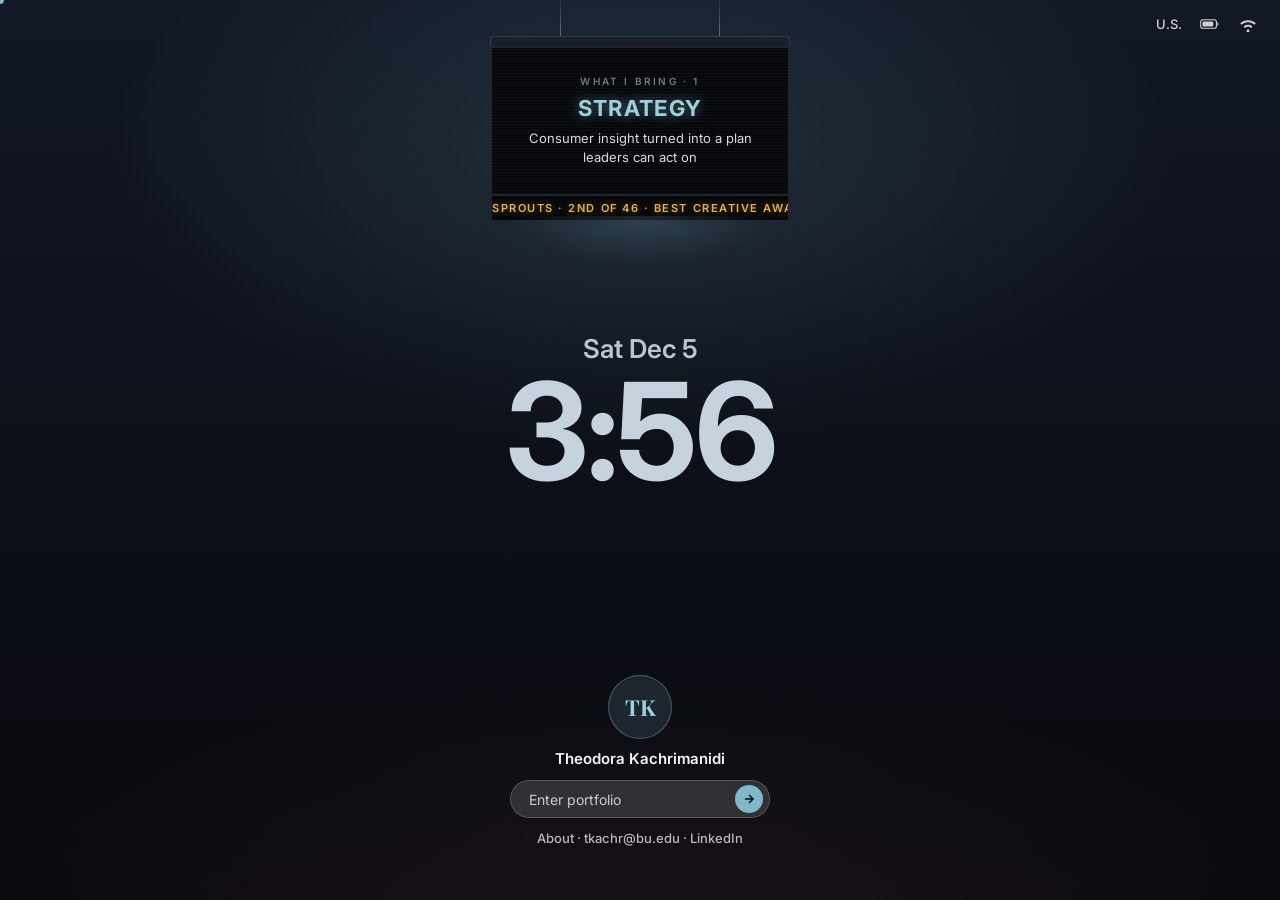
<file: index.html>
<!DOCTYPE html>
<html lang="en">
<head>
  <meta charset="UTF-8" />
  <meta name="viewport" content="width=device-width, initial-scale=1.0" />
  <title>Theodora Kachrimanidi</title>
  <meta name="description" content="Theodora Kachrimanidi: strategy, brand, and behavioral science." />
  <link rel="preconnect" href="https://fonts.googleapis.com" />
  <link rel="preconnect" href="https://fonts.gstatic.com" crossorigin />
  <link href="https://fonts.googleapis.com/css2?family=Inter:ital,wght@0,300;0,400;0,500;0,600;0,700;1,400&family=Playfair+Display:wght@700&display=swap" rel="stylesheet" />
  <style>
    * { box-sizing: border-box; margin: 0; padding: 0; }
    body { font-family: 'Inter', sans-serif; background: #0A0A0F; color: #F5F5F5; height: 100vh; overflow: hidden; cursor: none; }
    a { cursor: none; }

    #cursor { position: fixed; width: 8px; height: 8px; background: #7EB8C9; border-radius: 50%; pointer-events: none; z-index: 9999; transform: translate(-50%, -50%); transition: width 0.15s, height 0.15s; }
    #cursor.hover { width: 20px; height: 20px; background: transparent; border: 1px solid #7EB8C9; }

    /* ================= DESKTOP: lock screen ================= */
    .desk { position: fixed; inset: 0; }
    .desk-bg { position: absolute; inset: 0;
      background:
        radial-gradient(ellipse 60% 45% at 50% 18%, rgba(126,184,201,0.16) 0%, transparent 70%),
        radial-gradient(ellipse 80% 50% at 50% 110%, rgba(184,85,112,0.10) 0%, transparent 70%),
        linear-gradient(180deg, #121826 0%, #0C0F17 55%, #0A0A0F 100%); }

    .status { position: absolute; top: 14px; right: 22px; display: flex; gap: 18px; align-items: center; font-size: 13px; font-weight: 500; color: rgba(255,255,255,0.8); z-index: 3; }
    .status svg { width: 20px; height: 20px; }

    /* center-hung scoreboard */
    .board-wrap { --w: 300px; --h: 150px; position: fixed; top: 0; left: 50%; transform: translateX(-50%); display: flex; flex-direction: column; align-items: center; z-index: 2; animation: drop 1s ease 0.1s both; }
    .cables { width: 220px; height: clamp(18px, 4vh, 40px); position: relative; }
    .cables::before, .cables::after { content: ''; position: absolute; top: 0; bottom: 0; width: 1px; background: linear-gradient(rgba(255,255,255,0.05), rgba(255,255,255,0.35)); }
    .cables::before { left: 30px; } .cables::after { right: 30px; }
    .board-cap { width: var(--w); height: 10px; background: #1A1F2A; border: 1px solid rgba(255,255,255,0.12); border-bottom: none; border-radius: 4px 4px 0 0; }
    .scene { width: var(--w); height: var(--h); perspective: 900px; }
    .cube { width: 100%; height: 100%; position: relative; transform-style: preserve-3d; transform: translateZ(calc(var(--w) / -2)); animation: spin 20s cubic-bezier(.7,0,.3,1) infinite; }
    .face { position: absolute; inset: 0; background: #05070B; border: 2px solid #1E2430; display: flex; flex-direction: column; justify-content: center; align-items: center; text-align: center; padding: 14px 22px; backface-visibility: hidden; overflow: hidden; }
    .face::after { content: ''; position: absolute; inset: 0; pointer-events: none; background: repeating-linear-gradient(0deg, rgba(255,255,255,0.035) 0 1px, transparent 1px 3px); }
    .face:nth-child(1) { transform: rotateY(0deg) translateZ(calc(var(--w) / 2)); }
    .face:nth-child(2) { transform: rotateY(90deg) translateZ(calc(var(--w) / 2)); }
    .face:nth-child(3) { transform: rotateY(180deg) translateZ(calc(var(--w) / 2)); }
    .face:nth-child(4) { transform: rotateY(270deg) translateZ(calc(var(--w) / 2)); }
    .face .kicker { font-size: 10px; font-weight: 600; letter-spacing: 0.22em; color: rgba(255,255,255,0.45); margin-bottom: 8px; }
    .face h2 { font-family: 'Inter', sans-serif; font-weight: 700; font-size: 22px; letter-spacing: 0.06em; text-transform: uppercase; color: #9ECFDD; text-shadow: 0 0 12px rgba(126,184,201,0.6); margin-bottom: 8px; }
    .face p { font-size: 13px; line-height: 1.45; color: rgba(255,255,255,0.85); }
    @keyframes spin {
      0%, 20% { transform: translateZ(calc(var(--w) / -2)) rotateY(0deg); }
      25%, 45% { transform: translateZ(calc(var(--w) / -2)) rotateY(-90deg); }
      50%, 70% { transform: translateZ(calc(var(--w) / -2)) rotateY(-180deg); }
      75%, 95% { transform: translateZ(calc(var(--w) / -2)) rotateY(-270deg); }
      100% { transform: translateZ(calc(var(--w) / -2)) rotateY(-360deg); }
    }
    .ribbon { width: var(--w); height: 26px; background: #05070B; border: 2px solid #1E2430; border-top: none; overflow: hidden; display: flex; align-items: center; border-radius: 0 0 4px 4px; }
    .ribbon-track { display: flex; white-space: nowrap; animation: scroll 32s linear infinite; }
    .ribbon-track span { font-size: 11px; font-weight: 600; letter-spacing: 0.14em; text-transform: uppercase; color: #E8B04A; text-shadow: 0 0 8px rgba(232,176,74,0.5); padding-right: 40px; }
    @keyframes scroll { from { transform: translateX(0); } to { transform: translateX(-50%); } }
    .glow { width: 260px; height: 50px; margin-top: -6px; background: radial-gradient(ellipse at top, rgba(126,184,201,0.18), transparent 70%); pointer-events: none; }

    /* clock */
    .clock { position: absolute; left: 0; right: 0; top: clamp(250px, 37vh, 340px); text-align: center; z-index: 1; animation: fade 0.8s ease 0.3s both; }
    .clock .d { font-size: 26px; font-weight: 600; color: rgba(214,228,240,0.85); }
    .clock .t { font-size: clamp(110px, 15vh, 150px); font-weight: 700; line-height: 1; letter-spacing: -0.02em; color: rgba(214,228,240,0.92); }

    /* login */
    .login { position: absolute; left: 50%; bottom: clamp(36px, 6vh, 70px); transform: translateX(-50%); display: flex; flex-direction: column; align-items: center; text-align: center; z-index: 2; animation: fade 0.8s ease 0.6s both; }
    .login .avatar { width: 64px; height: 64px; border-radius: 50%; background: rgba(126,184,201,0.14); border: 1px solid rgba(126,184,201,0.4); display: flex; align-items: center; justify-content: center; font-family: 'Playfair Display', serif; font-size: 22px; font-weight: 700; color: #9ECFDD; margin-bottom: 10px; }
    .login .who { font-size: 15px; font-weight: 600; margin-bottom: 12px; }
    .field { width: 260px; height: 38px; border-radius: 19px; background: rgba(255,255,255,0.14); backdrop-filter: blur(18px); border: 1px solid rgba(255,255,255,0.18); display: flex; align-items: center; justify-content: space-between; padding: 0 6px 0 18px; text-decoration: none; color: rgba(255,255,255,0.75); font-size: 14px; transition: background 0.2s, border-color 0.2s; }
    .field:hover { background: rgba(255,255,255,0.2); border-color: rgba(126,184,201,0.6); }
    .field .go { width: 28px; height: 28px; border-radius: 50%; background: #7EB8C9; color: #0A0A0F; display: flex; align-items: center; justify-content: center; }
    .field .go svg { width: 14px; height: 14px; }
    .hint { margin-top: 12px; font-size: 13px; font-weight: 500; color: rgba(255,255,255,0.7); }
    .hint a { color: rgba(255,255,255,0.7); text-decoration: none; }
    .hint a:hover { color: #9ECFDD; }

    @keyframes drop { from { opacity: 0; transform: translate(-50%, -30px); } to { opacity: 1; transform: translate(-50%, 0); } }
    @keyframes fade { from { opacity: 0; } to { opacity: 1; } }
    @media (prefers-reduced-motion: reduce) { .cube, .ribbon-track { animation: none; } }

    /* ================= PHONE ================= */
    .mob { display: none; }
    .m-bg { position: fixed; inset: 0; background: radial-gradient(ellipse 90% 30% at 50% 8%, rgba(126,184,201,0.14) 0%, transparent 70%), linear-gradient(180deg, #121826 0%, #0C0F17 55%, #0A0A0F 100%); z-index: 0; }
    .login-card { position: fixed; top: 52%; left: 50%; transform: translate(-50%, -50%); display: flex; flex-direction: column; align-items: center; text-align: center; z-index: 2; width: 90%; }
    .login-card .avatar { width: 88px; height: 88px; border-radius: 50%; background: rgba(126,184,201,0.08); border: 1px solid rgba(126,184,201,0.2); display: flex; align-items: center; justify-content: center; font-family: 'Playfair Display', serif; font-size: 26px; font-weight: 700; color: #7EB8C9; margin-bottom: 16px; }
    .login-card .name { font-family: 'Playfair Display', serif; font-size: 20px; font-weight: 700; margin-bottom: 8px; }
    .login-card .role { font-size: 11px; color: rgba(255,255,255,0.55); letter-spacing: 0.08em; text-transform: uppercase; margin-bottom: 6px; }
    .login-card .disciplines { font-size: 10px; color: rgba(255,255,255,0.35); letter-spacing: 0.08em; text-transform: uppercase; margin-bottom: 20px; }
    .login-card .pill { display: inline-block; padding: 3px 10px; border: 1px solid rgba(126,184,201,0.3); border-radius: 20px; color: rgba(126,184,201,0.8); font-size: 9px; font-weight: 500; letter-spacing: 0.08em; text-transform: uppercase; margin-bottom: 20px; }
    .login-card .typewriter { font-size: 12px; font-style: italic; color: rgba(255,255,255,0.4); margin-bottom: 24px; min-height: 18px; transition: opacity 0.4s; max-width: 300px; line-height: 1.5; }
    .enter-btn { display: flex; align-items: center; gap: 8px; padding: 9px 24px; background: #7EB8C9; border-radius: 20px; color: #0A0A0F; font-size: 13px; font-weight: 500; text-decoration: none; margin-bottom: 28px; }
    .enter-btn svg { width: 14px; height: 14px; }
    .contact-links { display: flex; gap: 16px; align-items: center; }
    .contact-links a { font-size: 11px; color: rgba(255,255,255,0.45); text-decoration: none; }
    .contact-links span { color: rgba(255,255,255,0.15); font-size: 10px; }
    .bottom-bar { position: fixed; bottom: 28px; left: 50%; transform: translateX(-50%); display: flex; gap: 28px; z-index: 2; }
    .bottom-bar a { display: flex; flex-direction: column; align-items: center; gap: 5px; text-decoration: none; color: rgba(255,255,255,0.4); font-size: 10px; letter-spacing: 0.04em; }
    .bottom-bar svg { width: 18px; height: 18px; opacity: 0.55; }

    @media (max-width: 900px) {
      body { cursor: auto; }
      a { cursor: pointer; }
      #cursor, .desk { display: none; }
      .mob { display: block; }
      .board-wrap { --w: 264px; --h: 124px; }
      .cables { height: 14px; }
      .face { padding: 10px 16px; }
      .face .kicker { font-size: 9px; margin-bottom: 6px; }
      .face h2 { font-size: 18px; margin-bottom: 6px; }
      .face p { font-size: 12px; }
      .ribbon { height: 22px; }
      .ribbon-track span { font-size: 10px; }
      .glow { display: none; }
      .login-card { top: calc(50% + 70px); }
      .login-card .avatar { width: 72px; height: 72px; font-size: 22px; margin-bottom: 12px; }
      .login-card .disciplines { margin-bottom: 14px; }
      .login-card .pill { margin-bottom: 14px; }
      .login-card .typewriter { margin-bottom: 18px; }
      .enter-btn { margin-bottom: 20px; }
    }
  </style>
</head>
<body>

  <div id="cursor"></div>

  <!-- ===== SCOREBOARD (desktop and phone) ===== -->
  <div class="board-wrap" aria-label="What I bring">
    <div class="cables"></div>
    <div class="board-cap"></div>
    <div class="scene">
      <div class="cube">
        <div class="face"><div class="kicker">WHAT I BRING · 1</div><h2>Strategy</h2><p>Consumer insight turned into a plan leaders can act on</p></div>
        <div class="face"><div class="kicker">WHAT I BRING · 2</div><h2>Brand</h2><p>Building the pull that makes people choose you, and come back</p></div>
        <div class="face"><div class="kicker">WHAT I BRING · 3</div><h2>Behavioral Science</h2><p>Psychology honors, applied to why fans and customers choose</p></div>
        <div class="face"><div class="kicker">WHAT I BRING · 4</div><h2>Analytics</h2><p>Pricing, regression, and lifetime value models in Excel</p></div>
      </div>
    </div>
    <div class="ribbon">
      <div class="ribbon-track">
        <span>Sprouts · 2nd of 46 · Best Creative Award</span><span>NEREID · Best Client Work of 20 teams</span><span>Fischer Sports · Top 3 of 20</span><span>Top 10% of MS cohort</span><span>Available now · Boston and New York</span>
        <span>Sprouts · 2nd of 46 · Best Creative Award</span><span>NEREID · Best Client Work of 20 teams</span><span>Fischer Sports · Top 3 of 20</span><span>Top 10% of MS cohort</span><span>Available now · Boston and New York</span>
      </div>
    </div>
    <div class="glow"></div>
  </div>

  <!-- ===== DESKTOP ===== -->
  <div class="desk">
    <div class="desk-bg"></div>

    <div class="status" aria-hidden="true">
      <span>U.S.</span>
      <svg viewBox="0 0 28 20" fill="none" stroke="currentColor" stroke-width="1.5"><rect x="1" y="4" width="22" height="12" rx="3"/><rect x="3.5" y="6.5" width="15" height="7" rx="1.5" fill="currentColor" stroke="none"/><path d="M25 8v4"/></svg>
      <svg viewBox="0 0 24 24" fill="currentColor"><path d="M12 18.5a1.75 1.75 0 1 0 0 3.5 1.75 1.75 0 0 0 0-3.5zM12 13c-2.1 0-4 .8-5.4 2.2l1.6 1.6c1-1 2.3-1.5 3.8-1.5s2.8.6 3.8 1.5l1.6-1.6C16 13.8 14.1 13 12 13zm0-5.5c-3.6 0-6.9 1.4-9.3 3.8l1.6 1.6C6.3 10.9 9 9.8 12 9.8s5.7 1.1 7.7 3.1l1.6-1.6C18.9 8.9 15.6 7.5 12 7.5z"/></svg>
    </div>

    <div class="clock">
      <div class="d" id="d-date">Thu Oct 8</div>
      <div class="t" id="d-time">4:29</div>
    </div>

    <div class="login">
      <div class="avatar">TK</div>
      <div class="who">Theodora Kachrimanidi</div>
      <a class="field" href="projects.html">
        <span>Enter portfolio</span>
        <span class="go"><svg viewBox="0 0 24 24" fill="none" stroke="currentColor" stroke-width="2.5"><path d="M5 12h14M12 5l7 7-7 7"/></svg></span>
      </a>
      <div class="hint"><a href="about.html">About</a> · <a href="mailto:tkachr@bu.edu">tkachr@bu.edu</a> · <a href="https://linkedin.com/in/theodorakachrimanidi" target="_blank" rel="noreferrer">LinkedIn</a></div>
    </div>
  </div>

  <!-- ===== PHONE ===== -->
  <div class="mob">
    <div class="m-bg"></div>
    <div class="login-card">
      <div class="avatar">TK</div>
      <div class="name">Theodora Kachrimanidi</div>
      <div class="role">Strategy · Brand · Behavioral Science</div>
      <div class="disciplines">consumer insight · customer experience · analytics</div>
      <div class="pill">Available now</div>
      <div class="typewriter" id="typewriter"></div>
      <a href="projects.html" class="enter-btn">Enter <svg viewBox="0 0 24 24" fill="none" stroke="currentColor" stroke-width="2"><path d="M5 12h14M12 5l7 7-7 7"/></svg></a>
      <div class="contact-links">
        <a href="mailto:tkachr@bu.edu">tkachr@bu.edu</a><span>·</span>
        <a href="https://linkedin.com/in/theodorakachrimanidi" target="_blank" rel="noreferrer">LinkedIn</a><span>·</span>
        <a href="about.html">About</a>
      </div>
    </div>
    <div class="bottom-bar">
      <a href="projects.html"><svg viewBox="0 0 24 24" fill="none" stroke="currentColor" stroke-width="1.5"><path d="M3 7h6l2 2h10v10H3z"/></svg>Work</a>
      <a href="about.html"><svg viewBox="0 0 24 24" fill="none" stroke="currentColor" stroke-width="1.5"><circle cx="12" cy="8" r="4"/><path d="M4 20c0-4 3.6-7 8-7s8 3 8 7"/></svg>About</a>
      <a href="mailto:tkachr@bu.edu"><svg viewBox="0 0 24 24" fill="none" stroke="currentColor" stroke-width="1.5"><rect x="2" y="4" width="20" height="16" rx="2"/><path d="M2 7l10 7 10-7"/></svg>Email</a>
    </div>
  </div>

  <script>
    const cursor = document.getElementById('cursor');
    document.addEventListener('mousemove', e => { cursor.style.left = e.clientX + 'px'; cursor.style.top = e.clientY + 'px'; });
    document.querySelectorAll('a').forEach(el => {
      el.addEventListener('mouseenter', () => cursor.classList.add('hover'));
      el.addEventListener('mouseleave', () => cursor.classList.remove('hover'));
    });

    const daysS = ['Sun','Mon','Tue','Wed','Thu','Fri','Sat'];
    const monsS = ['Jan','Feb','Mar','Apr','May','Jun','Jul','Aug','Sep','Oct','Nov','Dec'];
    function tick() {
      const n = new Date();
      const mm = n.getMinutes().toString().padStart(2, '0');
      document.getElementById('d-time').textContent = ((n.getHours() % 12) || 12) + ':' + mm;
      document.getElementById('d-date').textContent = daysS[n.getDay()] + ' ' + monsS[n.getMonth()] + ' ' + n.getDate();
    }
    tick(); setInterval(tick, 1000);

    const phrases = ['understanding why people choose what they choose', 'turning consumer insight into strategy', 'behavioral science meets brand and data'];
    let pi = 0;
    const tw = document.getElementById('typewriter');
    tw.textContent = phrases[0];
    setInterval(() => {
      tw.style.opacity = 0;
      setTimeout(() => { pi = (pi + 1) % phrases.length; tw.textContent = phrases[pi]; tw.style.opacity = 1; }, 400);
    }, 3500);
  </script>
</body>
</html>
</file>
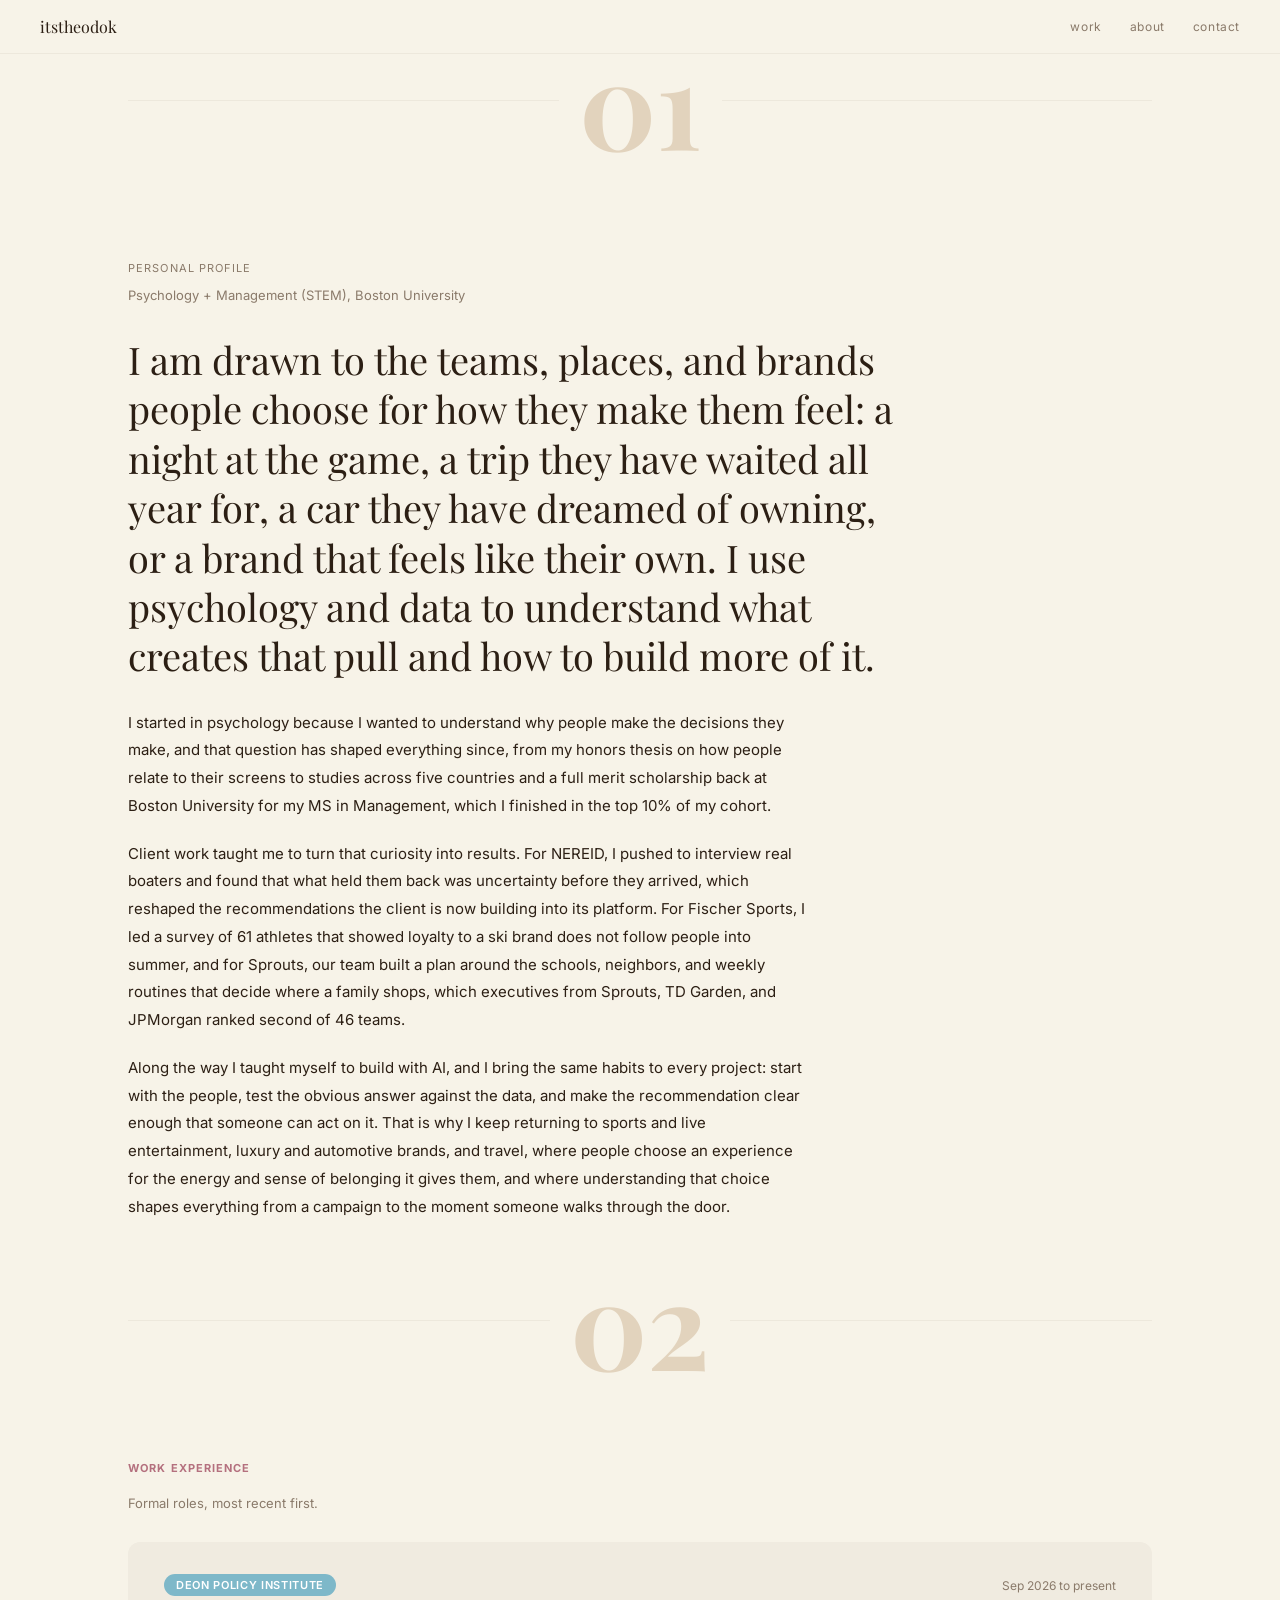
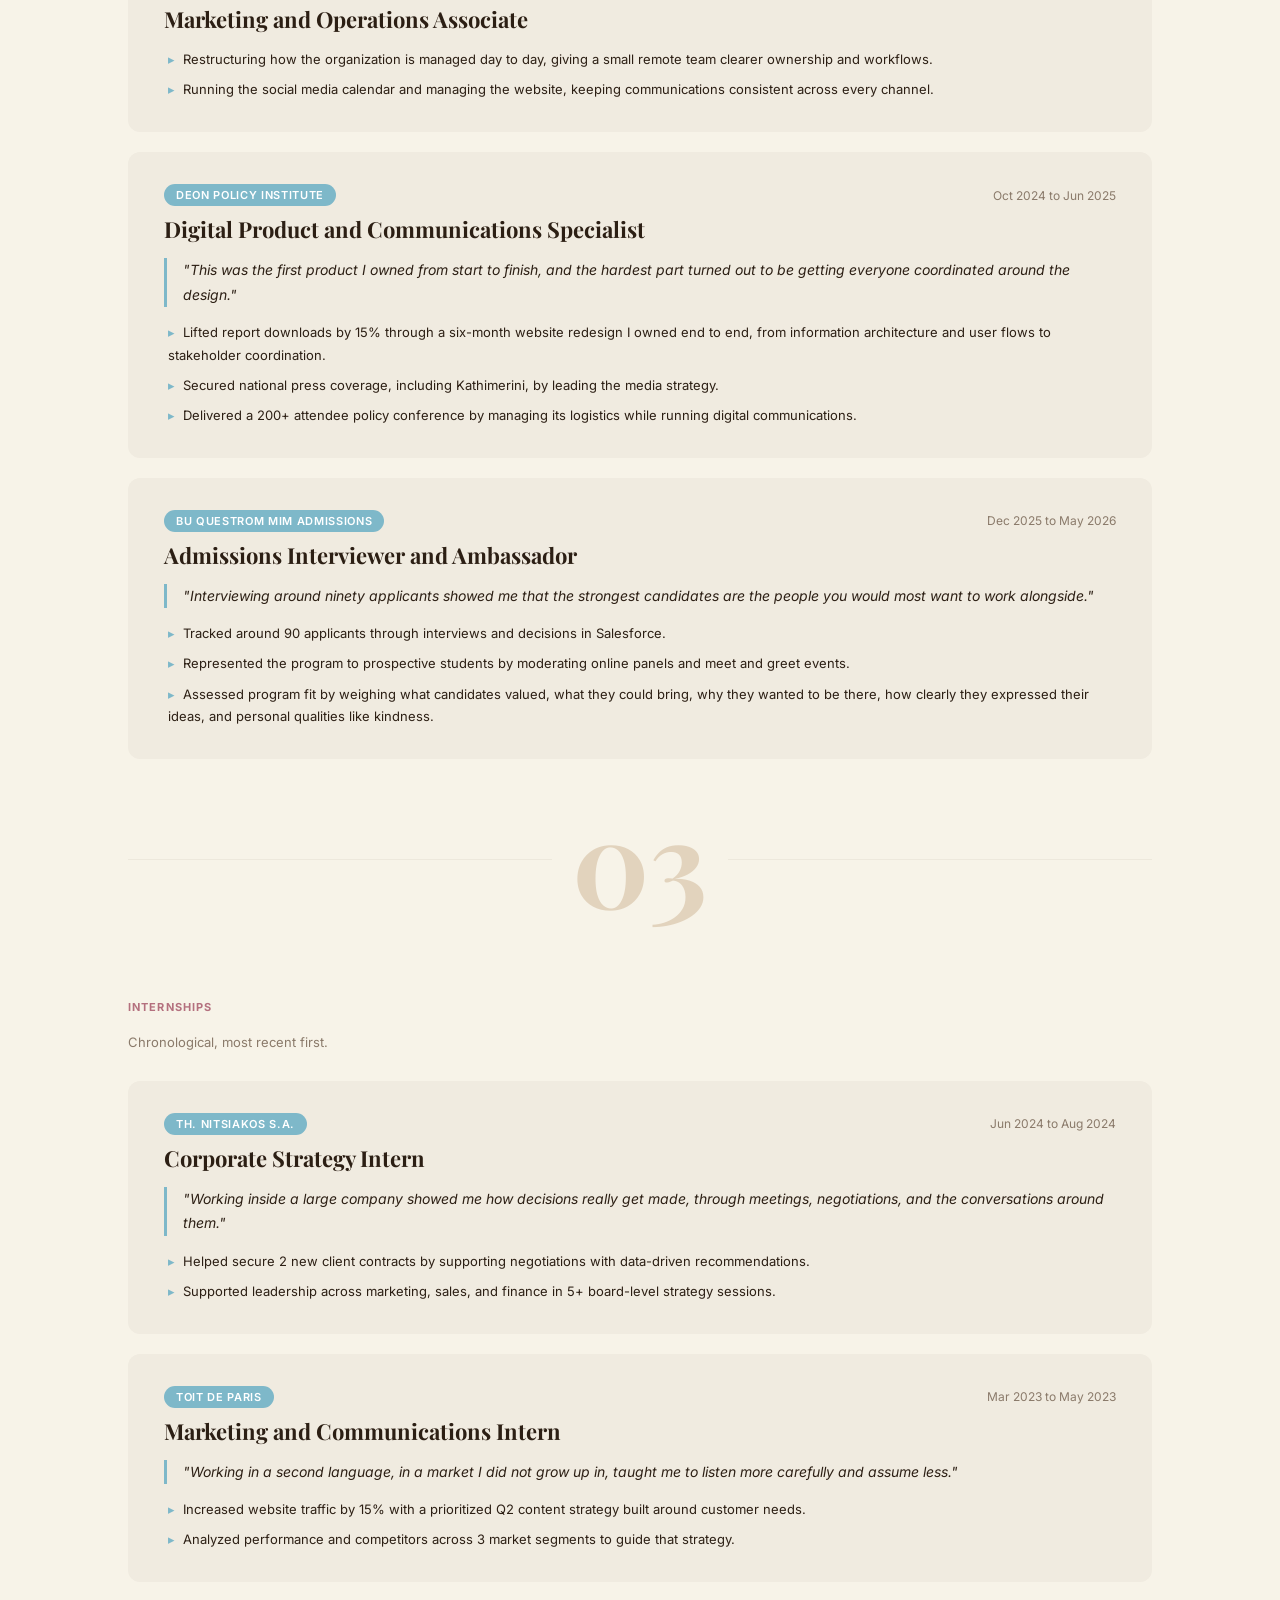
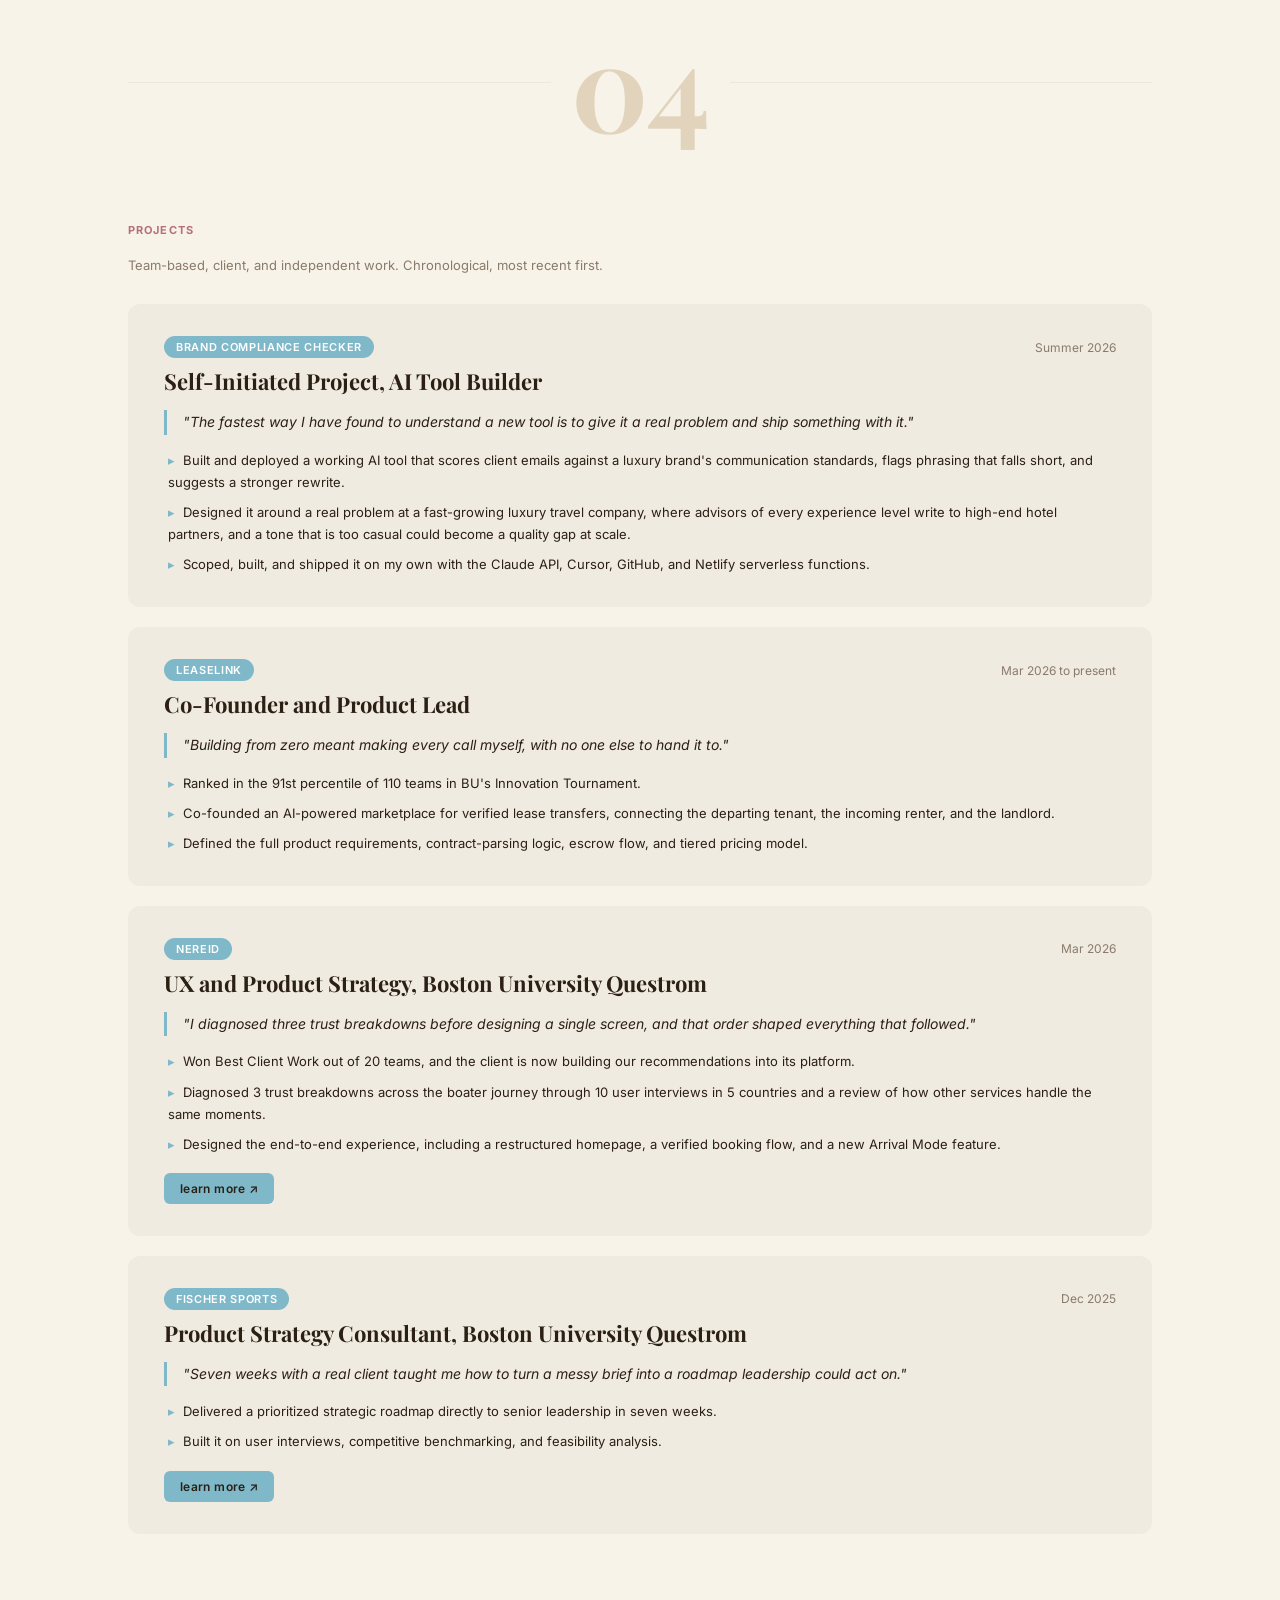
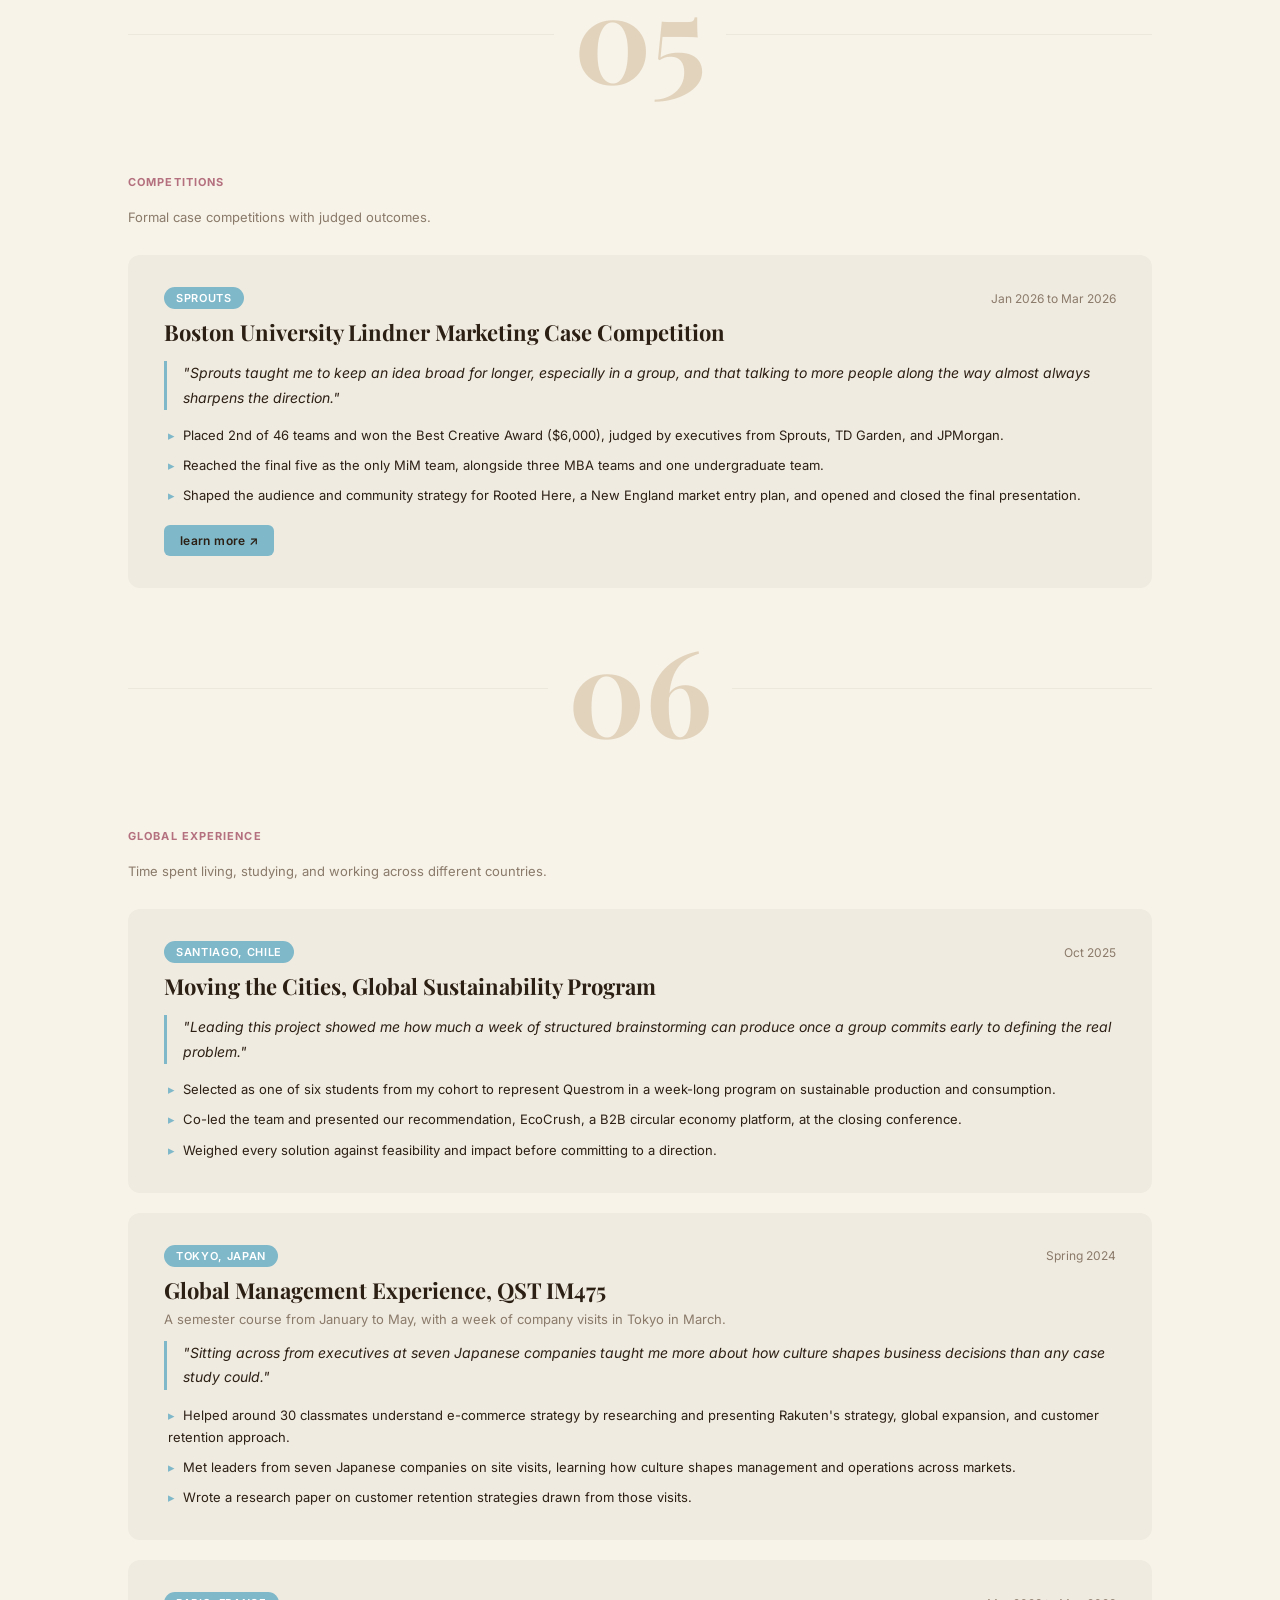
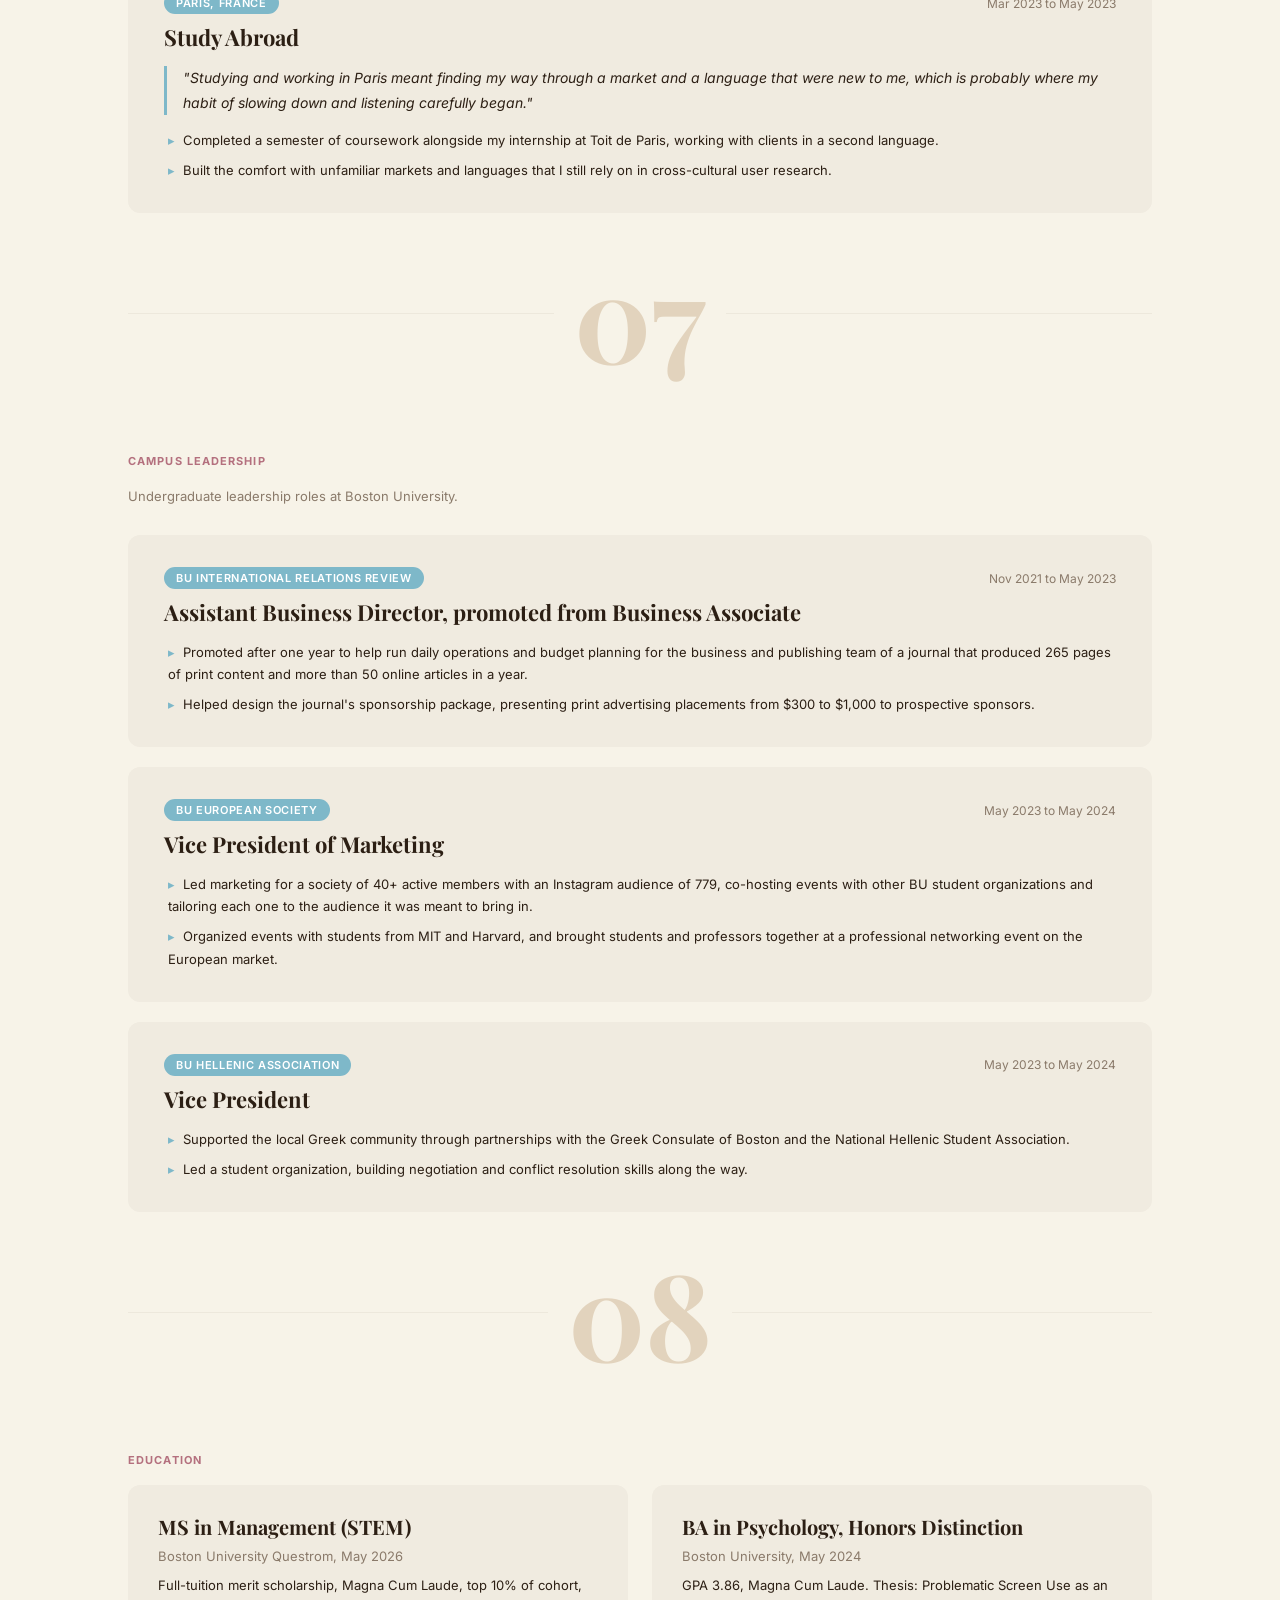
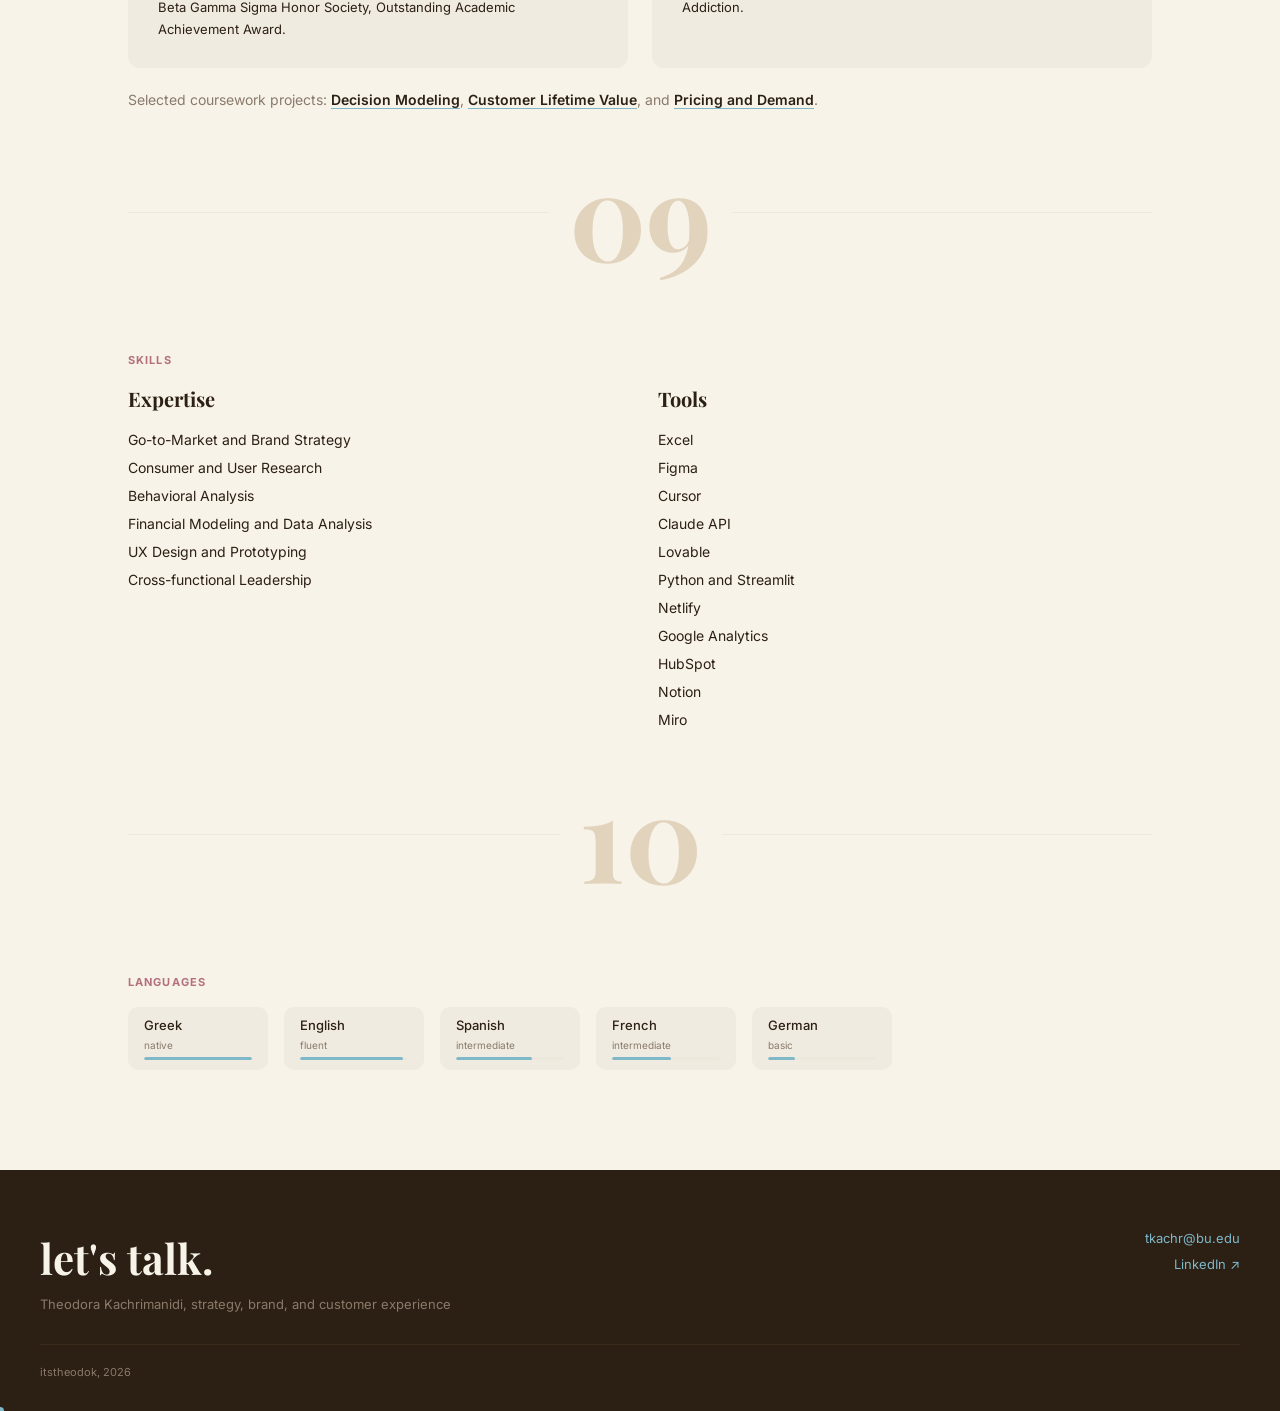
<file: about.html>
<!DOCTYPE html>
<html lang="en">
<head>
<meta charset="UTF-8" />
<meta name="viewport" content="width=device-width, initial-scale=1.0" />
<title>About, itstheodok</title>
<meta name="description" content="About Theodora Kachrimanidi and her experience." />
<link rel="preconnect" href="https://fonts.googleapis.com" />
<link rel="preconnect" href="https://fonts.gstatic.com" crossorigin />
<link href="https://fonts.googleapis.com/css2?family=Inter:ital,wght@0,400;0,500;1,400&family=Playfair+Display:wght@700&display=swap" rel="stylesheet" />
<style>
* { box-sizing: border-box; margin: 0; padding: 0; }
html { scroll-behavior: smooth; }
body { font-family: 'Inter', sans-serif; background: #F7F3E8; color: #2C1F14; cursor: none; }
a { text-decoration: none; }
ul { list-style: none; }
.site-nav { position: fixed; top: 0; left: 0; width: 100%; background: #F7F3E8; border-bottom: 1px solid #EDE8DC; padding: 16px 40px; display: flex; justify-content: space-between; align-items: center; z-index: 100; }
.site-nav .nav-logo { font-family: 'Playfair Display', serif; font-size: 16px; color: #2C1F14; }
.site-nav .nav-links { display: flex; gap: 28px; align-items: center; }
.site-nav .nav-links a { font-family: 'Inter', sans-serif; font-size: 12px; color: #8A7A6A; letter-spacing: 0.05em; text-transform: lowercase; }
.site-nav .nav-links a:hover { color: #7EB8C9; }
main { padding-top: 100px; }
.about-section { padding: 100px 10%; position: relative; }
.about-section:first-of-type { padding-top: 120px; }
.section-divider { position: relative; margin: 0 10% 40px; height: 1px; display: flex; align-items: center; justify-content: center; }
.section-divider::before { content: ''; position: absolute; inset: 0; border-top: 1px solid #EDE8DC; }
.section-divider span { position: relative; z-index: 1; font-family: 'Playfair Display', serif; font-size: 120px; font-weight: 700; line-height: 1; color: #E2D3BD; background: #F7F3E8; padding: 0 20px; }
.section-label { font-family: 'Inter', sans-serif; font-size: 11px; letter-spacing: 0.1em; text-transform: uppercase; color: #8A7A6A; margin-bottom: 18px; }
.section-label.accent { color: #B4707E; }
.section-sublabel { font-family: 'Inter', sans-serif; font-size: 13px; color: #8A7A6A; margin-bottom: 28px; max-width: 560px; line-height: 1.6; }
.profile-label { font-family: 'Inter', sans-serif; font-size: 11px; letter-spacing: 0.1em; text-transform: uppercase; color: #8A7A6A; margin-bottom: 12px; }
.profile-meta { font-family: 'Inter', sans-serif; font-size: 13px; color: #8A7A6A; margin-bottom: 32px; }
.pull-quote { font-family: 'Playfair Display', serif; font-size: clamp(26px,3vw,38px); line-height: 1.3; color: #2C1F14; max-width: 780px; margin-bottom: 28px; }
.profile-copy { font-family: 'Inter', sans-serif; font-size: 15px; line-height: 1.85; color: #2C1F14; max-width: 680px; }
.profile-copy + .profile-copy { margin-top: 20px; }
.experience-list { display: grid; gap: 20px; }
.exp-card { background: #F0EBE0; border-radius: 12px; padding: 32px 36px; transition: background 0.2s ease; }
.exp-card:hover { background: #EAE4D8; }
.exp-top { display: flex; justify-content: space-between; align-items: center; gap: 16px; }
.company-pill { display: inline-block; background: #7EB8C9; color: #fff; border-radius: 20px; padding: 4px 12px; font-family: 'Inter', sans-serif; font-size: 11px; font-weight: 600; letter-spacing: 0.06em; text-transform: uppercase; }
.exp-date { font-family: 'Inter', sans-serif; font-size: 12px; color: #8A7A6A; }
.exp-role { font-family: 'Playfair Display', serif; font-size: 22px; font-weight: 700; color: #2C1F14; margin: 8px 0 14px; }
.exp-sub { font-family: 'Inter', sans-serif; font-size: 13px; color: #8A7A6A; margin: -8px 0 14px; }
.exp-quote { border-left: 3px solid #7EB8C9; padding-left: 16px; font-family: 'Inter', sans-serif; font-size: 14px; font-style: italic; line-height: 1.75; color: #2C1F14; margin-bottom: 14px; }
.exp-card ul { display: grid; gap: 8px; }
.exp-card li { font-family: 'Inter', sans-serif; font-size: 13px; line-height: 1.7; color: #2C1F14; padding-left: 4px; }
.exp-card li::before { content: '▸'; color: #7EB8C9; margin-right: 8px; }
.exp-link { display: inline-flex; align-items: center; gap: 6px; margin-top: 18px; background: #7EB8C9; color: #2C1F14; font-family: 'Inter', sans-serif; font-size: 12px; font-weight: 600; letter-spacing: 0.03em; padding: 8px 16px; border-radius: 6px; text-decoration: none; transition: opacity 0.15s ease; }
.exp-link:hover { opacity: 0.75; }
.education-grid { display: grid; grid-template-columns: 1fr 1fr; gap: 24px; }
.edu-card { background: #F0EBE0; border-radius: 12px; padding: 28px 30px; }
.edu-title { font-family: 'Playfair Display', serif; font-size: 20px; color: #2C1F14; margin-bottom: 8px; }
.edu-meta { font-family: 'Inter', sans-serif; font-size: 13px; color: #8A7A6A; margin-bottom: 10px; }
.edu-details { font-family: 'Inter', sans-serif; font-size: 13px; line-height: 1.7; color: #2C1F14; }
.edu-coursework { font-family: 'Inter', sans-serif; font-size: 14px; line-height: 1.7; color: #8A7A6A; margin-top: 20px; }
.edu-coursework a { color: #2C1F14; font-weight: 600; border-bottom: 1px solid #7EB8C9; }
.edu-coursework a:hover { color: #7EB8C9; }
.skills-grid { display: grid; grid-template-columns: 1fr 1fr; gap: 36px; }
.skills-grid h3 { font-family: 'Playfair Display', serif; font-size: 20px; color: #2C1F14; margin-bottom: 14px; }
.skills-grid p { font-family: 'Inter', sans-serif; font-size: 14px; line-height: 2; color: #2C1F14; }
.language-row { display: flex; gap: 16px; flex-wrap: wrap; }
.lang-pill { background: #F0EBE0; border-radius: 10px; padding: 10px 16px; display: flex; flex-direction: column; gap: 6px; min-width: 140px; }
.lang-pill strong { font-family: 'Inter', sans-serif; font-size: 13px; font-weight: 500; color: #2C1F14; }
.lang-pill span { font-family: 'Inter', sans-serif; font-size: 10px; color: #8A7A6A; }
.lang-bar { width: 100%; height: 3px; background: #EDE8DC; border-radius: 2px; overflow: hidden; }
.lang-bar > i { display: block; height: 100%; background: #7EB8C9; border-radius: 2px; }
footer { background: #2C1F14; padding: 60px 40px 32px; }
.footer-grid { display: grid; grid-template-columns: 1fr 1fr; gap: 24px; }
.footer-left h2 { font-family: 'Playfair Display', serif; font-size: 42px; color: #F7F3E8; margin-bottom: 10px; }
.footer-left p { font-family: 'Inter', sans-serif; font-size: 13px; color: #8A7A6A; }
.footer-right { display: flex; flex-direction: column; gap: 10px; align-items: flex-end; }
.footer-right a { font-family: 'Inter', sans-serif; font-size: 13px; color: #7EB8C9; }
.footer-bottom { border-top: 1px solid #3A2A1A; margin-top: 32px; padding-top: 20px; display: flex; justify-content: space-between; }
.footer-bottom span { font-family: 'Inter', sans-serif; font-size: 11px; color: #8A7A6A; }
@media (max-width: 768px) {
  .site-nav { padding: 16px 6%; }
  .about-section { padding: 44px 6%; }
  .about-section:first-of-type { padding-top: 56px; }
  .section-divider { margin: 0 6% 40px; }
  .section-divider span { font-size: 72px; padding: 0 14px; }
  .exp-card { padding: 24px 22px; }
  .pull-quote { font-size: 26px; }
  .education-grid, .skills-grid, .footer-grid { grid-template-columns: 1fr; }
  .footer-right { align-items: flex-start; }
  .exp-top { flex-direction: column; align-items: flex-start; }
}
</style>
</head>
<body>
<nav class="site-nav">
<a class="nav-logo" href="index.html">itstheodok</a>
<div class="nav-links">
<a href="projects.html">work</a>
<a href="about.html">about</a>
<a href="#contact">contact</a>
</div>
</nav>
<main>

<div class="section-divider"><span>01</span></div>
<section class="about-section">
<p class="profile-label">Personal Profile</p>
<p class="profile-meta">Psychology + Management (STEM), Boston University</p>
<p class="pull-quote">I am drawn to the teams, places, and brands people choose for how they make them feel: a night at the game, a trip they have waited all year for, a car they have dreamed of owning, or a brand that feels like their own. I use psychology and data to understand what creates that pull and how to build more of it.</p>
<p class="profile-copy">I started in psychology because I wanted to understand why people make the decisions they make, and that question has shaped everything since, from my honors thesis on how people relate to their screens to studies across five countries and a full merit scholarship back at Boston University for my MS in Management, which I finished in the top 10% of my cohort.</p>
<p class="profile-copy">Client work taught me to turn that curiosity into results. For NEREID, I pushed to interview real boaters and found that what held them back was uncertainty before they arrived, which reshaped the recommendations the client is now building into its platform. For Fischer Sports, I led a survey of 61 athletes that showed loyalty to a ski brand does not follow people into summer, and for Sprouts, our team built a plan around the schools, neighbors, and weekly routines that decide where a family shops, which executives from Sprouts, TD Garden, and JPMorgan ranked second of 46 teams.</p>
<p class="profile-copy">Along the way I taught myself to build with AI, and I bring the same habits to every project: start with the people, test the obvious answer against the data, and make the recommendation clear enough that someone can act on it. That is why I keep returning to sports and live entertainment, luxury and automotive brands, and travel, where people choose an experience for the energy and sense of belonging it gives them, and where understanding that choice shapes everything from a campaign to the moment someone walks through the door.</p>
</section>

<div class="section-divider"><span>02</span></div>
<section class="about-section">
<h3 class="section-label accent">Work Experience</h3>
<p class="section-sublabel">Formal roles, most recent first.</p>
<div class="experience-list">

<article class="exp-card">
<div class="exp-top">
<span class="company-pill">Deon Policy Institute</span>
<span class="exp-date">Sep 2026 to present</span>
</div>
<h4 class="exp-role">Marketing and Operations Associate</h4>
<ul>
<li>Restructuring how the organization is managed day to day, giving a small remote team clearer ownership and workflows.</li>
<li>Running the social media calendar and managing the website, keeping communications consistent across every channel.</li>
</ul>
</article>

<article class="exp-card">
<div class="exp-top">
<span class="company-pill">Deon Policy Institute</span>
<span class="exp-date">Oct 2024 to Jun 2025</span>
</div>
<h4 class="exp-role">Digital Product and Communications Specialist</h4>
<p class="exp-quote">"This was the first product I owned from start to finish, and the hardest part turned out to be getting everyone coordinated around the design."</p>
<ul>
<li>Lifted report downloads by 15% through a six-month website redesign I owned end to end, from information architecture and user flows to stakeholder coordination.</li>
<li>Secured national press coverage, including Kathimerini, by leading the media strategy.</li>
<li>Delivered a 200+ attendee policy conference by managing its logistics while running digital communications.</li>
</ul>
</article>

<article class="exp-card">
<div class="exp-top">
<span class="company-pill">BU Questrom MiM Admissions</span>
<span class="exp-date">Dec 2025 to May 2026</span>
</div>
<h4 class="exp-role">Admissions Interviewer and Ambassador</h4>
<p class="exp-quote">"Interviewing around ninety applicants showed me that the strongest candidates are the people you would most want to work alongside."</p>
<ul>
<li>Tracked around 90 applicants through interviews and decisions in Salesforce.</li>
<li>Represented the program to prospective students by moderating online panels and meet and greet events.</li>
<li>Assessed program fit by weighing what candidates valued, what they could bring, why they wanted to be there, how clearly they expressed their ideas, and personal qualities like kindness.</li>
</ul>
</article>

</div>
</section>

<div class="section-divider"><span>03</span></div>
<section class="about-section">
<h3 class="section-label accent">Internships</h3>
<p class="section-sublabel">Chronological, most recent first.</p>
<div class="experience-list">

<article class="exp-card">
<div class="exp-top">
<span class="company-pill">Th. Nitsiakos S.A.</span>
<span class="exp-date">Jun 2024 to Aug 2024</span>
</div>
<h4 class="exp-role">Corporate Strategy Intern</h4>
<p class="exp-quote">"Working inside a large company showed me how decisions really get made, through meetings, negotiations, and the conversations around them."</p>
<ul>
<li>Helped secure 2 new client contracts by supporting negotiations with data-driven recommendations.</li>
<li>Supported leadership across marketing, sales, and finance in 5+ board-level strategy sessions.</li>
</ul>
</article>

<article class="exp-card">
<div class="exp-top">
<span class="company-pill">Toit de Paris</span>
<span class="exp-date">Mar 2023 to May 2023</span>
</div>
<h4 class="exp-role">Marketing and Communications Intern</h4>
<p class="exp-quote">"Working in a second language, in a market I did not grow up in, taught me to listen more carefully and assume less."</p>
<ul>
<li>Increased website traffic by 15% with a prioritized Q2 content strategy built around customer needs.</li>
<li>Analyzed performance and competitors across 3 market segments to guide that strategy.</li>
</ul>
</article>

</div>
</section>

<div class="section-divider"><span>04</span></div>
<section class="about-section">
<h3 class="section-label accent">Projects</h3>
<p class="section-sublabel">Team-based, client, and independent work. Chronological, most recent first.</p>
<div class="experience-list">

<article class="exp-card">
<div class="exp-top">
<span class="company-pill">Brand Compliance Checker</span>
<span class="exp-date">Summer 2026</span>
</div>
<h4 class="exp-role">Self-Initiated Project, AI Tool Builder</h4>
<p class="exp-quote">"The fastest way I have found to understand a new tool is to give it a real problem and ship something with it."</p>
<ul>
<li>Built and deployed a working AI tool that scores client emails against a luxury brand's communication standards, flags phrasing that falls short, and suggests a stronger rewrite.</li>
<li>Designed it around a real problem at a fast-growing luxury travel company, where advisors of every experience level write to high-end hotel partners, and a tone that is too casual could become a quality gap at scale.</li>
<li>Scoped, built, and shipped it on my own with the Claude API, Cursor, GitHub, and Netlify serverless functions.</li>
</ul>
</article>

<article class="exp-card">
<div class="exp-top">
<span class="company-pill">LeaseLink</span>
<span class="exp-date">Mar 2026 to present</span>
</div>
<h4 class="exp-role">Co-Founder and Product Lead</h4>
<p class="exp-quote">"Building from zero meant making every call myself, with no one else to hand it to."</p>
<ul>
<li>Ranked in the 91st percentile of 110 teams in BU's Innovation Tournament.</li>
<li>Co-founded an AI-powered marketplace for verified lease transfers, connecting the departing tenant, the incoming renter, and the landlord.</li>
<li>Defined the full product requirements, contract-parsing logic, escrow flow, and tiered pricing model.</li>
</ul>
</article>

<article class="exp-card">
<div class="exp-top">
<span class="company-pill">NEREID</span>
<span class="exp-date">Mar 2026</span>
</div>
<h4 class="exp-role">UX and Product Strategy, Boston University Questrom</h4>
<p class="exp-quote">"I diagnosed three trust breakdowns before designing a single screen, and that order shaped everything that followed."</p>
<ul>
<li>Won Best Client Work out of 20 teams, and the client is now building our recommendations into its platform.</li>
<li>Diagnosed 3 trust breakdowns across the boater journey through 10 user interviews in 5 countries and a review of how other services handle the same moments.</li>
<li>Designed the end-to-end experience, including a restructured homepage, a verified booking flow, and a new Arrival Mode feature.</li>
</ul>
<a class="exp-link" href="nereid.html">learn more ↗</a>
</article>

<article class="exp-card">
<div class="exp-top">
<span class="company-pill">Fischer Sports</span>
<span class="exp-date">Dec 2025</span>
</div>
<h4 class="exp-role">Product Strategy Consultant, Boston University Questrom</h4>
<p class="exp-quote">"Seven weeks with a real client taught me how to turn a messy brief into a roadmap leadership could act on."</p>
<ul>
<li>Delivered a prioritized strategic roadmap directly to senior leadership in seven weeks.</li>
<li>Built it on user interviews, competitive benchmarking, and feasibility analysis.</li>
</ul>
<a class="exp-link" href="fischer.html">learn more ↗</a>
</article>

</div>
</section>

<div class="section-divider"><span>05</span></div>
<section class="about-section">
<h3 class="section-label accent">Competitions</h3>
<p class="section-sublabel">Formal case competitions with judged outcomes.</p>
<div class="experience-list">

<article class="exp-card">
<div class="exp-top">
<span class="company-pill">Sprouts</span>
<span class="exp-date">Jan 2026 to Mar 2026</span>
</div>
<h4 class="exp-role">Boston University Lindner Marketing Case Competition</h4>
<p class="exp-quote">"Sprouts taught me to keep an idea broad for longer, especially in a group, and that talking to more people along the way almost always sharpens the direction."</p>
<ul>
<li>Placed 2nd of 46 teams and won the Best Creative Award ($6,000), judged by executives from Sprouts, TD Garden, and JPMorgan.</li>
<li>Reached the final five as the only MiM team, alongside three MBA teams and one undergraduate team.</li>
<li>Shaped the audience and community strategy for Rooted Here, a New England market entry plan, and opened and closed the final presentation.</li>
</ul>
<a class="exp-link" href="sprouts.html">learn more ↗</a>
</article>

</div>
</section>

<div class="section-divider"><span>06</span></div>
<section class="about-section">
<h3 class="section-label accent">Global Experience</h3>
<p class="section-sublabel">Time spent living, studying, and working across different countries.</p>
<div class="experience-list">

<article class="exp-card">
<div class="exp-top">
<span class="company-pill">Santiago, Chile</span>
<span class="exp-date">Oct 2025</span>
</div>
<h4 class="exp-role">Moving the Cities, Global Sustainability Program</h4>
<p class="exp-quote">"Leading this project showed me how much a week of structured brainstorming can produce once a group commits early to defining the real problem."</p>
<ul>
<li>Selected as one of six students from my cohort to represent Questrom in a week-long program on sustainable production and consumption.</li>
<li>Co-led the team and presented our recommendation, EcoCrush, a B2B circular economy platform, at the closing conference.</li>
<li>Weighed every solution against feasibility and impact before committing to a direction.</li>
</ul>
</article>

<article class="exp-card">
<div class="exp-top">
<span class="company-pill">Tokyo, Japan</span>
<span class="exp-date">Spring 2024</span>
</div>
<h4 class="exp-role">Global Management Experience, QST IM475</h4>
<p class="exp-sub">A semester course from January to May, with a week of company visits in Tokyo in March.</p>
<p class="exp-quote">"Sitting across from executives at seven Japanese companies taught me more about how culture shapes business decisions than any case study could."</p>
<ul>
<li>Helped around 30 classmates understand e-commerce strategy by researching and presenting Rakuten's strategy, global expansion, and customer retention approach.</li>
<li>Met leaders from seven Japanese companies on site visits, learning how culture shapes management and operations across markets.</li>
<li>Wrote a research paper on customer retention strategies drawn from those visits.</li>
</ul>
</article>

<article class="exp-card">
<div class="exp-top">
<span class="company-pill">Paris, France</span>
<span class="exp-date">Mar 2023 to May 2023</span>
</div>
<h4 class="exp-role">Study Abroad</h4>
<p class="exp-quote">"Studying and working in Paris meant finding my way through a market and a language that were new to me, which is probably where my habit of slowing down and listening carefully began."</p>
<ul>
<li>Completed a semester of coursework alongside my internship at Toit de Paris, working with clients in a second language.</li>
<li>Built the comfort with unfamiliar markets and languages that I still rely on in cross-cultural user research.</li>
</ul>
</article>

</div>
</section>

<div class="section-divider"><span>07</span></div>
<section class="about-section">
<h3 class="section-label accent">Campus Leadership</h3>
<p class="section-sublabel">Undergraduate leadership roles at Boston University.</p>
<div class="experience-list">

<article class="exp-card">
<div class="exp-top">
<span class="company-pill">BU International Relations Review</span>
<span class="exp-date">Nov 2021 to May 2023</span>
</div>
<h4 class="exp-role">Assistant Business Director, promoted from Business Associate</h4>
<ul>
<li>Promoted after one year to help run daily operations and budget planning for the business and publishing team of a journal that produced 265 pages of print content and more than 50 online articles in a year.</li>
<li>Helped design the journal's sponsorship package, presenting print advertising placements from $300 to $1,000 to prospective sponsors.</li>
</ul>
</article>

<article class="exp-card">
<div class="exp-top">
<span class="company-pill">BU European Society</span>
<span class="exp-date">May 2023 to May 2024</span>
</div>
<h4 class="exp-role">Vice President of Marketing</h4>
<ul>
<li>Led marketing for a society of 40+ active members with an Instagram audience of 779, co-hosting events with other BU student organizations and tailoring each one to the audience it was meant to bring in.</li>
<li>Organized events with students from MIT and Harvard, and brought students and professors together at a professional networking event on the European market.</li>
</ul>
</article>

<article class="exp-card">
<div class="exp-top">
<span class="company-pill">BU Hellenic Association</span>
<span class="exp-date">May 2023 to May 2024</span>
</div>
<h4 class="exp-role">Vice President</h4>
<ul>
<li>Supported the local Greek community through partnerships with the Greek Consulate of Boston and the National Hellenic Student Association.</li>
<li>Led a student organization, building negotiation and conflict resolution skills along the way.</li>
</ul>
</article>

</div>
</section>

<div class="section-divider"><span>08</span></div>
<section class="about-section">
<h3 class="section-label accent">Education</h3>
<div class="education-grid">
<div class="edu-card">
<h4 class="edu-title">MS in Management (STEM)</h4>
<p class="edu-meta">Boston University Questrom, May 2026</p>
<p class="edu-details">Full-tuition merit scholarship, Magna Cum Laude, top 10% of cohort, Beta Gamma Sigma Honor Society, Outstanding Academic Achievement Award.</p>
</div>
<div class="edu-card">
<h4 class="edu-title">BA in Psychology, Honors Distinction</h4>
<p class="edu-meta">Boston University, May 2024</p>
<p class="edu-details">GPA 3.86, Magna Cum Laude. Thesis: Problematic Screen Use as an Addiction.</p>
</div>
</div>
<p class="edu-coursework">Selected coursework projects: <a href="modeling.html">Decision Modeling</a>, <a href="clv.html">Customer Lifetime Value</a>, and <a href="pricing.html">Pricing and Demand</a>.</p>
</section>

<div class="section-divider"><span>09</span></div>
<section class="about-section">
<h3 class="section-label accent">Skills</h3>
<div class="skills-grid">
<div>
<h3>Expertise</h3>
<p>Go-to-Market and Brand Strategy<br />Consumer and User Research<br />Behavioral Analysis<br />Financial Modeling and Data Analysis<br />UX Design and Prototyping<br />Cross-functional Leadership</p>
</div>
<div>
<h3>Tools</h3>
<p>Excel<br />Figma<br />Cursor<br />Claude API<br />Lovable<br />Python and Streamlit<br />Netlify<br />Google Analytics<br />HubSpot<br />Notion<br />Miro</p>
</div>
</div>
</section>

<div class="section-divider"><span>10</span></div>
<section class="about-section">
<h3 class="section-label accent">Languages</h3>
<div class="language-row">
<div class="lang-pill"><strong>Greek</strong><span>native</span><div class="lang-bar"><i style="width:100%"></i></div></div>
<div class="lang-pill"><strong>English</strong><span>fluent</span><div class="lang-bar"><i style="width:95%"></i></div></div>
<div class="lang-pill"><strong>Spanish</strong><span>intermediate</span><div class="lang-bar"><i style="width:70%"></i></div></div>
<div class="lang-pill"><strong>French</strong><span>intermediate</span><div class="lang-bar"><i style="width:55%"></i></div></div>
<div class="lang-pill"><strong>German</strong><span>basic</span><div class="lang-bar"><i style="width:25%"></i></div></div>
</div>
</section>

</main>
<footer id="contact">
<div class="footer-grid">
<div class="footer-left">
<h2>let's talk.</h2>
<p>Theodora Kachrimanidi, strategy, brand, and customer experience</p>
</div>
<div class="footer-right">
<a href="mailto:tkachr@bu.edu">tkachr@bu.edu</a>
<a href="https://linkedin.com/in/theodorakachrimanidi" target="_blank" rel="noreferrer">LinkedIn ↗</a>
</div>
</div>
<div class="footer-bottom">
<span>itstheodok, 2026</span>
</div>
</footer>
<script>
document.body.style.cursor = 'none';
const cursor = document.createElement('div');
cursor.style.cssText = 'position:fixed;width:8px;height:8px;background:#7EB8C9;border-radius:50%;pointer-events:none;z-index:9999;transform:translate(-50%,-50%)';
document.body.appendChild(cursor);
document.addEventListener('mousemove', (event) => {
  cursor.style.left = event.clientX + 'px';
  cursor.style.top = event.clientY + 'px';
  const trail = document.createElement('div');
  trail.style.cssText = `position:fixed;width:5px;height:5px;background:#7EB8C9;border-radius:50%;pointer-events:none;z-index:9998;left:${event.clientX}px;top:${event.clientY}px;transform:translate(-50%,-50%);opacity:0.6;transition:opacity 0.4s;`;
  document.body.appendChild(trail);
  setTimeout(() => { trail.style.opacity = 0; }, 50);
  setTimeout(() => trail.remove(), 450);
});
const heatDots = [];
document.addEventListener('mousemove', (event) => {
  const dot = document.createElement('div');
  dot.style.cssText = `position:fixed;width:14px;height:14px;background:#7EB8C9;border-radius:50%;pointer-events:none;z-index:0;left:${event.clientX}px;top:${event.clientY}px;transform:translate(-50%,-50%);opacity:0.12;transition:opacity 4s linear;`;
  document.body.appendChild(dot);
  heatDots.push(dot);
  if (heatDots.length > 60) {
    const oldest = heatDots.shift();
    if (oldest) oldest.remove();
  }
  requestAnimationFrame(() => { dot.style.opacity = '0'; });
  setTimeout(() => dot.remove(), 4000);
});
</script>
</body>
</html>
</file>
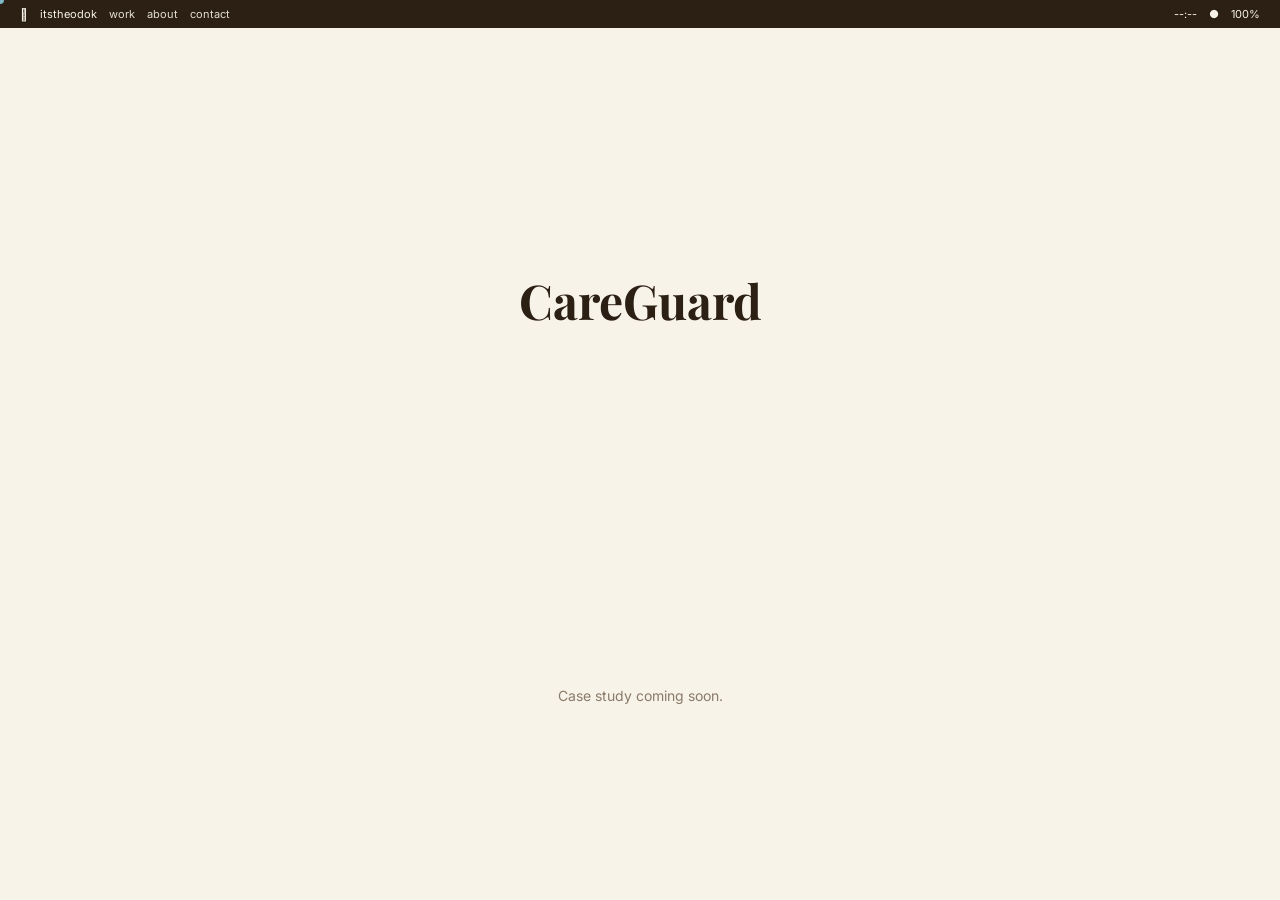
<file: careguard.html>
<!DOCTYPE html>
<html lang="en">
  <head>
    <meta charset="UTF-8" />
    <meta name="viewport" content="width=device-width, initial-scale=1.0" />
    <title>CareGuard — itstheodok</title>
    <link rel="preconnect" href="https://fonts.googleapis.com" />
    <link rel="preconnect" href="https://fonts.gstatic.com" crossorigin />
    <link
      href="https://fonts.googleapis.com/css2?family=Inter:wght@400;500;600;700&family=Playfair+Display:wght@600;700&display=swap"
      rel="stylesheet"
    />
    <link rel="stylesheet" href="styles.css" />
  </head>
  <body class="page-project-detail">
    <div class="menu-bar">
      <div class="menu-left">
        <span class="apple-mark"></span>
        <span>itstheodok</span>
        <a class="menu-nav-link" href="projects.html">work</a>
        <a class="menu-nav-link" href="about.html">about</a>
        <a class="menu-nav-link" href="index.html#footer">contact</a>
      </div>
      <div class="menu-right">
        <span id="clock">--:--</span>
        <span>●</span>
        <span>100%</span>
      </div>
    </div>

    <main class="project-detail-shell">
      <h1>CareGuard</h1>
      <p>Case study coming soon.</p>
    </main>

    <div class="cursor-dot" aria-hidden="true"></div>
    <script src="script.js"></script>
  </body>
</html>
</file>
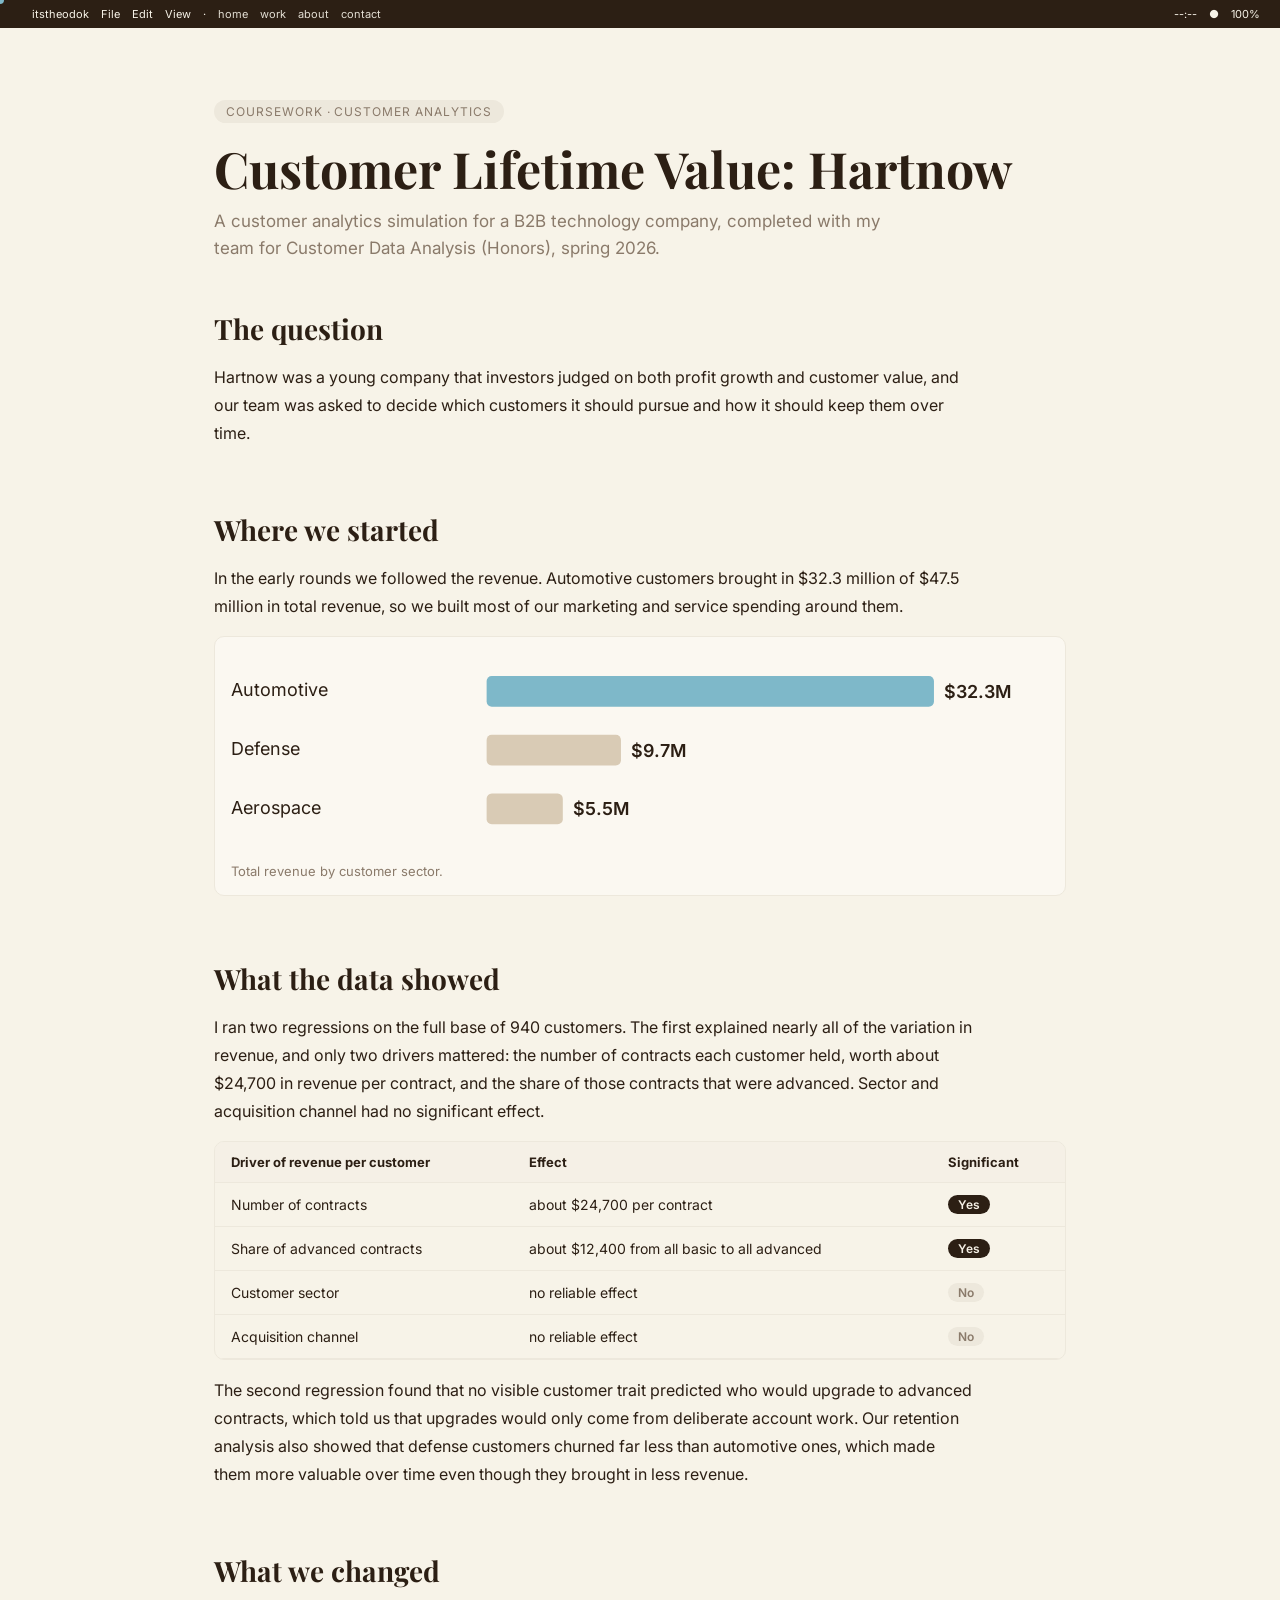
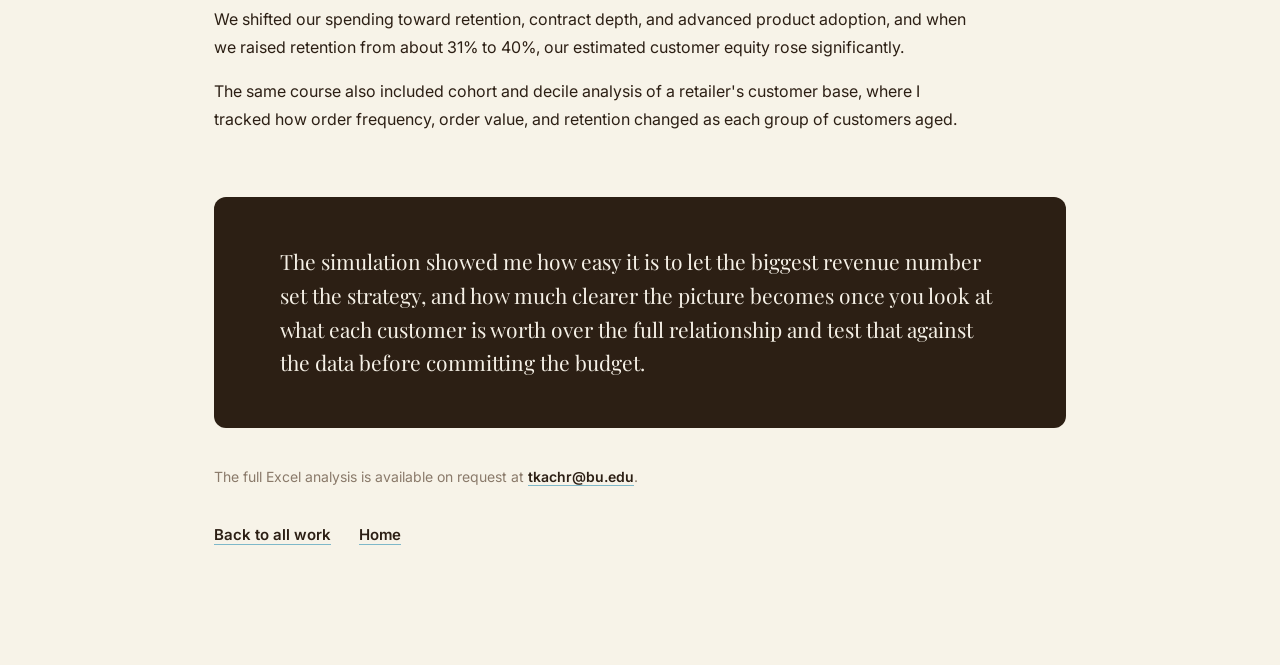
<file: clv.html>
<!DOCTYPE html>
<html lang="en">
<head>
<meta charset="UTF-8" />
<meta name="viewport" content="width=device-width, initial-scale=1.0" />
<title>Customer Lifetime Value, itstheodok</title>
<meta name="description" content="A customer analytics simulation for a B2B technology company, Customer Data Analysis at Boston University." />
<link rel="preconnect" href="https://fonts.googleapis.com" />
<link rel="preconnect" href="https://fonts.gstatic.com" crossorigin />
<link href="https://fonts.googleapis.com/css2?family=Inter:wght@400;500;600;700&family=Playfair+Display:ital,wght@0,600;0,700;1,600&display=swap" rel="stylesheet" />
<link rel="stylesheet" href="styles.css" />
<style>
  /* Coursework pages: share the case study system */
  .cs-shell { max-width: 900px; margin: 0 auto; padding: 100px 24px 120px; font-family: 'Inter', sans-serif; color: #2C1F14; }
  .cs-tag { display: inline-block; background: #EDE8DC; color: #8A7A6A; font-size: 12px; letter-spacing: 0.08em; text-transform: uppercase; padding: 4px 12px; border-radius: 999px; margin-bottom: 18px; }
  .cs-title { font-family: 'Playfair Display', serif; font-size: 50px; line-height: 1.1; margin: 0 0 12px; }
  .cs-subtitle { font-size: 17px; line-height: 1.6; color: #8A7A6A; max-width: 680px; margin: 0 0 48px; }
  .cs-lead { font-size: 18px; line-height: 1.75; max-width: 760px; margin: 0 0 56px; }
  .cs-section { margin-bottom: 64px; }
  .cs-section h2 { font-family: 'Playfair Display', serif; font-size: 28px; margin: 0 0 16px; }
  .cs-section p { line-height: 1.75; font-size: 16px; margin: 0 0 16px; max-width: 760px; }
  .cs-model { background: #F5F0E6; border: 1px solid #EDE8DC; border-radius: 12px; padding: 32px; margin-bottom: 28px; }
  .cs-model h2 { font-family: 'Playfair Display', serif; font-size: 24px; margin: 0 0 12px; }
  .cs-model p { line-height: 1.75; font-size: 15px; margin: 0 0 20px; max-width: 760px; }
  .cs-chart { background: #FBF8F1; border: 1px solid #EDE8DC; border-radius: 10px; padding: 16px; }
  .cs-chart svg { width: 100%; height: auto; display: block; }
  .cs-chart figcaption { font-size: 13px; color: #8A7A6A; margin-top: 8px; }
  .cs-callouts { display: grid; grid-template-columns: repeat(2, 1fr); gap: 12px; margin-top: 16px; }
  .cs-callout { background: #FBF8F1; border: 1px solid #EDE8DC; border-radius: 10px; padding: 16px; }
  .cs-callout .n { font-family: 'Playfair Display', serif; font-size: 26px; font-weight: 700; }
  .cs-callout .l { font-size: 13px; color: #8A7A6A; margin-top: 4px; line-height: 1.45; }
  .cs-table-wrap { overflow-x: auto; border: 1px solid #EDE8DC; border-radius: 10px; margin: 8px 0 16px; }
  .cs-table { width: 100%; border-collapse: collapse; font-size: 14px; min-width: 520px; }
  .cs-table th, .cs-table td { padding: 12px 16px; text-align: left; border-bottom: 1px solid #EDE8DC; }
  .cs-table thead th { background: #F5F0E6; font-size: 13px; }
  .sig { display: inline-block; padding: 2px 10px; border-radius: 999px; font-size: 12px; font-weight: 600; }
  .sig.y { background: #2C1F14; color: #F5F0E6; }
  .sig.n { background: #EDE8DC; color: #8A7A6A; }
  .cs-closing { background: #2C1F14; color: #F5F0E6; border-radius: 12px; padding: 48px 44px; margin-top: 16px; }
  .cs-closing p { font-family: 'Playfair Display', serif; font-size: 21px; line-height: 1.6; max-width: 720px; margin: 0 auto; }
  .cs-back { display: inline-block; margin-top: 40px; color: #2C1F14; font-weight: 600; font-size: 15px; text-decoration: none; border-bottom: 1px solid #7EB8C9; }
  .cs-back:hover, .cs-back:focus-visible { color: #7EB8C9; }
  @media (max-width: 720px) {
    .cs-title { font-size: 36px; }
    .cs-model { padding: 22px; }
    .cs-callouts { grid-template-columns: 1fr; }
    .cs-closing { padding: 36px 24px; }
    .cs-closing p { font-size: 18px; }
  }
  .cs-endnav { display: flex; flex-wrap: wrap; gap: 28px; margin-top: 40px; }
  .cs-endnav .cs-back { margin-top: 0; display: inline-block; color: #2C1F14; font-weight: 600; font-size: 15px; text-decoration: none; border-bottom: 1px solid #7EB8C9; }
  .cs-endnav .cs-back:hover, .cs-endnav .cs-back:focus-visible { color: #7EB8C9; }
  .cs-request { font-size: 14px; color: #8A7A6A; margin: 40px 0 0; }
  .cs-request a { color: #2C1F14; font-weight: 600; text-decoration: none; border-bottom: 1px solid #7EB8C9; }
</style>
</head>
<body class="page-project-detail">
<div class="menu-bar">
  <div class="menu-left">
    <span class="apple-mark"></span>
    <span>itstheodok</span>
    <span>File</span>
    <span>Edit</span>
    <span>View</span>
    <span>·</span>
    <a class="menu-nav-link" href="index.html">home</a>
    <a class="menu-nav-link" href="projects.html">work</a>
    <a class="menu-nav-link" href="about.html">about</a>
    <a class="menu-nav-link" href="index.html#footer">contact</a>
  </div>
  <div class="menu-right">
    <span id="clock">--:--</span>
    <span>●</span>
    <span>100%</span>
  </div>
</div>

<main class="cs-shell">

  <span class="cs-tag">Coursework · Customer Analytics</span>
  <h1 class="cs-title">Customer Lifetime Value: Hartnow</h1>
  <p class="cs-subtitle">A customer analytics simulation for a B2B technology company, completed with my team for Customer Data Analysis (Honors), spring 2026.</p>

  <section class="cs-section">
    <h2>The question</h2>
    <p>Hartnow was a young company that investors judged on both profit growth and customer value, and our team was asked to decide which customers it should pursue and how it should keep them over time.</p>
  </section>

  <section class="cs-section">
    <h2>Where we started</h2>
    <p>In the early rounds we followed the revenue. Automotive customers brought in $32.3 million of $47.5 million in total revenue, so we built most of our marketing and service spending around them.</p>
    <figure class="cs-chart" style="margin:0;"><svg viewBox="0 0 640 158" role="img" aria-label="Revenue by sector">
<text x="0" y="34" font-family="Inter, sans-serif" font-size="14" fill="#2C1F14">Automotive</text>
<rect x="200" y="18" width="350.0" height="24" rx="4" fill="#7EB8C9"/>
<text x="558.0" y="35" font-family="Inter, sans-serif" font-size="14" font-weight="600" fill="#2C1F14">$32.3M</text>
<text x="0" y="80" font-family="Inter, sans-serif" font-size="14" fill="#2C1F14">Defense</text>
<rect x="200" y="64" width="105.1" height="24" rx="4" fill="#D9CBB5"/>
<text x="313.1" y="81" font-family="Inter, sans-serif" font-size="14" font-weight="600" fill="#2C1F14">$9.7M</text>
<text x="0" y="126" font-family="Inter, sans-serif" font-size="14" fill="#2C1F14">Aerospace</text>
<rect x="200" y="110" width="59.6" height="24" rx="4" fill="#D9CBB5"/>
<text x="267.6" y="127" font-family="Inter, sans-serif" font-size="14" font-weight="600" fill="#2C1F14">$5.5M</text>
</svg><figcaption>Total revenue by customer sector.</figcaption></figure>
  </section>

  <section class="cs-section">
    <h2>What the data showed</h2>
    <p>I ran two regressions on the full base of 940 customers. The first explained nearly all of the variation in revenue, and only two drivers mattered: the number of contracts each customer held, worth about $24,700 in revenue per contract, and the share of those contracts that were advanced. Sector and acquisition channel had no significant effect.</p>
    <div class="cs-table-wrap">
      <table class="cs-table">
        <thead><tr><th>Driver of revenue per customer</th><th>Effect</th><th>Significant</th></tr></thead>
        <tbody>
          <tr><td>Number of contracts</td><td>about $24,700 per contract</td><td><span class="sig y">Yes</span></td></tr>
          <tr><td>Share of advanced contracts</td><td>about $12,400 from all basic to all advanced</td><td><span class="sig y">Yes</span></td></tr>
          <tr><td>Customer sector</td><td>no reliable effect</td><td><span class="sig n">No</span></td></tr>
          <tr><td>Acquisition channel</td><td>no reliable effect</td><td><span class="sig n">No</span></td></tr>
        </tbody>
      </table>
    </div>
    <p>The second regression found that no visible customer trait predicted who would upgrade to advanced contracts, which told us that upgrades would only come from deliberate account work. Our retention analysis also showed that defense customers churned far less than automotive ones, which made them more valuable over time even though they brought in less revenue.</p>
  </section>

  <section class="cs-section">
    <h2>What we changed</h2>
    <p>We shifted our spending toward retention, contract depth, and advanced product adoption, and when we raised retention from about 31% to 40%, our estimated customer equity rose significantly.</p>
    <p>The same course also included cohort and decile analysis of a retailer's customer base, where I tracked how order frequency, order value, and retention changed as each group of customers aged.</p>
  </section>

  <div class="cs-closing">
    <p>The simulation showed me how easy it is to let the biggest revenue number set the strategy, and how much clearer the picture becomes once you look at what each customer is worth over the full relationship and test that against the data before committing the budget.</p>
  </div>

  <p class="cs-request">The full Excel analysis is available on request at <a href="mailto:tkachr@bu.edu">tkachr@bu.edu</a>.</p>

  <nav class="cs-endnav" aria-label="Page navigation">
    <a class="cs-back" href="projects.html">Back to all work</a>
    <a class="cs-back" href="index.html">Home</a>
  </nav>

</main>

<div class="cursor-dot" aria-hidden="true"></div>
<script src="script.js"></script>
</body>
</html>
</file>
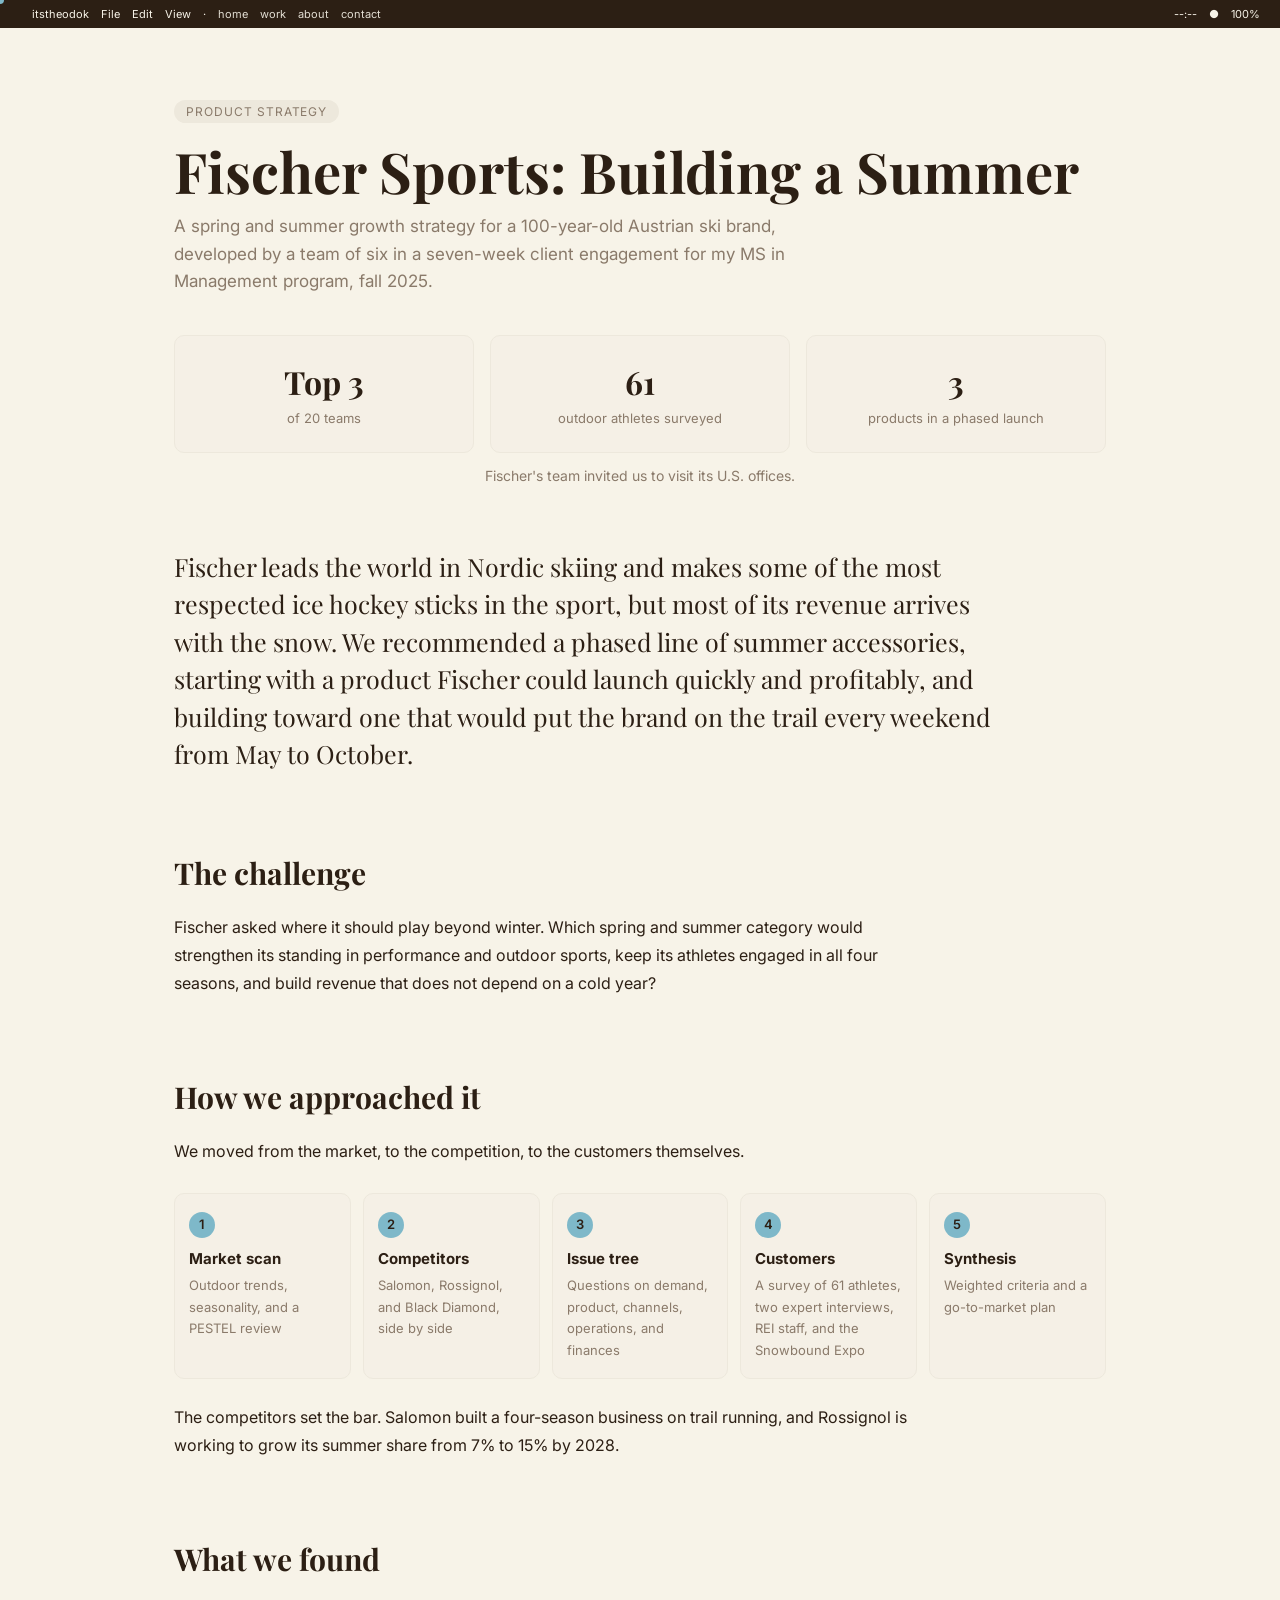
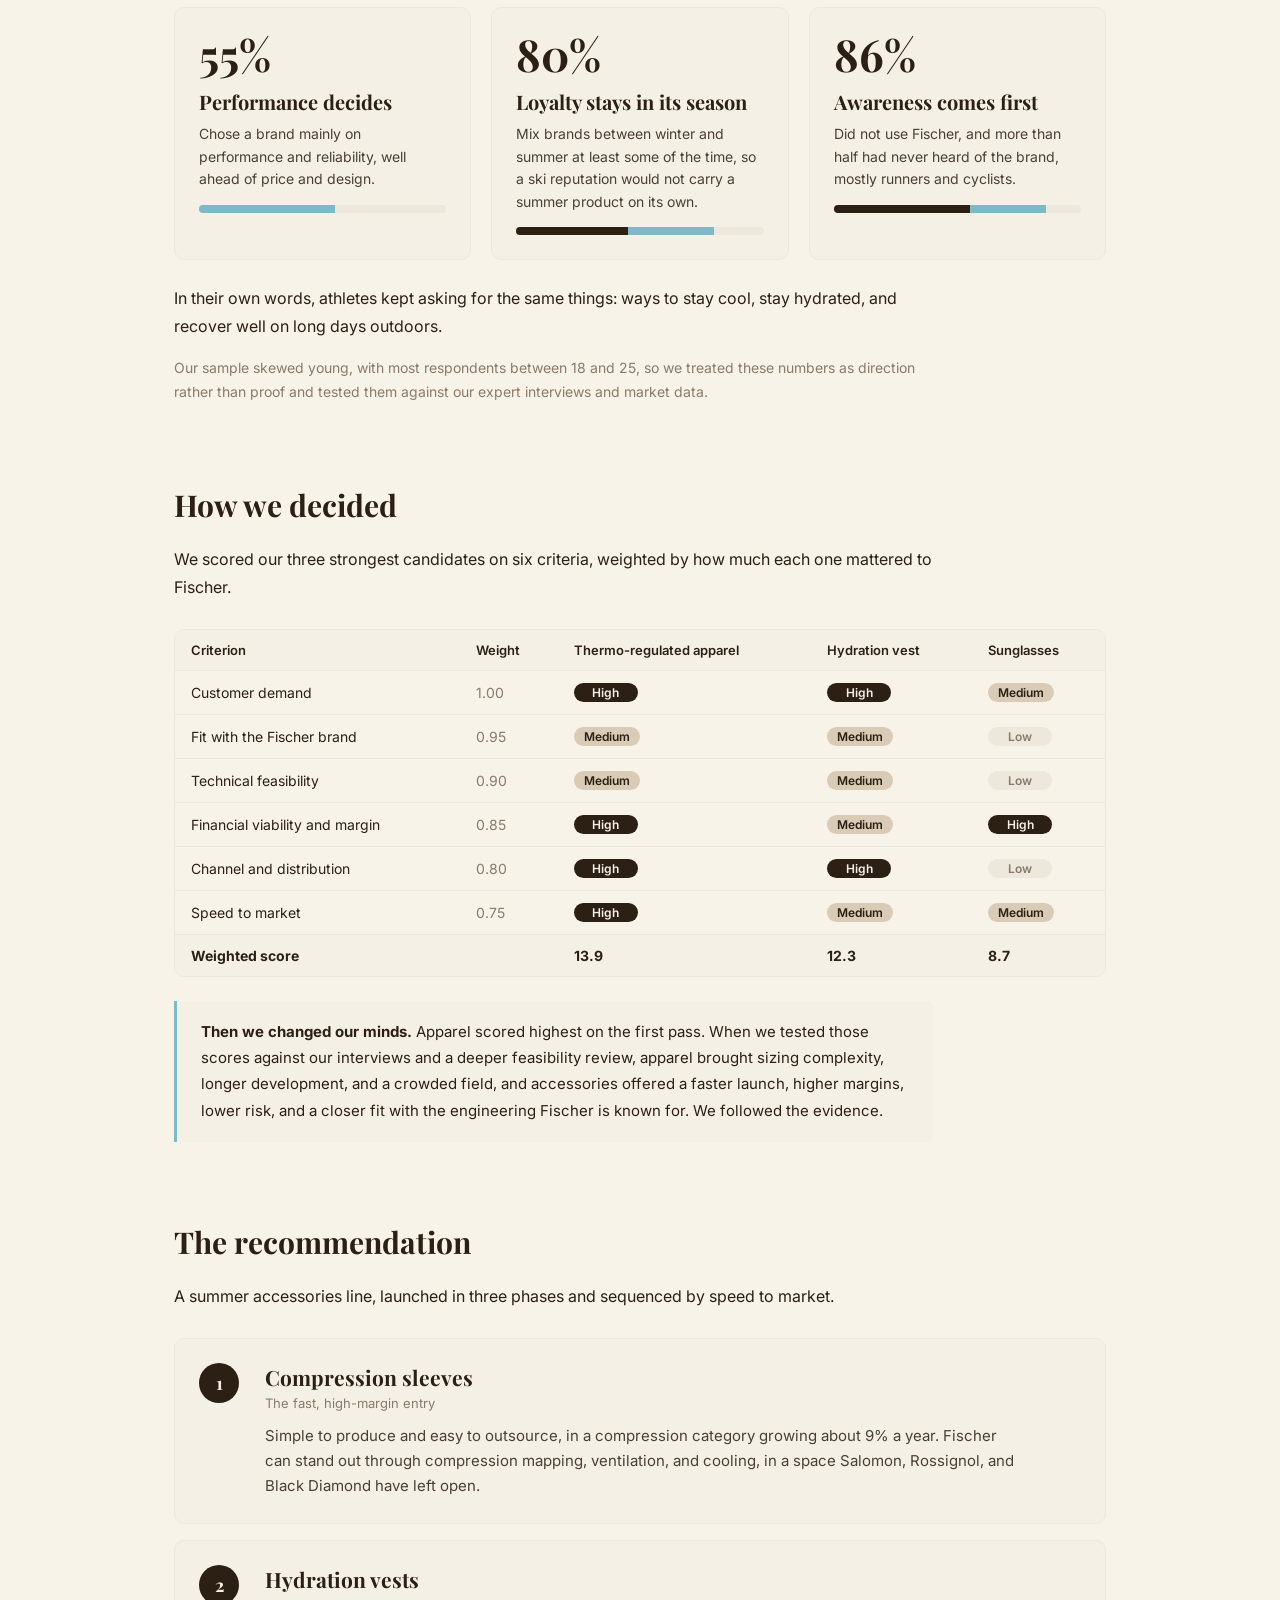
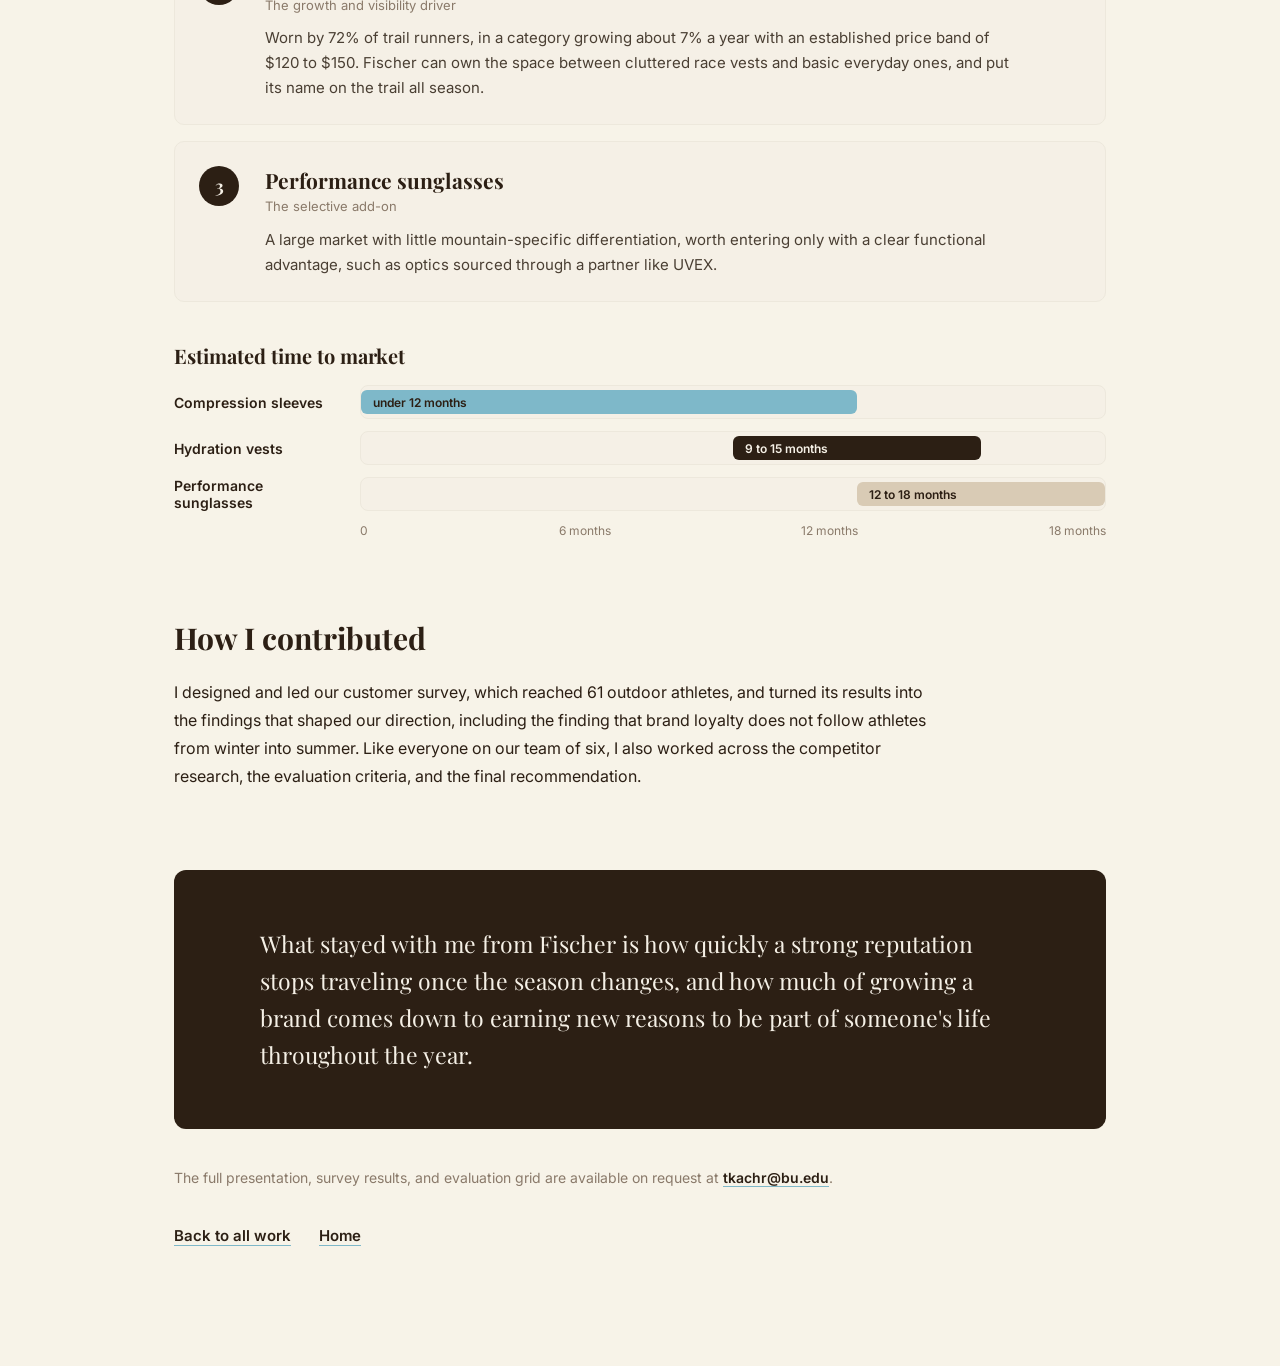
<file: fischer.html>
<!DOCTYPE html>
<html lang="en">
<head>
<meta charset="UTF-8" />
<meta name="viewport" content="width=device-width, initial-scale=1.0" />
<title>Fischer Sports, itstheodok</title>
<meta name="description" content="A spring and summer growth strategy for Fischer Sports. Top 3 of 20 teams in a seven-week client engagement." />
<link rel="preconnect" href="https://fonts.googleapis.com" />
<link rel="preconnect" href="https://fonts.gstatic.com" crossorigin />
<link href="https://fonts.googleapis.com/css2?family=Inter:wght@400;500;600;700&family=Playfair+Display:ital,wght@0,600;0,700;1,600&display=swap" rel="stylesheet" />
<link rel="stylesheet" href="styles.css" />
<style>
  /* Fischer case study: shares the NEREID and Sprouts case study system */
  .cs-shell { max-width: 980px; margin: 0 auto; padding: 100px 24px 120px; font-family: 'Inter', sans-serif; color: #2C1F14; }
  .cs-tag { display: inline-block; background: #EDE8DC; color: #8A7A6A; font-size: 12px; letter-spacing: 0.08em; text-transform: uppercase; padding: 4px 12px; border-radius: 999px; margin-bottom: 18px; }
  .cs-title { font-family: 'Playfair Display', serif; font-size: 56px; line-height: 1.08; margin: 0 0 12px; }
  .cs-subtitle { font-size: 17px; line-height: 1.6; color: #8A7A6A; max-width: 680px; margin: 0 0 40px; }

  .cs-stats { display: grid; grid-template-columns: repeat(3, 1fr); gap: 16px; margin-bottom: 14px; }
  .cs-stat { background: #F5F0E6; border: 1px solid #EDE8DC; border-radius: 10px; padding: 24px 16px; text-align: center; }
  .cs-stat-num { font-family: 'Playfair Display', serif; font-size: 32px; font-weight: 700; color: #2C1F14; }
  .cs-stat-label { font-size: 13px; color: #8A7A6A; margin-top: 6px; line-height: 1.45; }
  .cs-note { font-size: 14px; color: #8A7A6A; margin: 0 0 64px; text-align: center; }

  .cs-lead { font-family: 'Playfair Display', serif; font-size: 25px; line-height: 1.5; max-width: 820px; margin: 0 0 80px; color: #2C1F14; }

  .cs-section { margin-bottom: 80px; }
  .cs-section h2 { font-family: 'Playfair Display', serif; font-size: 30px; margin: 0 0 20px; }
  .cs-section p { line-height: 1.75; font-size: 16px; margin: 0 0 16px; max-width: 760px; }
  .cs-small { font-size: 14px !important; color: #8A7A6A; }

  /* Method steps */
  .cs-steps { list-style: none; padding: 0; margin: 28px 0 0; display: grid; grid-template-columns: repeat(5, 1fr); gap: 12px; counter-reset: step; }
  .cs-steps li { counter-increment: step; background: #F5F0E6; border: 1px solid #EDE8DC; border-radius: 10px; padding: 18px 14px; font-size: 14px; line-height: 1.5; }
  .cs-steps li::before { content: counter(step); display: inline-flex; align-items: center; justify-content: center; width: 26px; height: 26px; border-radius: 50%; background: #7EB8C9; color: #2C1F14; font-size: 13px; font-weight: 600; margin-bottom: 10px; }
  .cs-steps strong { display: block; font-size: 15px; margin-bottom: 4px; }
  .cs-steps span { color: #8A7A6A; font-size: 13px; }

  /* Findings with bars */
  .cs-findings { display: grid; grid-template-columns: repeat(3, 1fr); gap: 20px; margin: 28px 0 24px; }
  .cs-finding { background: #F5F0E6; border: 1px solid #EDE8DC; border-radius: 10px; padding: 24px; }
  .cs-finding .big { font-family: 'Playfair Display', serif; font-size: 44px; font-weight: 700; line-height: 1; }
  .cs-finding h3 { font-family: 'Playfair Display', serif; font-size: 20px; margin: 12px 0 8px; }
  .cs-finding p { font-size: 14px; line-height: 1.6; color: #4A3F33; margin: 0; }
  .cs-bar { height: 8px; background: #EDE8DC; border-radius: 4px; overflow: hidden; margin-top: 14px; display: flex; }
  .cs-bar i { display: block; height: 100%; background: #7EB8C9; }
  .cs-bar i.dark { background: #2C1F14; }

  /* Evaluation grid */
  .cs-table-wrap { overflow-x: auto; margin: 28px 0 16px; border: 1px solid #EDE8DC; border-radius: 10px; }
  .cs-table { width: 100%; border-collapse: collapse; font-size: 14px; min-width: 620px; }
  .cs-table th, .cs-table td { padding: 12px 16px; text-align: left; border-bottom: 1px solid #EDE8DC; }
  .cs-table thead th { background: #F5F0E6; font-weight: 600; font-size: 13px; }
  .cs-table td.w { color: #8A7A6A; }
  .cs-table tfoot td { font-weight: 700; background: #F5F0E6; border-bottom: 0; }
  .lvl { display: inline-block; min-width: 64px; padding: 2px 10px; border-radius: 999px; font-size: 12px; font-weight: 600; text-align: center; }
  .lvl.h { background: #2C1F14; color: #F5F0E6; }
  .lvl.m { background: #D9CBB5; color: #2C1F14; }
  .lvl.l { background: #EDE8DC; color: #8A7A6A; }
  .cs-shift { border-left: 3px solid #7EB8C9; background: #F5F0E6; border-radius: 0 8px 8px 0; padding: 18px 24px; margin-top: 24px; max-width: 760px; }
  .cs-shift p { margin: 0; font-size: 15px; }

  /* Recommendation */
  .cs-recs { display: grid; gap: 16px; margin: 28px 0 0; }
  .cs-rec { display: grid; grid-template-columns: 48px 1fr; gap: 18px; background: #F5F0E6; border: 1px solid #EDE8DC; border-radius: 10px; padding: 24px; }
  .cs-rec .phase { width: 40px; height: 40px; border-radius: 50%; background: #2C1F14; color: #F5F0E6; display: flex; align-items: center; justify-content: center; font-family: 'Playfair Display', serif; font-size: 18px; font-weight: 700; }
  .cs-rec h3 { font-family: 'Playfair Display', serif; font-size: 21px; margin: 0 0 2px; }
  .cs-rec .role { font-size: 13px; color: #8A7A6A; margin: 0 0 10px; }
  .cs-rec p { font-size: 15px; line-height: 1.65; margin: 0; color: #4A3F33; }

  /* Timeline: the page's one bold element */
  .cs-timeline { margin: 40px 0 0; }
  .cs-timeline h3 { font-family: 'Playfair Display', serif; font-size: 20px; margin: 0 0 16px; }
  .tl-row { display: grid; grid-template-columns: 170px 1fr; gap: 16px; align-items: center; margin-bottom: 12px; }
  .tl-name { font-size: 14px; font-weight: 600; }
  .tl-track { position: relative; height: 34px; background: #F5F0E6; border: 1px solid #EDE8DC; border-radius: 8px; }
  .tl-bar { position: absolute; top: 4px; bottom: 4px; border-radius: 6px; display: flex; align-items: center; padding: 0 12px; font-size: 12px; font-weight: 600; white-space: nowrap; }
  .tl-bar.a { background: #7EB8C9; color: #2C1F14; }
  .tl-bar.b { background: #2C1F14; color: #F5F0E6; }
  .tl-bar.c { background: #D9CBB5; color: #2C1F14; }
  .tl-axis { display: grid; grid-template-columns: 170px 1fr; gap: 16px; }
  .tl-ticks { display: flex; justify-content: space-between; font-size: 12px; color: #8A7A6A; }

  .cs-closing { background: #2C1F14; color: #F5F0E6; border-radius: 12px; padding: 56px 48px; }
  .cs-closing p { font-family: 'Playfair Display', serif; font-size: 23px; line-height: 1.6; max-width: 760px; margin: 0 auto; }
  .cs-back { display: inline-block; margin-top: 40px; color: #2C1F14; font-weight: 600; font-size: 15px; text-decoration: none; border-bottom: 1px solid #7EB8C9; }
  .cs-back:hover, .cs-back:focus-visible { color: #7EB8C9; }
  .cs-back:focus-visible { outline: 2px solid #7EB8C9; outline-offset: 4px; }

  @media (max-width: 820px) {
    .cs-title { font-size: 40px; }
    .cs-lead { font-size: 21px; margin-bottom: 64px; }
    .cs-stats, .cs-findings { grid-template-columns: 1fr; }
    .cs-steps { grid-template-columns: 1fr 1fr; }
    .tl-row, .tl-axis { grid-template-columns: 1fr; gap: 6px; }
    .tl-axis > span:first-child { display: none; }
    .cs-rec { grid-template-columns: 1fr; gap: 12px; }
    .cs-closing { padding: 40px 24px; }
    .cs-closing p { font-size: 19px; }
  }
  .cs-endnav { display: flex; flex-wrap: wrap; gap: 28px; margin-top: 40px; }
  .cs-endnav .cs-back { margin-top: 0; display: inline-block; color: #2C1F14; font-weight: 600; font-size: 15px; text-decoration: none; border-bottom: 1px solid #7EB8C9; }
  .cs-endnav .cs-back:hover, .cs-endnav .cs-back:focus-visible { color: #7EB8C9; }
  .cs-request { font-size: 14px; color: #8A7A6A; margin: 40px 0 0; }
  .cs-request a { color: #2C1F14; font-weight: 600; text-decoration: none; border-bottom: 1px solid #7EB8C9; }
</style>
</head>
<body class="page-project-detail">
<div class="menu-bar">
  <div class="menu-left">
    <span class="apple-mark"></span>
    <span>itstheodok</span>
    <span>File</span>
    <span>Edit</span>
    <span>View</span>
    <span>·</span>
    <a class="menu-nav-link" href="index.html">home</a>
    <a class="menu-nav-link" href="projects.html">work</a>
    <a class="menu-nav-link" href="about.html">about</a>
    <a class="menu-nav-link" href="index.html#footer">contact</a>
  </div>
  <div class="menu-right">
    <span id="clock">--:--</span>
    <span>●</span>
    <span>100%</span>
  </div>
</div>

<main class="cs-shell">

  <span class="cs-tag">Product Strategy</span>
  <h1 class="cs-title">Fischer Sports: Building a Summer</h1>
  <p class="cs-subtitle">A spring and summer growth strategy for a 100-year-old Austrian ski brand, developed by a team of six in a seven-week client engagement for my MS in Management program, fall 2025.</p>

  <div class="cs-stats">
    <div class="cs-stat"><div class="cs-stat-num">Top 3</div><div class="cs-stat-label">of 20 teams</div></div>
    <div class="cs-stat"><div class="cs-stat-num">61</div><div class="cs-stat-label">outdoor athletes surveyed</div></div>
    <div class="cs-stat"><div class="cs-stat-num">3</div><div class="cs-stat-label">products in a phased launch</div></div>
  </div>
  <p class="cs-note">Fischer's team invited us to visit its U.S. offices.</p>

  <p class="cs-lead">Fischer leads the world in Nordic skiing and makes some of the most respected ice hockey sticks in the sport, but most of its revenue arrives with the snow. We recommended a phased line of summer accessories, starting with a product Fischer could launch quickly and profitably, and building toward one that would put the brand on the trail every weekend from May to October.</p>

  <section class="cs-section">
    <h2>The challenge</h2>
    <p>Fischer asked where it should play beyond winter. Which spring and summer category would strengthen its standing in performance and outdoor sports, keep its athletes engaged in all four seasons, and build revenue that does not depend on a cold year?</p>
  </section>

  <section class="cs-section">
    <h2>How we approached it</h2>
    <p>We moved from the market, to the competition, to the customers themselves.</p>
    <ol class="cs-steps">
      <li><strong>Market scan</strong><span>Outdoor trends, seasonality, and a PESTEL review</span></li>
      <li><strong>Competitors</strong><span>Salomon, Rossignol, and Black Diamond, side by side</span></li>
      <li><strong>Issue tree</strong><span>Questions on demand, product, channels, operations, and finances</span></li>
      <li><strong>Customers</strong><span>A survey of 61 athletes, two expert interviews, REI staff, and the Snowbound Expo</span></li>
      <li><strong>Synthesis</strong><span>Weighted criteria and a go-to-market plan</span></li>
    </ol>
    <p style="margin-top:24px;">The competitors set the bar. Salomon built a four-season business on trail running, and Rossignol is working to grow its summer share from 7% to 15% by 2028.</p>
  </section>

  <section class="cs-section">
    <h2>What we found</h2>
    <div class="cs-findings">
      <div class="cs-finding">
        <div class="big">55%</div>
        <h3>Performance decides</h3>
        <p>Chose a brand mainly on performance and reliability, well ahead of price and design.</p>
        <div class="cs-bar" aria-hidden="true"><i style="width:55%"></i></div>
      </div>
      <div class="cs-finding">
        <div class="big">80%</div>
        <h3>Loyalty stays in its season</h3>
        <p>Mix brands between winter and summer at least some of the time, so a ski reputation would not carry a summer product on its own.</p>
        <div class="cs-bar" aria-hidden="true"><i class="dark" style="width:45%"></i><i style="width:35%"></i></div>
      </div>
      <div class="cs-finding">
        <div class="big">86%</div>
        <h3>Awareness comes first</h3>
        <p>Did not use Fischer, and more than half had never heard of the brand, mostly runners and cyclists.</p>
        <div class="cs-bar" aria-hidden="true"><i class="dark" style="width:55%"></i><i style="width:31%"></i></div>
      </div>
    </div>
    <p>In their own words, athletes kept asking for the same things: ways to stay cool, stay hydrated, and recover well on long days outdoors.</p>
    <p class="cs-small">Our sample skewed young, with most respondents between 18 and 25, so we treated these numbers as direction rather than proof and tested them against our expert interviews and market data.</p>
  </section>

  <section class="cs-section">
    <h2>How we decided</h2>
    <p>We scored our three strongest candidates on six criteria, weighted by how much each one mattered to Fischer.</p>
    <div class="cs-table-wrap">
      <table class="cs-table">
        <thead>
          <tr><th>Criterion</th><th>Weight</th><th>Thermo-regulated apparel</th><th>Hydration vest</th><th>Sunglasses</th></tr>
        </thead>
        <tbody>
          <tr><td>Customer demand</td><td class="w">1.00</td><td><span class="lvl h">High</span></td><td><span class="lvl h">High</span></td><td><span class="lvl m">Medium</span></td></tr>
          <tr><td>Fit with the Fischer brand</td><td class="w">0.95</td><td><span class="lvl m">Medium</span></td><td><span class="lvl m">Medium</span></td><td><span class="lvl l">Low</span></td></tr>
          <tr><td>Technical feasibility</td><td class="w">0.90</td><td><span class="lvl m">Medium</span></td><td><span class="lvl m">Medium</span></td><td><span class="lvl l">Low</span></td></tr>
          <tr><td>Financial viability and margin</td><td class="w">0.85</td><td><span class="lvl h">High</span></td><td><span class="lvl m">Medium</span></td><td><span class="lvl h">High</span></td></tr>
          <tr><td>Channel and distribution</td><td class="w">0.80</td><td><span class="lvl h">High</span></td><td><span class="lvl h">High</span></td><td><span class="lvl l">Low</span></td></tr>
          <tr><td>Speed to market</td><td class="w">0.75</td><td><span class="lvl h">High</span></td><td><span class="lvl m">Medium</span></td><td><span class="lvl m">Medium</span></td></tr>
        </tbody>
        <tfoot>
          <tr><td>Weighted score</td><td></td><td>13.9</td><td>12.3</td><td>8.7</td></tr>
        </tfoot>
      </table>
    </div>
    <div class="cs-shift">
      <p><strong>Then we changed our minds.</strong> Apparel scored highest on the first pass. When we tested those scores against our interviews and a deeper feasibility review, apparel brought sizing complexity, longer development, and a crowded field, and accessories offered a faster launch, higher margins, lower risk, and a closer fit with the engineering Fischer is known for. We followed the evidence.</p>
    </div>
  </section>

  <section class="cs-section">
    <h2>The recommendation</h2>
    <p>A summer accessories line, launched in three phases and sequenced by speed to market.</p>
    <div class="cs-recs">
      <div class="cs-rec">
        <div class="phase">1</div>
        <div>
          <h3>Compression sleeves</h3>
          <p class="role">The fast, high-margin entry</p>
          <p>Simple to produce and easy to outsource, in a compression category growing about 9% a year. Fischer can stand out through compression mapping, ventilation, and cooling, in a space Salomon, Rossignol, and Black Diamond have left open.</p>
        </div>
      </div>
      <div class="cs-rec">
        <div class="phase">2</div>
        <div>
          <h3>Hydration vests</h3>
          <p class="role">The growth and visibility driver</p>
          <p>Worn by 72% of trail runners, in a category growing about 7% a year with an established price band of $120 to $150. Fischer can own the space between cluttered race vests and basic everyday ones, and put its name on the trail all season.</p>
        </div>
      </div>
      <div class="cs-rec">
        <div class="phase">3</div>
        <div>
          <h3>Performance sunglasses</h3>
          <p class="role">The selective add-on</p>
          <p>A large market with little mountain-specific differentiation, worth entering only with a clear functional advantage, such as optics sourced through a partner like UVEX.</p>
        </div>
      </div>
    </div>

    <div class="cs-timeline">
      <h3>Estimated time to market</h3>
      <div class="tl-row">
        <div class="tl-name">Compression sleeves</div>
        <div class="tl-track"><div class="tl-bar a" style="left:0; width:66.7%;">under 12 months</div></div>
      </div>
      <div class="tl-row">
        <div class="tl-name">Hydration vests</div>
        <div class="tl-track"><div class="tl-bar b" style="left:50%; width:33.3%;">9 to 15 months</div></div>
      </div>
      <div class="tl-row">
        <div class="tl-name">Performance sunglasses</div>
        <div class="tl-track"><div class="tl-bar c" style="left:66.7%; width:33.3%;">12 to 18 months</div></div>
      </div>
      <div class="tl-axis"><span></span><div class="tl-ticks"><span>0</span><span>6 months</span><span>12 months</span><span>18 months</span></div></div>
    </div>
  </section>

  <section class="cs-section">
    <h2>How I contributed</h2>
    <p>I designed and led our customer survey, which reached 61 outdoor athletes, and turned its results into the findings that shaped our direction, including the finding that brand loyalty does not follow athletes from winter into summer. Like everyone on our team of six, I also worked across the competitor research, the evaluation criteria, and the final recommendation.</p>
  </section>

  <div class="cs-closing">
    <p>What stayed with me from Fischer is how quickly a strong reputation stops traveling once the season changes, and how much of growing a brand comes down to earning new reasons to be part of someone's life throughout the year.</p>
  </div>

  <p class="cs-request">The full presentation, survey results, and evaluation grid are available on request at <a href="mailto:tkachr@bu.edu">tkachr@bu.edu</a>.</p>

  <nav class="cs-endnav" aria-label="Page navigation">
    <a class="cs-back" href="projects.html">Back to all work</a>
    <a class="cs-back" href="index.html">Home</a>
  </nav>

</main>

<div class="cursor-dot" aria-hidden="true"></div>
<script src="script.js"></script>
</body>
</html>
</file>
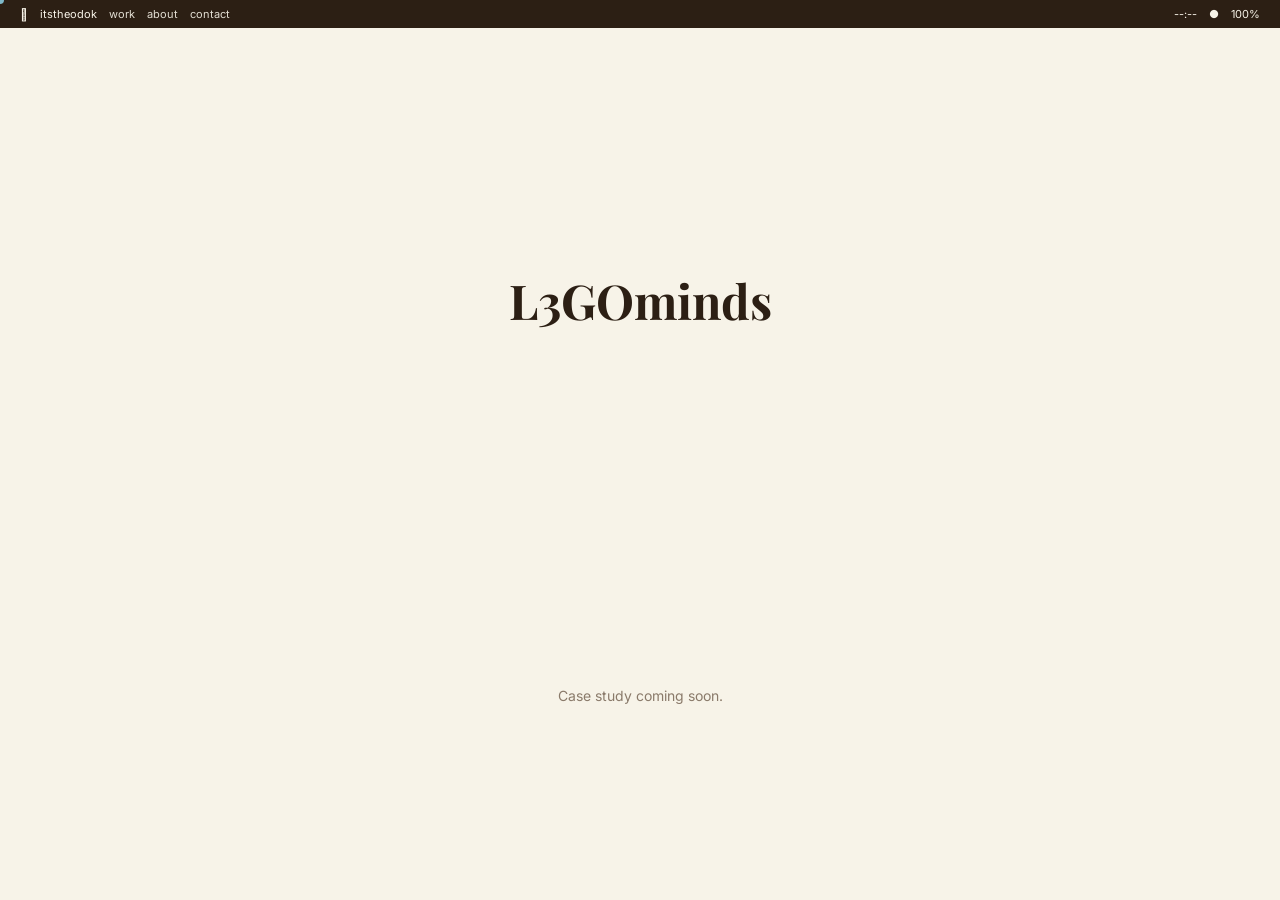
<file: l3gominds.html>
<!DOCTYPE html>
<html lang="en">
  <head>
    <meta charset="UTF-8" />
    <meta name="viewport" content="width=device-width, initial-scale=1.0" />
    <title>L3GOminds — itstheodok</title>
    <link rel="preconnect" href="https://fonts.googleapis.com" />
    <link rel="preconnect" href="https://fonts.gstatic.com" crossorigin />
    <link
      href="https://fonts.googleapis.com/css2?family=Inter:wght@400;500;600;700&family=Playfair+Display:wght@600;700&display=swap"
      rel="stylesheet"
    />
    <link rel="stylesheet" href="styles.css" />
  </head>
  <body class="page-project-detail">
    <div class="menu-bar">
      <div class="menu-left">
        <span class="apple-mark"></span>
        <span>itstheodok</span>
        <a class="menu-nav-link" href="projects.html">work</a>
        <a class="menu-nav-link" href="about.html">about</a>
        <a class="menu-nav-link" href="index.html#footer">contact</a>
      </div>
      <div class="menu-right">
        <span id="clock">--:--</span>
        <span>●</span>
        <span>100%</span>
      </div>
    </div>

    <main class="project-detail-shell">
      <h1>L3GOminds</h1>
      <p>Case study coming soon.</p>
    </main>

    <div class="cursor-dot" aria-hidden="true"></div>
    <script src="script.js"></script>
  </body>
</html>
</file>
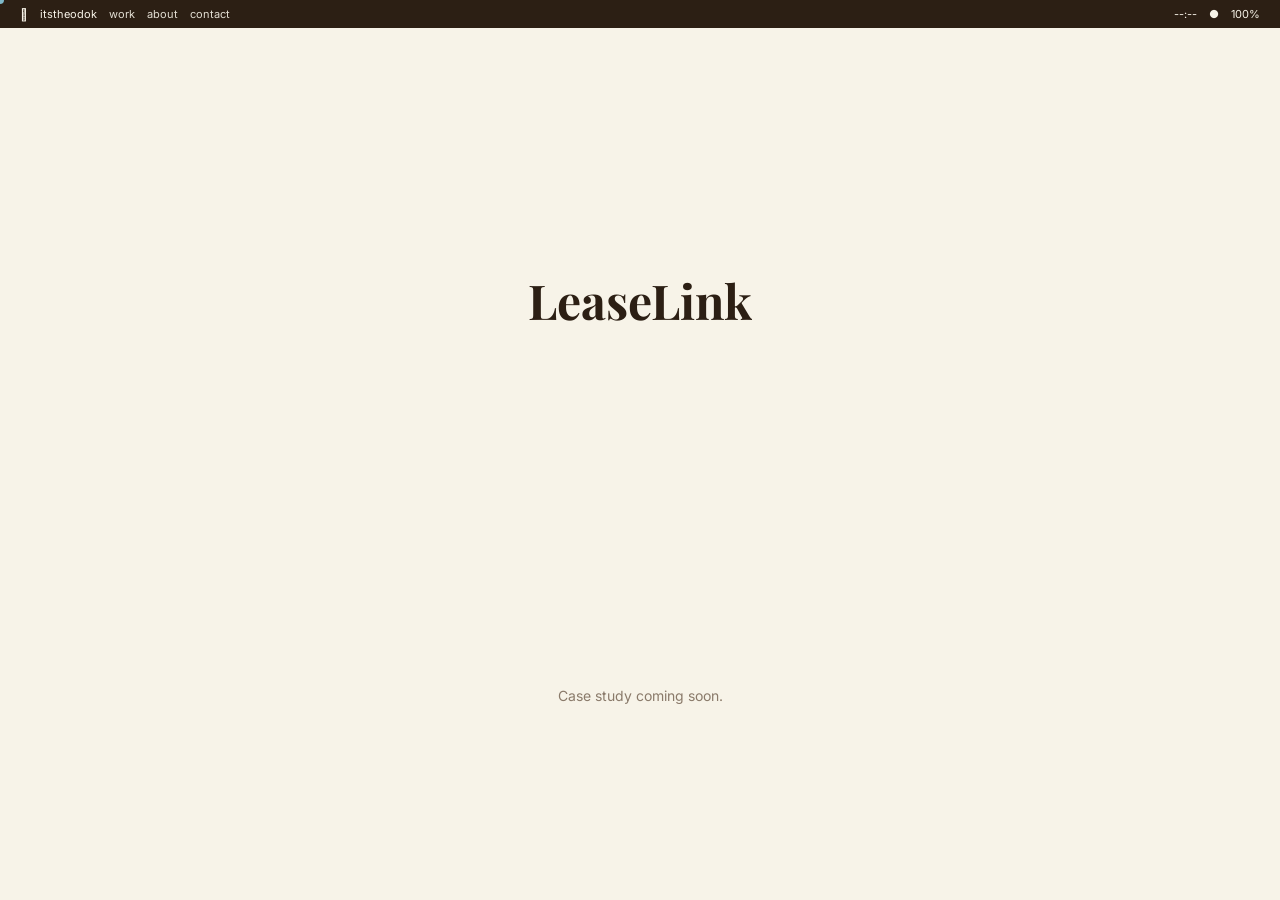
<file: leaselink.html>
<!DOCTYPE html>
<html lang="en">
  <head>
    <meta charset="UTF-8" />
    <meta name="viewport" content="width=device-width, initial-scale=1.0" />
    <title>LeaseLink — itstheodok</title>
    <link rel="preconnect" href="https://fonts.googleapis.com" />
    <link rel="preconnect" href="https://fonts.gstatic.com" crossorigin />
    <link
      href="https://fonts.googleapis.com/css2?family=Inter:wght@400;500;600;700&family=Playfair+Display:wght@600;700&display=swap"
      rel="stylesheet"
    />
    <link rel="stylesheet" href="styles.css" />
  </head>
  <body class="page-project-detail">
    <div class="menu-bar">
      <div class="menu-left">
        <span class="apple-mark"></span>
        <span>itstheodok</span>
        <a class="menu-nav-link" href="projects.html">work</a>
        <a class="menu-nav-link" href="about.html">about</a>
        <a class="menu-nav-link" href="index.html#footer">contact</a>
      </div>
      <div class="menu-right">
        <span id="clock">--:--</span>
        <span>●</span>
        <span>100%</span>
      </div>
    </div>

    <main class="project-detail-shell">
      <h1>LeaseLink</h1>
      <p>Case study coming soon.</p>
    </main>

    <div class="cursor-dot" aria-hidden="true"></div>
    <script src="script.js"></script>
  </body>
</html>
</file>
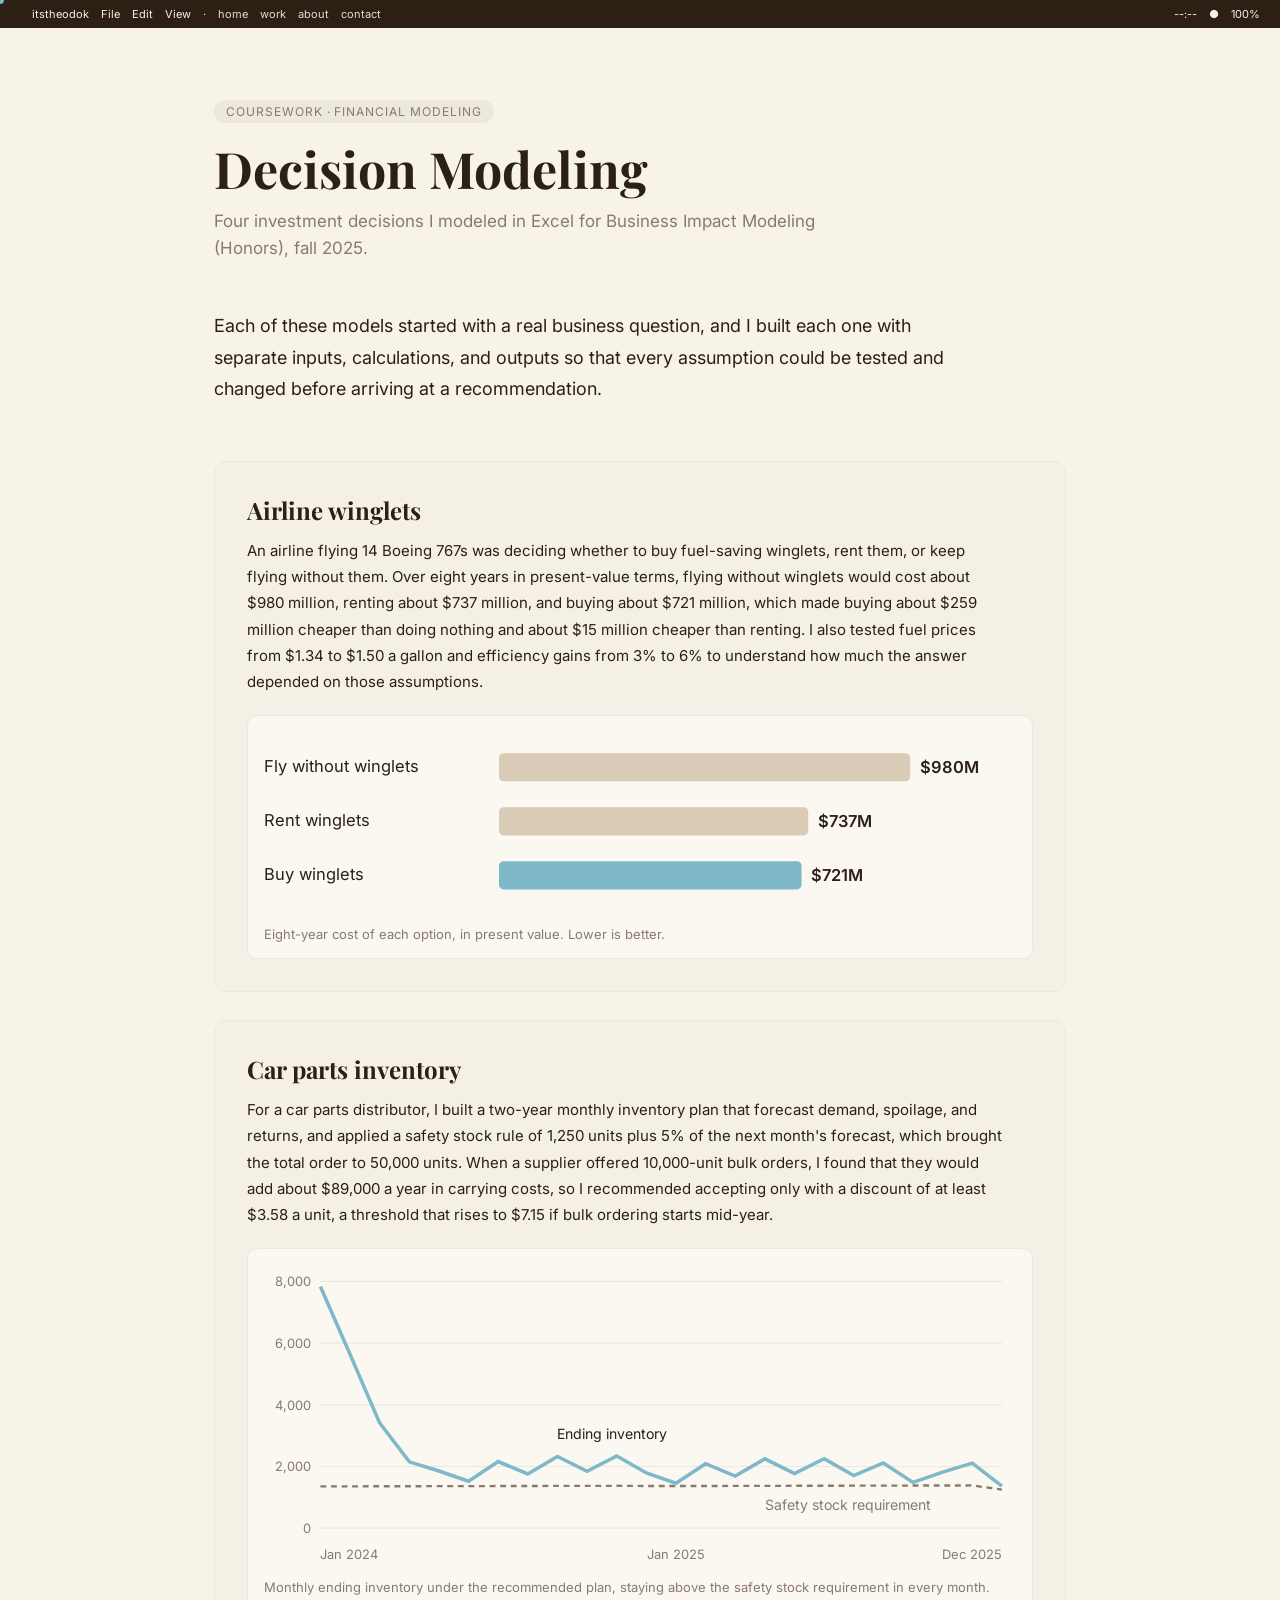
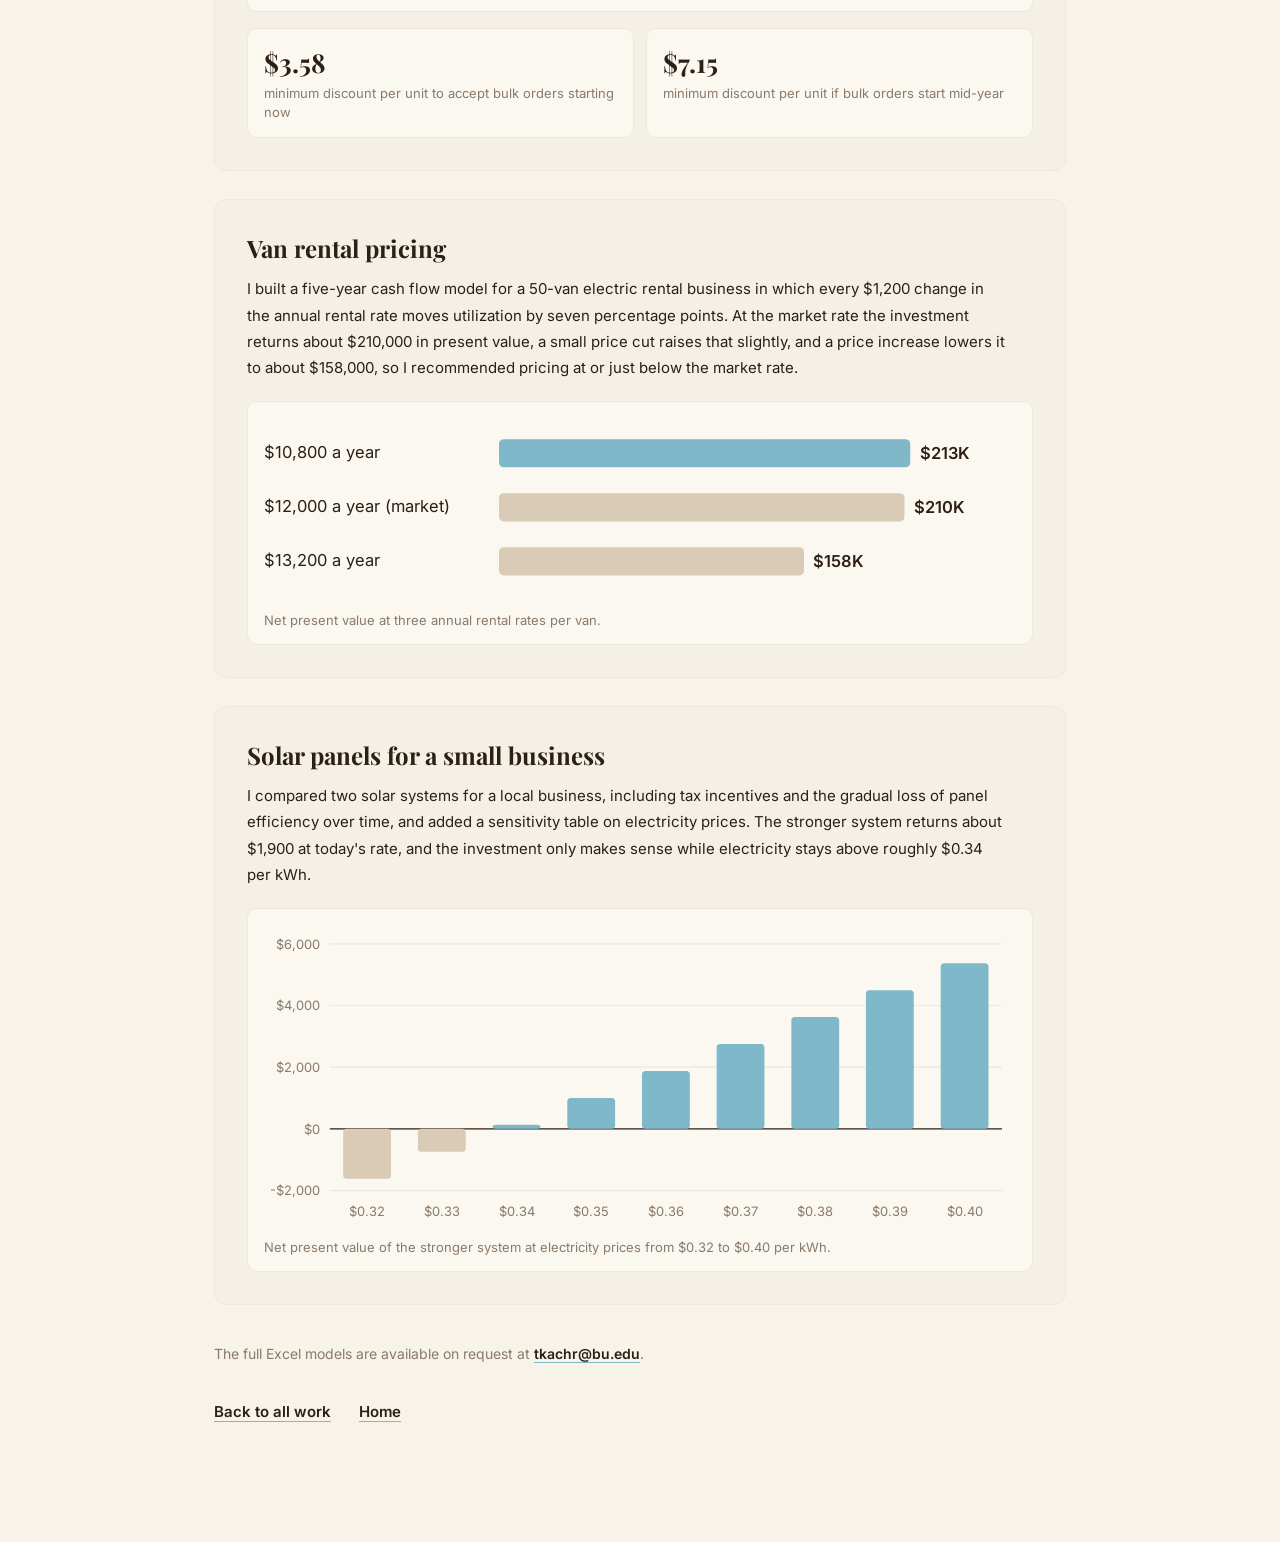
<file: modeling.html>
<!DOCTYPE html>
<html lang="en">
<head>
<meta charset="UTF-8" />
<meta name="viewport" content="width=device-width, initial-scale=1.0" />
<title>Decision Modeling, itstheodok</title>
<meta name="description" content="Four investment decisions modeled in Excel for Business Impact Modeling at Boston University." />
<link rel="preconnect" href="https://fonts.googleapis.com" />
<link rel="preconnect" href="https://fonts.gstatic.com" crossorigin />
<link href="https://fonts.googleapis.com/css2?family=Inter:wght@400;500;600;700&family=Playfair+Display:ital,wght@0,600;0,700;1,600&display=swap" rel="stylesheet" />
<link rel="stylesheet" href="styles.css" />
<style>
  /* Coursework pages: share the case study system */
  .cs-shell { max-width: 900px; margin: 0 auto; padding: 100px 24px 120px; font-family: 'Inter', sans-serif; color: #2C1F14; }
  .cs-tag { display: inline-block; background: #EDE8DC; color: #8A7A6A; font-size: 12px; letter-spacing: 0.08em; text-transform: uppercase; padding: 4px 12px; border-radius: 999px; margin-bottom: 18px; }
  .cs-title { font-family: 'Playfair Display', serif; font-size: 50px; line-height: 1.1; margin: 0 0 12px; }
  .cs-subtitle { font-size: 17px; line-height: 1.6; color: #8A7A6A; max-width: 680px; margin: 0 0 48px; }
  .cs-lead { font-size: 18px; line-height: 1.75; max-width: 760px; margin: 0 0 56px; }
  .cs-section { margin-bottom: 64px; }
  .cs-section h2 { font-family: 'Playfair Display', serif; font-size: 28px; margin: 0 0 16px; }
  .cs-section p { line-height: 1.75; font-size: 16px; margin: 0 0 16px; max-width: 760px; }
  .cs-model { background: #F5F0E6; border: 1px solid #EDE8DC; border-radius: 12px; padding: 32px; margin-bottom: 28px; }
  .cs-model h2 { font-family: 'Playfair Display', serif; font-size: 24px; margin: 0 0 12px; }
  .cs-model p { line-height: 1.75; font-size: 15px; margin: 0 0 20px; max-width: 760px; }
  .cs-chart { background: #FBF8F1; border: 1px solid #EDE8DC; border-radius: 10px; padding: 16px; }
  .cs-chart svg { width: 100%; height: auto; display: block; }
  .cs-chart figcaption { font-size: 13px; color: #8A7A6A; margin-top: 8px; }
  .cs-callouts { display: grid; grid-template-columns: repeat(2, 1fr); gap: 12px; margin-top: 16px; }
  .cs-callout { background: #FBF8F1; border: 1px solid #EDE8DC; border-radius: 10px; padding: 16px; }
  .cs-callout .n { font-family: 'Playfair Display', serif; font-size: 26px; font-weight: 700; }
  .cs-callout .l { font-size: 13px; color: #8A7A6A; margin-top: 4px; line-height: 1.45; }
  .cs-table-wrap { overflow-x: auto; border: 1px solid #EDE8DC; border-radius: 10px; margin: 8px 0 16px; }
  .cs-table { width: 100%; border-collapse: collapse; font-size: 14px; min-width: 520px; }
  .cs-table th, .cs-table td { padding: 12px 16px; text-align: left; border-bottom: 1px solid #EDE8DC; }
  .cs-table thead th { background: #F5F0E6; font-size: 13px; }
  .sig { display: inline-block; padding: 2px 10px; border-radius: 999px; font-size: 12px; font-weight: 600; }
  .sig.y { background: #2C1F14; color: #F5F0E6; }
  .sig.n { background: #EDE8DC; color: #8A7A6A; }
  .cs-closing { background: #2C1F14; color: #F5F0E6; border-radius: 12px; padding: 48px 44px; margin-top: 16px; }
  .cs-closing p { font-family: 'Playfair Display', serif; font-size: 21px; line-height: 1.6; max-width: 720px; margin: 0 auto; }
  .cs-back { display: inline-block; margin-top: 40px; color: #2C1F14; font-weight: 600; font-size: 15px; text-decoration: none; border-bottom: 1px solid #7EB8C9; }
  .cs-back:hover, .cs-back:focus-visible { color: #7EB8C9; }
  @media (max-width: 720px) {
    .cs-title { font-size: 36px; }
    .cs-model { padding: 22px; }
    .cs-callouts { grid-template-columns: 1fr; }
    .cs-closing { padding: 36px 24px; }
    .cs-closing p { font-size: 18px; }
  }
  .cs-endnav { display: flex; flex-wrap: wrap; gap: 28px; margin-top: 40px; }
  .cs-endnav .cs-back { margin-top: 0; display: inline-block; color: #2C1F14; font-weight: 600; font-size: 15px; text-decoration: none; border-bottom: 1px solid #7EB8C9; }
  .cs-endnav .cs-back:hover, .cs-endnav .cs-back:focus-visible { color: #7EB8C9; }
  .cs-request { font-size: 14px; color: #8A7A6A; margin: 40px 0 0; }
  .cs-request a { color: #2C1F14; font-weight: 600; text-decoration: none; border-bottom: 1px solid #7EB8C9; }
</style>
</head>
<body class="page-project-detail">
<div class="menu-bar">
  <div class="menu-left">
    <span class="apple-mark"></span>
    <span>itstheodok</span>
    <span>File</span>
    <span>Edit</span>
    <span>View</span>
    <span>·</span>
    <a class="menu-nav-link" href="index.html">home</a>
    <a class="menu-nav-link" href="projects.html">work</a>
    <a class="menu-nav-link" href="about.html">about</a>
    <a class="menu-nav-link" href="index.html#footer">contact</a>
  </div>
  <div class="menu-right">
    <span id="clock">--:--</span>
    <span>●</span>
    <span>100%</span>
  </div>
</div>

<main class="cs-shell">

  <span class="cs-tag">Coursework · Financial Modeling</span>
  <h1 class="cs-title">Decision Modeling</h1>
  <p class="cs-subtitle">Four investment decisions I modeled in Excel for Business Impact Modeling (Honors), fall 2025.</p>

  <p class="cs-lead">Each of these models started with a real business question, and I built each one with separate inputs, calculations, and outputs so that every assumption could be tested and changed before arriving at a recommendation.</p>

  <section class="cs-model">
    <h2>Airline winglets</h2>
    <p>An airline flying 14 Boeing 767s was deciding whether to buy fuel-saving winglets, rent them, or keep flying without them. Over eight years in present-value terms, flying without winglets would cost about $980 million, renting about $737 million, and buying about $721 million, which made buying about $259 million cheaper than doing nothing and about $15 million cheaper than renting. I also tested fuel prices from $1.34 to $1.50 a gallon and efficiency gains from 3% to 6% to understand how much the answer depended on those assumptions.</p>
    <figure class="cs-chart" style="margin:0;"><svg viewBox="0 0 640 158" role="img" aria-label="Eight-year cost of each option in present value">
<text x="0" y="34" font-family="Inter, sans-serif" font-size="14" fill="#2C1F14">Fly without winglets</text>
<rect x="200" y="18" width="350.0" height="24" rx="4" fill="#D9CBB5"/>
<text x="558.0" y="35" font-family="Inter, sans-serif" font-size="14" font-weight="600" fill="#2C1F14">$980M</text>
<text x="0" y="80" font-family="Inter, sans-serif" font-size="14" fill="#2C1F14">Rent winglets</text>
<rect x="200" y="64" width="263.2" height="24" rx="4" fill="#D9CBB5"/>
<text x="471.2" y="81" font-family="Inter, sans-serif" font-size="14" font-weight="600" fill="#2C1F14">$737M</text>
<text x="0" y="126" font-family="Inter, sans-serif" font-size="14" fill="#2C1F14">Buy winglets</text>
<rect x="200" y="110" width="257.5" height="24" rx="4" fill="#7EB8C9"/>
<text x="465.5" y="127" font-family="Inter, sans-serif" font-size="14" font-weight="600" fill="#2C1F14">$721M</text>
</svg><figcaption>Eight-year cost of each option, in present value. Lower is better.</figcaption></figure>
  </section>

  <section class="cs-model">
    <h2>Car parts inventory</h2>
    <p>For a car parts distributor, I built a two-year monthly inventory plan that forecast demand, spoilage, and returns, and applied a safety stock rule of 1,250 units plus 5% of the next month's forecast, which brought the total order to 50,000 units. When a supplier offered 10,000-unit bulk orders, I found that they would add about $89,000 a year in carrying costs, so I recommended accepting only with a discount of at least $3.58 a unit, a threshold that rises to $7.15 if bulk ordering starts mid-year.</p>
    <figure class="cs-chart" style="margin:0;"><svg viewBox="0 0 640 260" role="img" aria-label="Monthly ending inventory against the safety stock requirement over two years">
<line x1="48" y1="224.0" x2="628" y2="224.0" stroke="#EDE8DC"/><text x="40" y="228.0" text-anchor="end" font-family="Inter, sans-serif" font-size="11" fill="#8A7A6A">0</text>
<line x1="48" y1="171.5" x2="628" y2="171.5" stroke="#EDE8DC"/><text x="40" y="175.5" text-anchor="end" font-family="Inter, sans-serif" font-size="11" fill="#8A7A6A">2,000</text>
<line x1="48" y1="119.0" x2="628" y2="119.0" stroke="#EDE8DC"/><text x="40" y="123.0" text-anchor="end" font-family="Inter, sans-serif" font-size="11" fill="#8A7A6A">4,000</text>
<line x1="48" y1="66.5" x2="628" y2="66.5" stroke="#EDE8DC"/><text x="40" y="70.5" text-anchor="end" font-family="Inter, sans-serif" font-size="11" fill="#8A7A6A">6,000</text>
<line x1="48" y1="14.0" x2="628" y2="14.0" stroke="#EDE8DC"/><text x="40" y="18.0" text-anchor="end" font-family="Inter, sans-serif" font-size="11" fill="#8A7A6A">8,000</text>
<polyline fill="none" stroke="#8A7A6A" stroke-width="2" stroke-dasharray="5 4" points="48.0,188.4 73.2,188.4 98.4,188.3 123.7,188.3 148.9,188.2 174.1,188.2 199.3,188.1 224.5,188.1 249.7,188.0 275.0,188.0 300.2,187.9 325.4,188.1 350.6,188.1 375.8,188.1 401.0,188.0 426.3,188.0 451.5,187.9 476.7,187.9 501.9,187.8 527.1,187.8 552.3,187.7 577.6,187.7 602.8,187.6 628.0,191.2"/>
<polyline fill="none" stroke="#7EB8C9" stroke-width="3" points="48.0,18.3 73.2,75.9 98.4,134.4 123.7,167.5 148.9,175.3 174.1,184.0 199.3,167.3 224.5,177.8 249.7,163.0 275.0,175.5 300.2,162.6 325.4,177.0 350.6,185.7 375.8,169.1 401.0,179.7 426.3,165.0 451.5,177.5 476.7,164.8 501.9,179.2 527.1,168.5 552.3,185.0 577.6,176.3 602.8,168.6 628.0,188.2"/>
<text x="48.0" y="250" text-anchor="start" font-family="Inter, sans-serif" font-size="11" fill="#8A7A6A">Jan 2024</text>
<text x="350.6" y="250" text-anchor="middle" font-family="Inter, sans-serif" font-size="11" fill="#8A7A6A">Jan 2025</text>
<text x="628.0" y="250" text-anchor="end" font-family="Inter, sans-serif" font-size="11" fill="#8A7A6A">Dec 2025</text>
<text x="249.7" y="147.9" font-family="Inter, sans-serif" font-size="12" fill="#2C1F14">Ending inventory</text>
<text x="426.3" y="208.2" font-family="Inter, sans-serif" font-size="12" fill="#8A7A6A">Safety stock requirement</text>
</svg><figcaption>Monthly ending inventory under the recommended plan, staying above the safety stock requirement in every month.</figcaption></figure>
    <div class="cs-callouts">
      <div class="cs-callout"><div class="n">$3.58</div><div class="l">minimum discount per unit to accept bulk orders starting now</div></div>
      <div class="cs-callout"><div class="n">$7.15</div><div class="l">minimum discount per unit if bulk orders start mid-year</div></div>
    </div>
  </section>

  <section class="cs-model">
    <h2>Van rental pricing</h2>
    <p>I built a five-year cash flow model for a 50-van electric rental business in which every $1,200 change in the annual rental rate moves utilization by seven percentage points. At the market rate the investment returns about $210,000 in present value, a small price cut raises that slightly, and a price increase lowers it to about $158,000, so I recommended pricing at or just below the market rate.</p>
    <figure class="cs-chart" style="margin:0;"><svg viewBox="0 0 640 158" role="img" aria-label="Net present value at three rental rates">
<text x="0" y="34" font-family="Inter, sans-serif" font-size="14" fill="#2C1F14">$10,800 a year</text>
<rect x="200" y="18" width="350.0" height="24" rx="4" fill="#7EB8C9"/>
<text x="558.0" y="35" font-family="Inter, sans-serif" font-size="14" font-weight="600" fill="#2C1F14">$213K</text>
<text x="0" y="80" font-family="Inter, sans-serif" font-size="14" fill="#2C1F14">$12,000 a year (market)</text>
<rect x="200" y="64" width="345.1" height="24" rx="4" fill="#D9CBB5"/>
<text x="553.1" y="81" font-family="Inter, sans-serif" font-size="14" font-weight="600" fill="#2C1F14">$210K</text>
<text x="0" y="126" font-family="Inter, sans-serif" font-size="14" fill="#2C1F14">$13,200 a year</text>
<rect x="200" y="110" width="259.6" height="24" rx="4" fill="#D9CBB5"/>
<text x="467.6" y="127" font-family="Inter, sans-serif" font-size="14" font-weight="600" fill="#2C1F14">$158K</text>
</svg><figcaption>Net present value at three annual rental rates per van.</figcaption></figure>
  </section>

  <section class="cs-model">
    <h2>Solar panels for a small business</h2>
    <p>I compared two solar systems for a local business, including tax incentives and the gradual loss of panel efficiency over time, and added a sensitivity table on electricity prices. The stronger system returns about $1,900 at today's rate, and the investment only makes sense while electricity stays above roughly $0.34 per kWh.</p>
    <figure class="cs-chart" style="margin:0;"><svg viewBox="0 0 640 260" role="img" aria-label="Net present value of the solar investment at electricity prices from 32 to 40 cents per kilowatt hour">
<line x1="56" y1="226.0" x2="628" y2="226.0" stroke="#EDE8DC"/><text x="48" y="230.0" text-anchor="end" font-family="Inter, sans-serif" font-size="11" fill="#8A7A6A">-$2,000</text>
<line x1="56" y1="173.5" x2="628" y2="173.5" stroke="#2C1F14"/><text x="48" y="177.5" text-anchor="end" font-family="Inter, sans-serif" font-size="11" fill="#8A7A6A">$0</text>
<line x1="56" y1="121.0" x2="628" y2="121.0" stroke="#EDE8DC"/><text x="48" y="125.0" text-anchor="end" font-family="Inter, sans-serif" font-size="11" fill="#8A7A6A">$2,000</text>
<line x1="56" y1="68.5" x2="628" y2="68.5" stroke="#EDE8DC"/><text x="48" y="72.5" text-anchor="end" font-family="Inter, sans-serif" font-size="11" fill="#8A7A6A">$4,000</text>
<line x1="56" y1="16.0" x2="628" y2="16.0" stroke="#EDE8DC"/><text x="48" y="20.0" text-anchor="end" font-family="Inter, sans-serif" font-size="11" fill="#8A7A6A">$6,000</text>
<rect x="67.4" y="173.5" width="40.7" height="42.4" rx="3" fill="#D9CBB5"/>
<text x="87.8" y="248" text-anchor="middle" font-family="Inter, sans-serif" font-size="11" fill="#8A7A6A">$0.32</text>
<rect x="131.0" y="173.5" width="40.7" height="19.5" rx="3" fill="#D9CBB5"/>
<text x="151.3" y="248" text-anchor="middle" font-family="Inter, sans-serif" font-size="11" fill="#8A7A6A">$0.33</text>
<rect x="194.6" y="170.1" width="40.7" height="3.4" rx="3" fill="#7EB8C9"/>
<text x="214.9" y="248" text-anchor="middle" font-family="Inter, sans-serif" font-size="11" fill="#8A7A6A">$0.34</text>
<rect x="258.1" y="147.2" width="40.7" height="26.3" rx="3" fill="#7EB8C9"/>
<text x="278.4" y="248" text-anchor="middle" font-family="Inter, sans-serif" font-size="11" fill="#8A7A6A">$0.35</text>
<rect x="321.7" y="124.3" width="40.7" height="49.2" rx="3" fill="#7EB8C9"/>
<text x="342.0" y="248" text-anchor="middle" font-family="Inter, sans-serif" font-size="11" fill="#8A7A6A">$0.36</text>
<rect x="385.2" y="101.3" width="40.7" height="72.2" rx="3" fill="#7EB8C9"/>
<text x="405.6" y="248" text-anchor="middle" font-family="Inter, sans-serif" font-size="11" fill="#8A7A6A">$0.37</text>
<rect x="448.8" y="78.4" width="40.7" height="95.1" rx="3" fill="#7EB8C9"/>
<text x="469.1" y="248" text-anchor="middle" font-family="Inter, sans-serif" font-size="11" fill="#8A7A6A">$0.38</text>
<rect x="512.3" y="55.5" width="40.7" height="118.0" rx="3" fill="#7EB8C9"/>
<text x="532.7" y="248" text-anchor="middle" font-family="Inter, sans-serif" font-size="11" fill="#8A7A6A">$0.39</text>
<rect x="575.9" y="32.6" width="40.7" height="140.9" rx="3" fill="#7EB8C9"/>
<text x="596.2" y="248" text-anchor="middle" font-family="Inter, sans-serif" font-size="11" fill="#8A7A6A">$0.40</text>
</svg><figcaption>Net present value of the stronger system at electricity prices from $0.32 to $0.40 per kWh.</figcaption></figure>
  </section>

  <p class="cs-request">The full Excel models are available on request at <a href="mailto:tkachr@bu.edu">tkachr@bu.edu</a>.</p>

  <nav class="cs-endnav" aria-label="Page navigation">
    <a class="cs-back" href="projects.html">Back to all work</a>
    <a class="cs-back" href="index.html">Home</a>
  </nav>

</main>

<div class="cursor-dot" aria-hidden="true"></div>
<script src="script.js"></script>
</body>
</html>
</file>
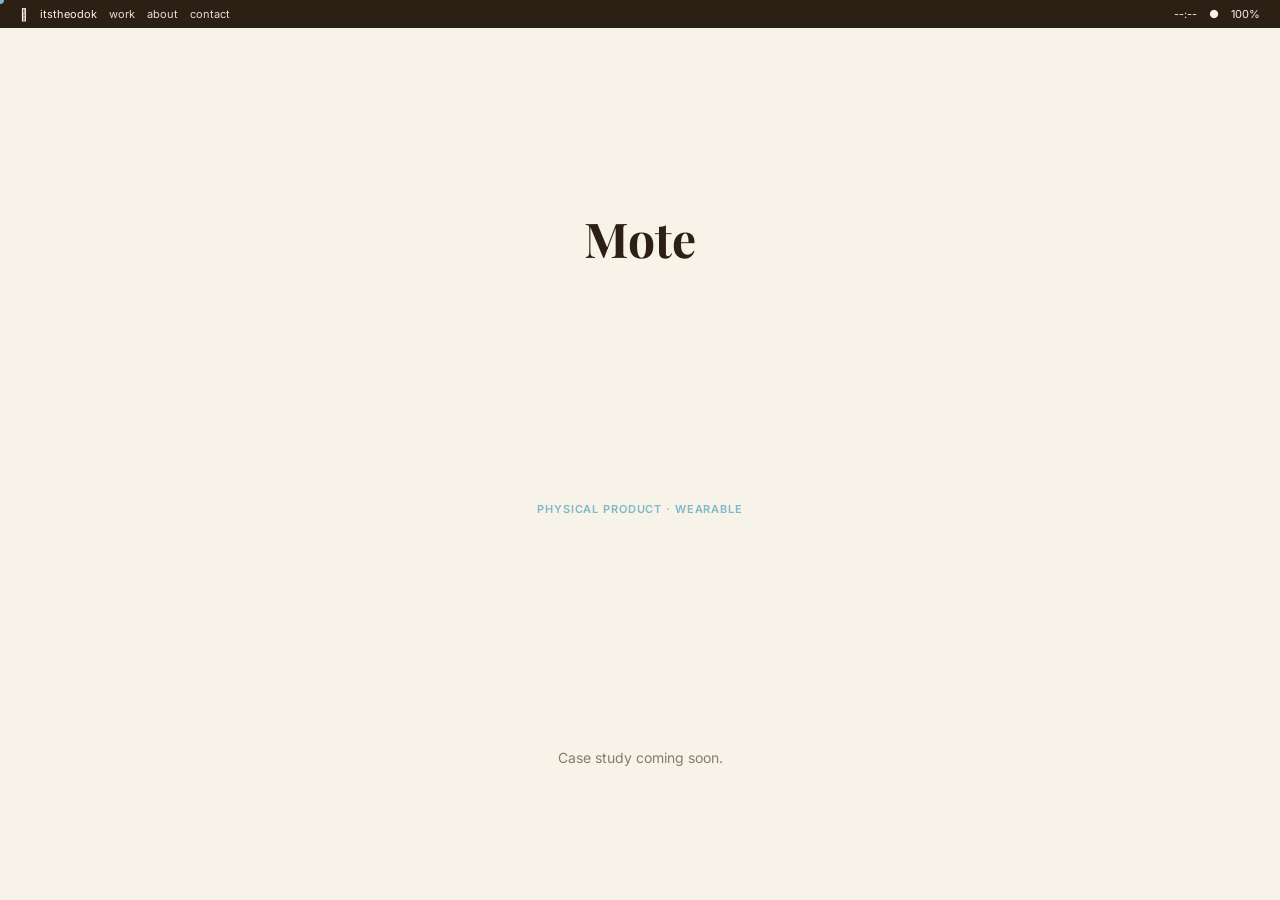
<file: mote.html>
<!DOCTYPE html>
<html lang="en">
  <head>
    <meta charset="UTF-8" />
    <meta name="viewport" content="width=device-width, initial-scale=1.0" />
    <title>Mote — itstheodok</title>
    <link rel="preconnect" href="https://fonts.googleapis.com" />
    <link rel="preconnect" href="https://fonts.gstatic.com" crossorigin />
    <link
      href="https://fonts.googleapis.com/css2?family=Inter:wght@400;500;600;700&family=Playfair+Display:wght@600;700&display=swap"
      rel="stylesheet"
    />
    <link rel="stylesheet" href="styles.css" />
  </head>
  <body class="page-project-detail">
    <div class="menu-bar">
      <div class="menu-left">
        <span class="apple-mark"></span>
        <span>itstheodok</span>
        <a class="menu-nav-link" href="projects.html">work</a>
        <a class="menu-nav-link" href="about.html">about</a>
        <a class="menu-nav-link" href="index.html#footer">contact</a>
      </div>
      <div class="menu-right">
        <span id="clock">--:--</span>
        <span>●</span>
        <span>100%</span>
      </div>
    </div>

    <main class="project-detail-shell">
      <h1>Mote</h1>
      <span class="project-tag">Physical Product · Wearable</span>
      <p>Case study coming soon.</p>
    </main>

    <div class="cursor-dot" aria-hidden="true"></div>
    <script src="script.js"></script>
  </body>
</html>
</file>
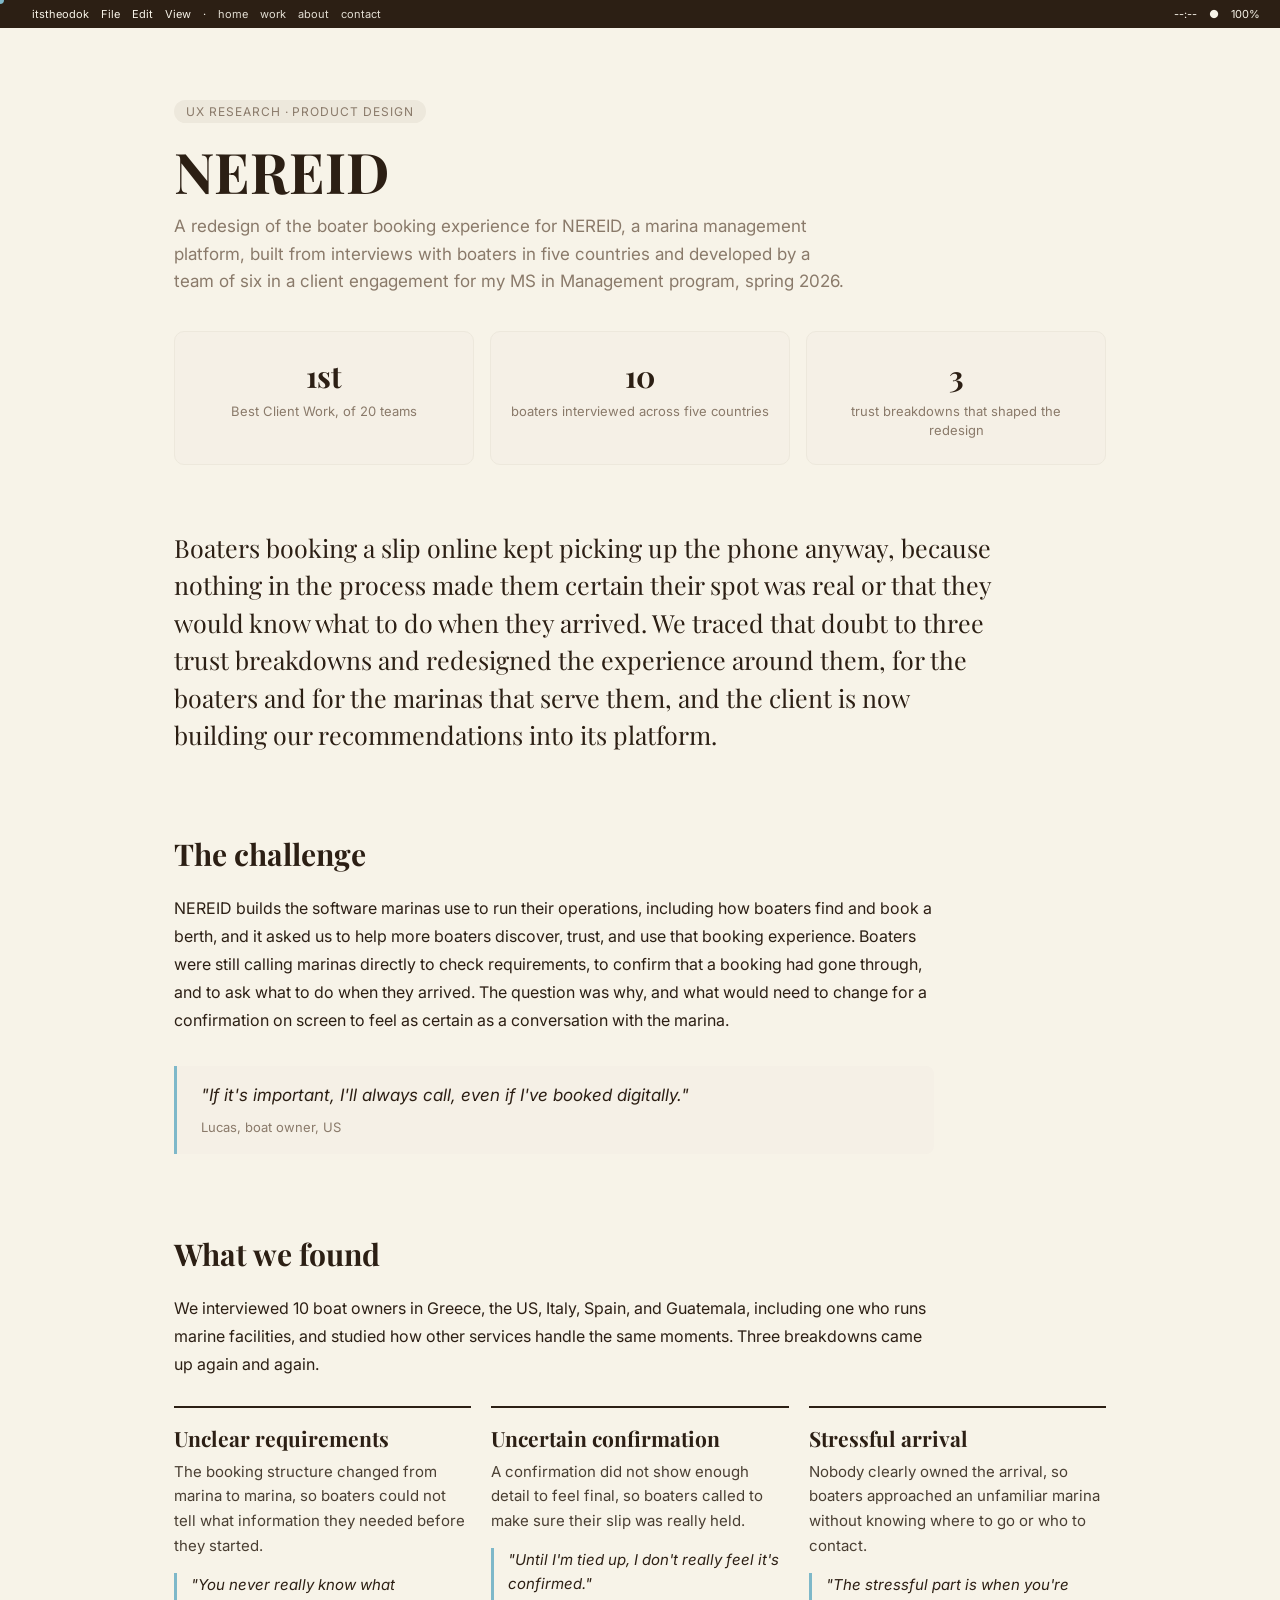
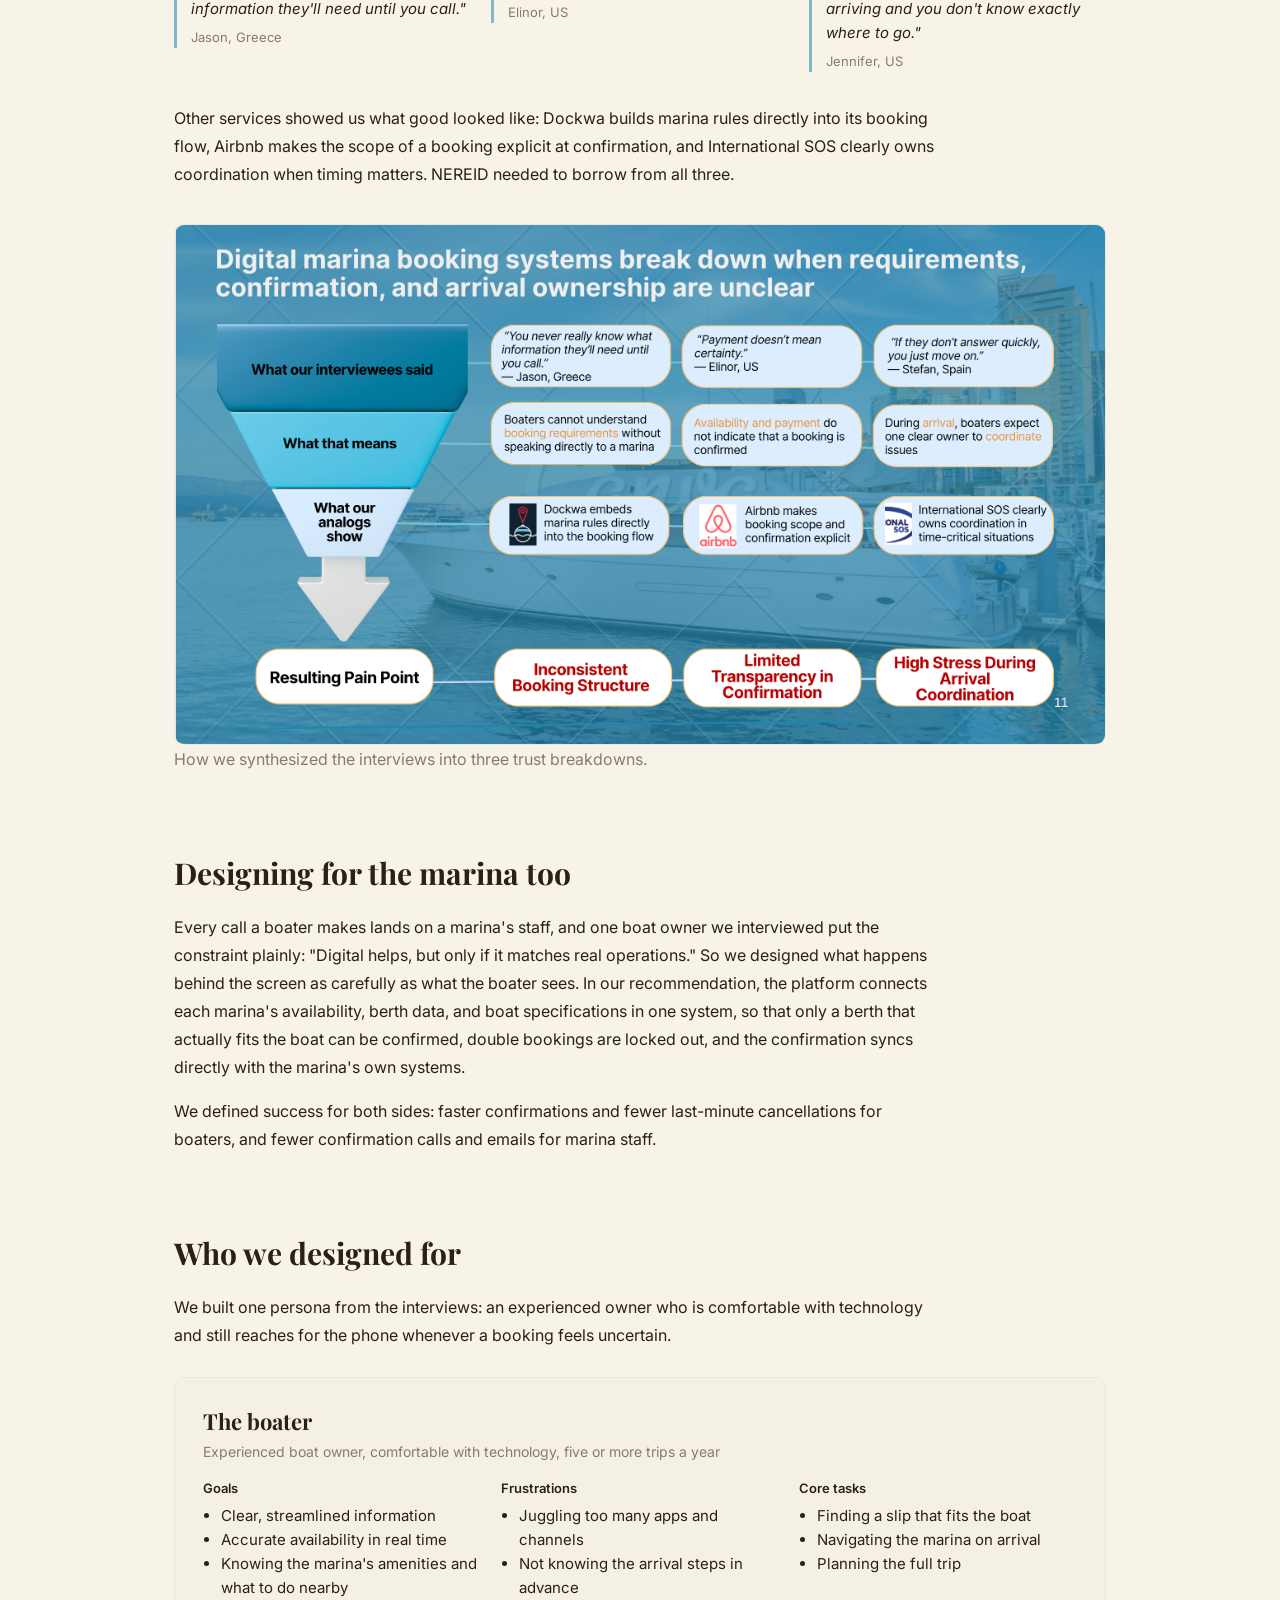
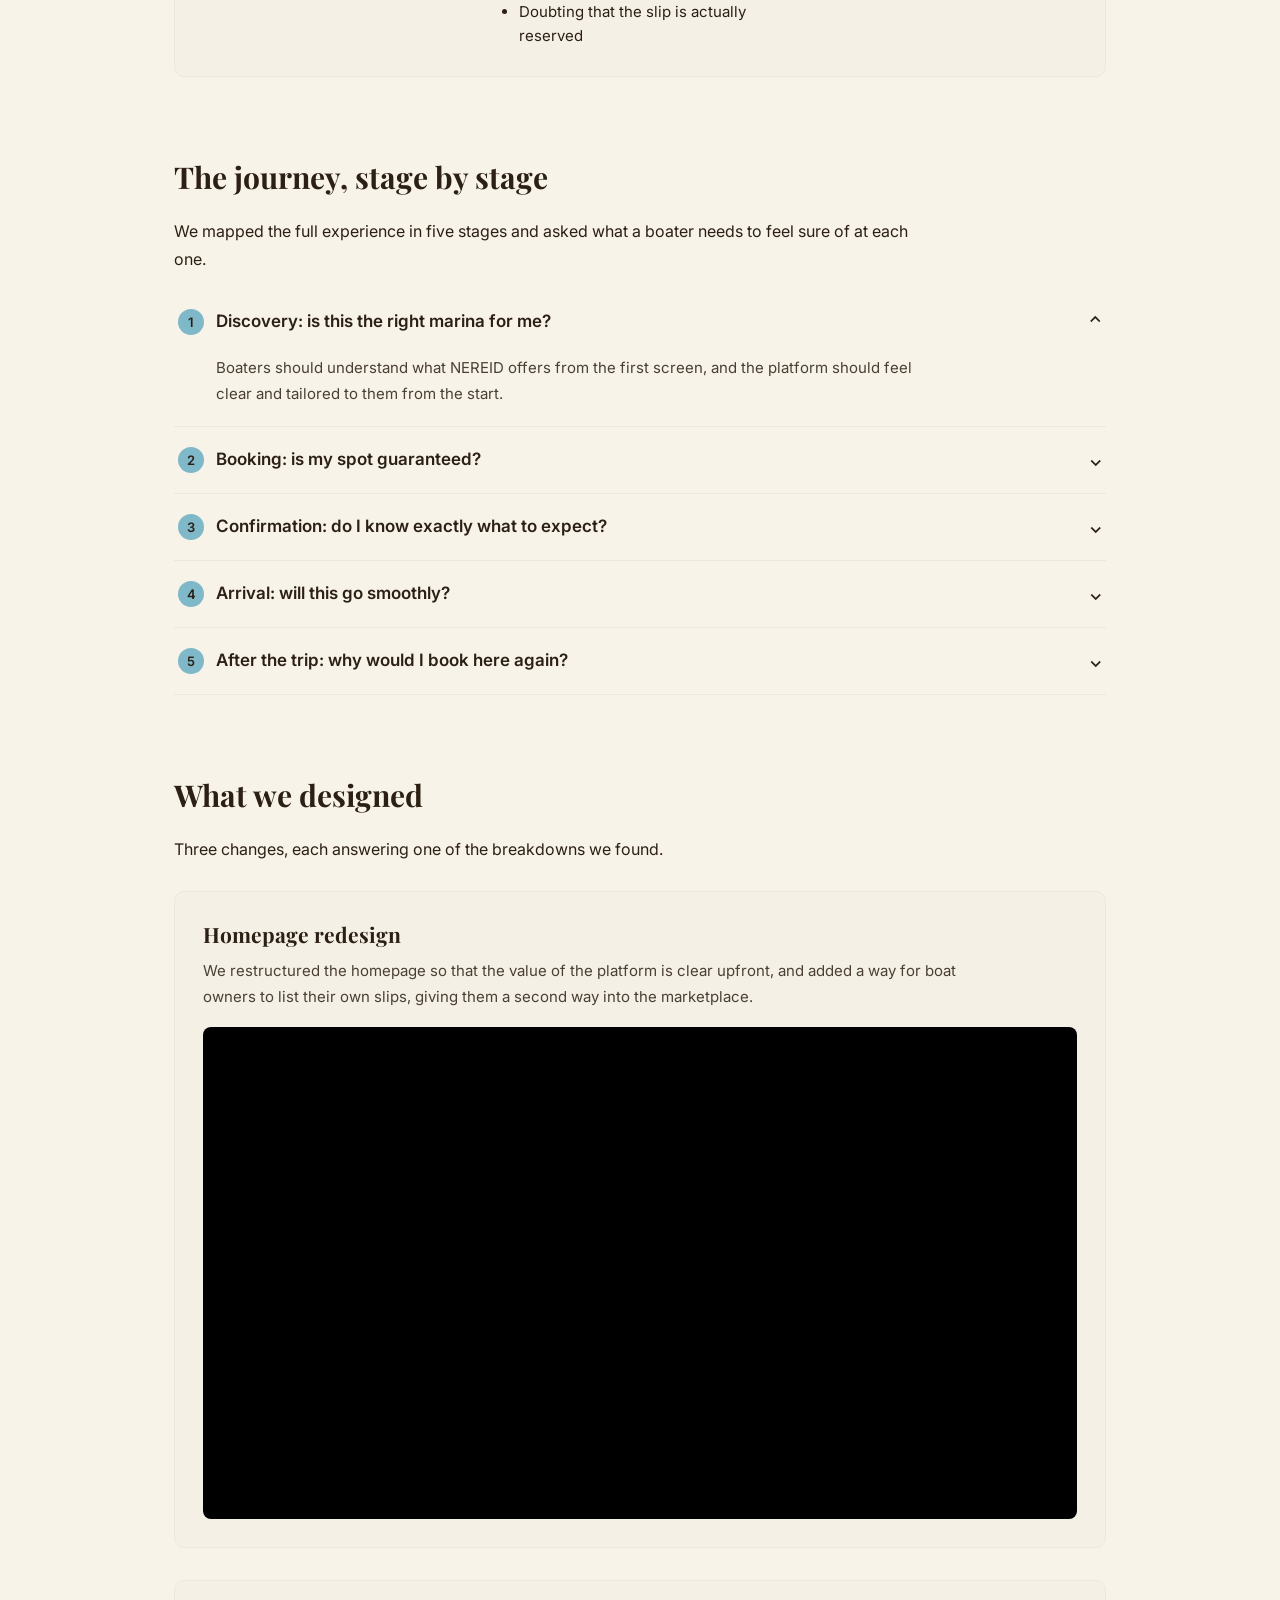
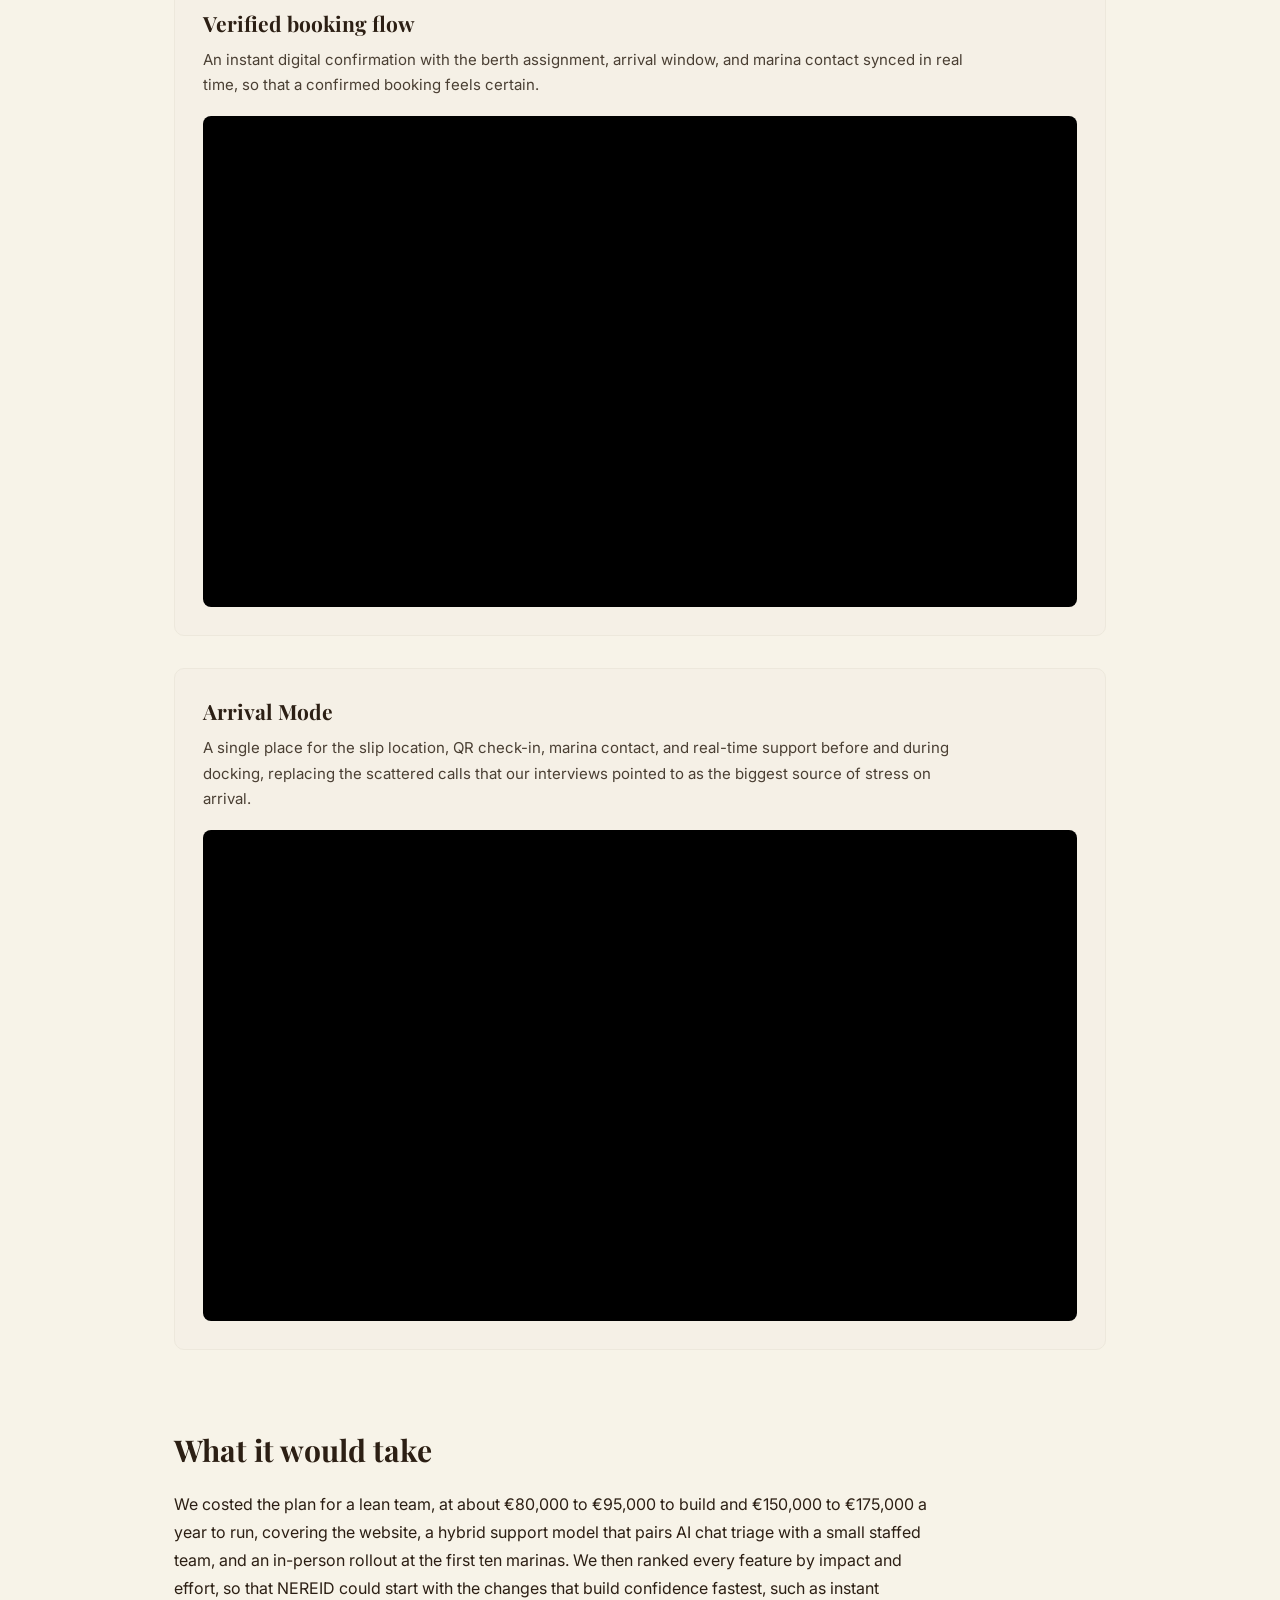
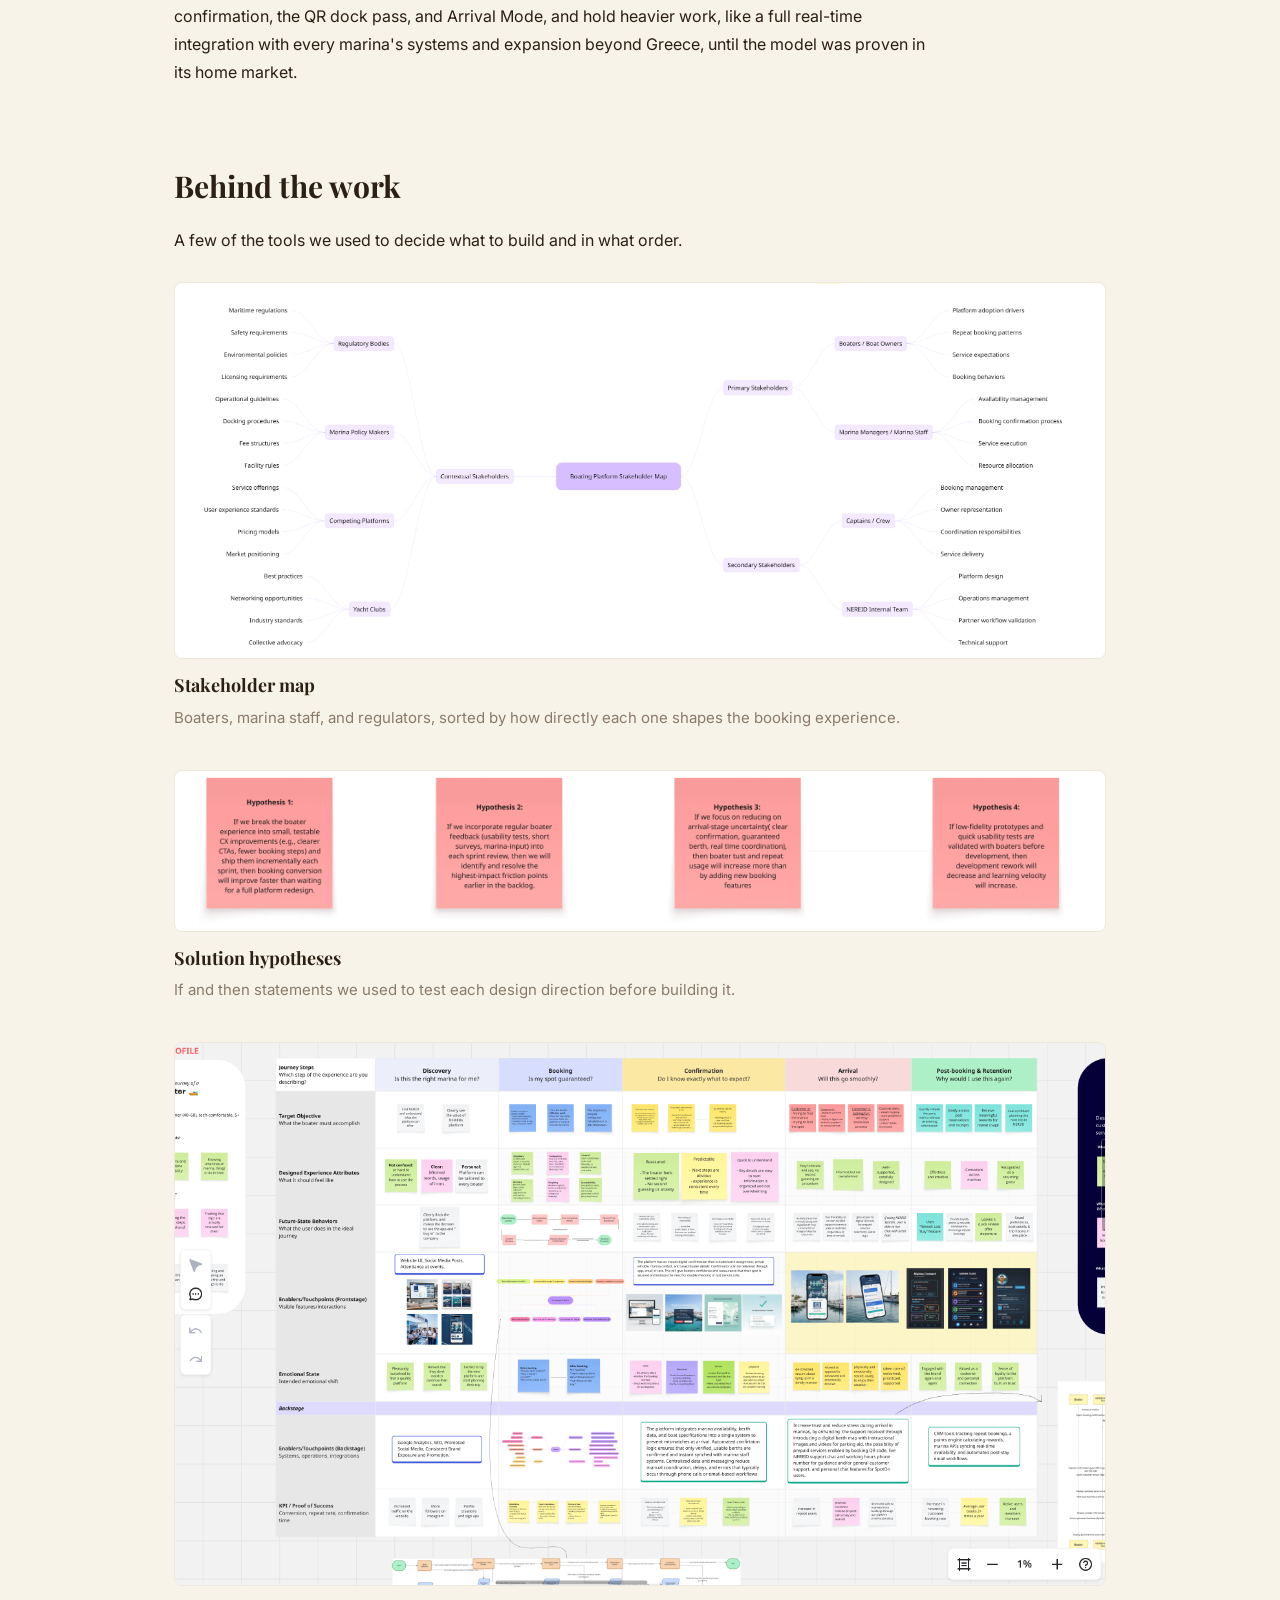
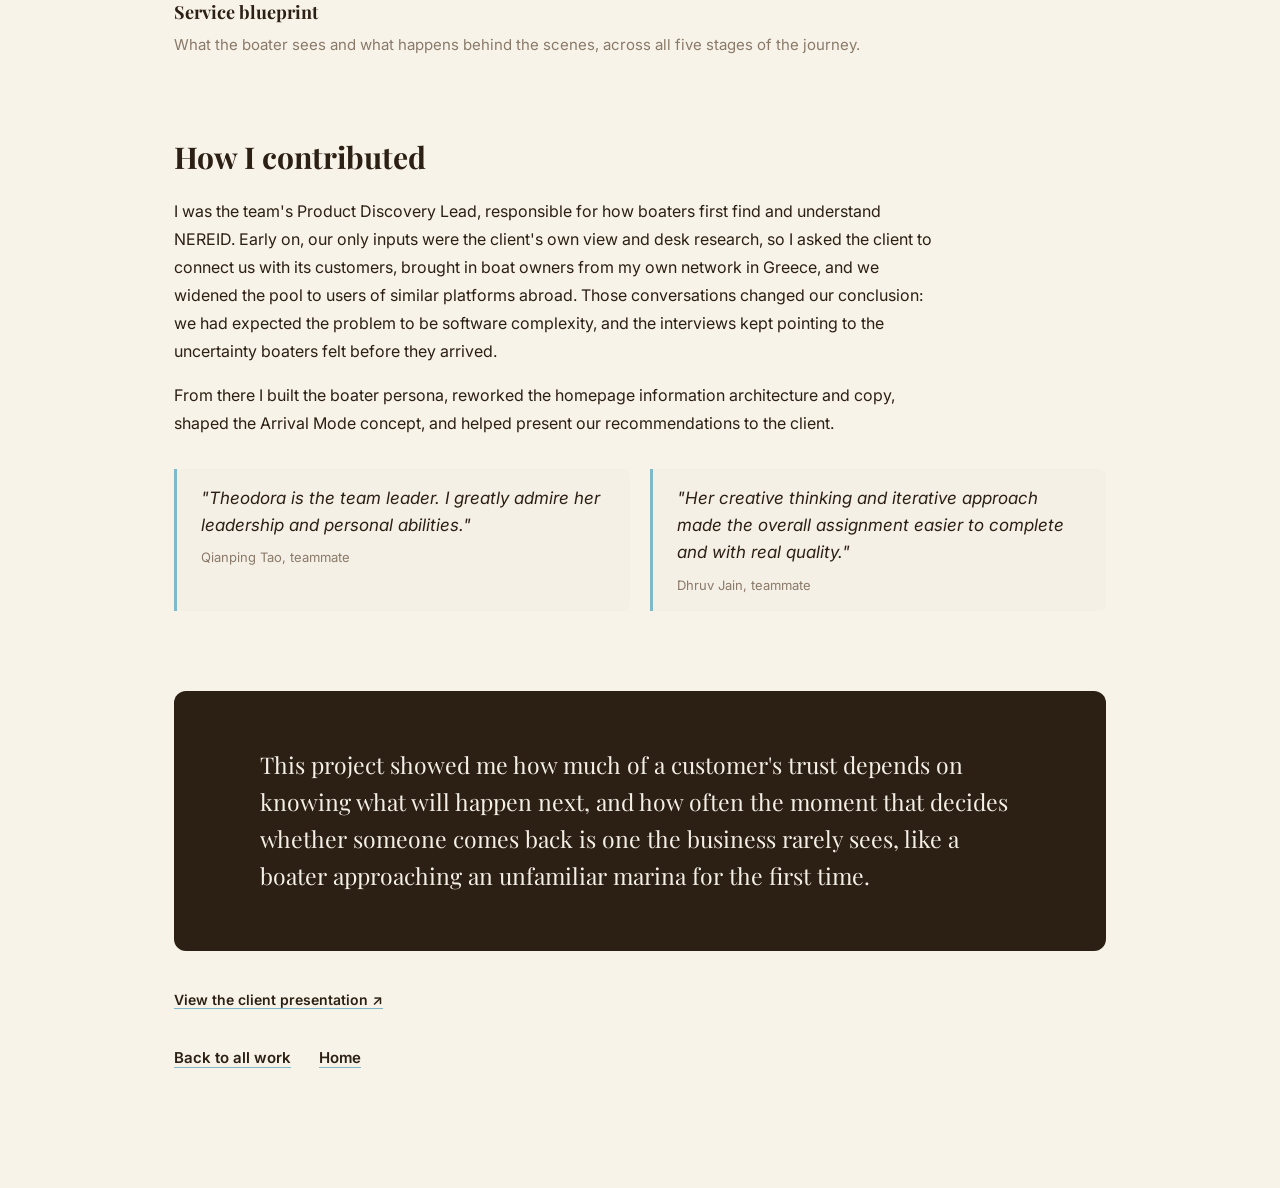
<file: nereid.html>
<!DOCTYPE html>
<html lang="en">
<head>
<meta charset="UTF-8" />
<meta name="viewport" content="width=device-width, initial-scale=1.0" />
<title>NEREID, itstheodok</title>
<meta name="description" content="NEREID: a marina booking platform redesigned around trust, built from interviews with boaters in five countries. Best Client Work of 20 teams." />
<link rel="preconnect" href="https://fonts.googleapis.com" />
<link rel="preconnect" href="https://fonts.gstatic.com" crossorigin />
<link
href="https://fonts.googleapis.com/css2?family=Inter:wght@400;500;600;700&family=Playfair+Display:ital,wght@0,600;0,700;1,600&display=swap"
rel="stylesheet"
/>
<link rel="stylesheet" href="styles.css" />
<style>
  /* NEREID case study: shares the Sprouts and Fischer case study system */
  .cs-shell { max-width: 980px; margin: 0 auto; padding: 100px 24px 120px; font-family: 'Inter', sans-serif; color: #2C1F14; }
  .cs-tag { display: inline-block; background: #EDE8DC; color: #8A7A6A; font-size: 12px; letter-spacing: 0.08em; text-transform: uppercase; padding: 4px 12px; border-radius: 999px; margin-bottom: 18px; }
  .cs-title { font-family: 'Playfair Display', serif; font-size: 56px; line-height: 1.08; margin: 0 0 12px; }
  .cs-subtitle { font-size: 17px; line-height: 1.6; color: #8A7A6A; max-width: 680px; margin: 0 0 36px; }

  .cs-stats { display: grid; grid-template-columns: repeat(3, 1fr); gap: 16px; margin-bottom: 64px; }
  .cs-stat { background: #F5F0E6; border: 1px solid #EDE8DC; border-radius: 10px; padding: 24px 16px; text-align: center; }
  .cs-stat-num { font-family: 'Playfair Display', serif; font-size: 30px; font-weight: 700; color: #2C1F14; }
  .cs-stat-label { font-size: 13px; color: #8A7A6A; margin-top: 6px; line-height: 1.45; }

  .cs-lead { font-family: 'Playfair Display', serif; font-size: 25px; line-height: 1.5; max-width: 820px; margin: 0 0 80px; color: #2C1F14; }

  .cs-section { margin-bottom: 80px; }
  .cs-section h2 { font-family: 'Playfair Display', serif; font-size: 30px; margin: 0 0 20px; }
  .cs-section p { line-height: 1.75; font-size: 16px; margin: 0 0 16px; max-width: 760px; }

  .cs-quotes { display: grid; grid-template-columns: 1fr 1fr; gap: 20px; margin: 32px 0 0; }
  .cs-quote { border-left: 3px solid #7EB8C9; padding: 16px 24px; font-style: italic; font-size: 17px; line-height: 1.6; margin: 32px 0 0; background: #F5F0E6; border-radius: 0 8px 8px 0; max-width: 760px; }
  .cs-quotes .cs-quote { margin: 0; max-width: none; }
  .cs-quote .src { display: block; font-style: normal; font-size: 13px; color: #8A7A6A; margin-top: 8px; }

  /* Findings */
  .cs-findings { display: grid; grid-template-columns: repeat(3, 1fr); gap: 20px; margin: 28px 0 0; }
  .cs-finding { border-top: 2px solid #2C1F14; padding-top: 16px; }
  .cs-finding h3 { font-family: 'Playfair Display', serif; font-size: 21px; margin: 0 0 8px; }
  .cs-finding p { font-size: 15px; line-height: 1.65; color: #4A3F33; margin: 0; }
  .cs-finding blockquote { margin: 14px 0 0; padding: 0 0 0 14px; border-left: 3px solid #7EB8C9; font-style: italic; font-size: 15px; line-height: 1.6; color: #2C1F14; }
  .cs-finding blockquote .src { display: block; font-style: normal; font-size: 13px; color: #8A7A6A; margin-top: 6px; }

  .cs-img-frame { width: 100%; border-radius: 10px; overflow: hidden; border: 1px solid #EDE8DC; margin: 36px 0 0; }
  .cs-img-frame img { width: 100%; display: block; }
  .cs-img-caption { font-size: 13px; color: #8A7A6A; margin-top: 10px; }

  /* Persona */
  .cs-persona { background: #F5F0E6; border: 1px solid #EDE8DC; border-radius: 10px; padding: 28px; margin-top: 28px; }
  .cs-persona h3 { font-family: 'Playfair Display', serif; font-size: 22px; margin: 0 0 4px; }
  .cs-persona .who { font-size: 14px; color: #8A7A6A; margin: 0 0 8px; }
  .cs-persona-grid { display: grid; grid-template-columns: 1fr 1fr 1fr; gap: 20px; margin-top: 16px; }
  .cs-persona-col h4 { font-size: 13px; font-weight: 600; margin: 0 0 8px; }
  .cs-persona-col ul { margin: 0; padding-left: 18px; font-size: 15px; line-height: 1.6; }

  /* Journey */
  .cs-accordion { margin-top: 12px; }
  .cs-accordion-item { border-bottom: 1px solid #EDE8DC; }
  .cs-accordion-header { display: flex; align-items: center; justify-content: space-between; padding: 20px 4px; cursor: pointer; font-weight: 600; font-size: 17px; }
  .cs-accordion-header .num { display: inline-flex; align-items: center; justify-content: center; width: 26px; height: 26px; background: #7EB8C9; color: #2C1F14; border-radius: 50%; font-size: 13px; margin-right: 12px; }
  .cs-accordion-body { max-height: 0; overflow: hidden; transition: max-height 0.3s ease; font-size: 15px; color: #4A3F33; line-height: 1.7; }
  .cs-accordion-body-inner { padding: 0 4px 20px 42px; max-width: 760px; }
  .cs-accordion-item.open .cs-accordion-body { max-height: 400px; }
  .cs-accordion-arrow { transition: transform 0.2s ease; }
  .cs-accordion-item.open .cs-accordion-arrow { transform: rotate(180deg); }

  /* Designs */
  .cs-design-grid { display: grid; grid-template-columns: 1fr; gap: 32px; margin-top: 28px; }
  .cs-design-card { background: #F5F0E6; border: 1px solid #EDE8DC; border-radius: 10px; padding: 28px; }
  .cs-design-card h3 { font-family: 'Playfair Display', serif; font-size: 21px; margin: 0 0 10px; }
  .cs-design-card p { font-size: 15px; line-height: 1.7; color: #4A3F33; margin: 0; max-width: 760px; }
  .cs-video-wrap { position: relative; width: 100%; padding-top: 56.25%; margin-top: 18px; border-radius: 8px; overflow: hidden; background: #000; }
  .cs-video-wrap .cs-video { position: absolute; top: 0; left: 0; width: 100%; height: 100%; border: 0; }

  /* Process */
  .cs-process-gallery { display: flex; flex-direction: column; gap: 40px; margin-top: 28px; }
  .cs-process-item img { width: 100%; border-radius: 8px; border: 1px solid #EDE8DC; display: block; }
  .cs-process-item .cap { font-size: 15px; color: #8A7A6A; margin-top: 12px; line-height: 1.6; }
  .cs-process-item .cap strong { color: #2C1F14; display: block; font-size: 18px; margin-bottom: 6px; font-family: 'Playfair Display', serif; }

  .cs-closing { background: #2C1F14; color: #F5F0E6; border-radius: 12px; padding: 56px 48px; }
  .cs-closing p { font-family: 'Playfair Display', serif; font-size: 23px; line-height: 1.6; max-width: 760px; margin: 0 auto; }

  .cs-request { font-size: 14px; color: #8A7A6A; margin: 40px 0 0; }
  .cs-request a { color: #2C1F14; font-weight: 600; text-decoration: none; border-bottom: 1px solid #7EB8C9; }
  .cs-endnav { display: flex; flex-wrap: wrap; gap: 28px; margin-top: 40px; }
  .cs-back { display: inline-block; color: #2C1F14; font-weight: 600; font-size: 15px; text-decoration: none; border-bottom: 1px solid #7EB8C9; }
  .cs-back:hover, .cs-back:focus-visible { color: #7EB8C9; }
  .cs-back:focus-visible { outline: 2px solid #7EB8C9; outline-offset: 4px; }

  @media (max-width: 820px) {
    .cs-title { font-size: 40px; }
    .cs-lead { font-size: 21px; margin-bottom: 64px; }
    .cs-stats, .cs-findings, .cs-quotes, .cs-persona-grid { grid-template-columns: 1fr; }
    .cs-closing { padding: 40px 24px; }
    .cs-closing p { font-size: 19px; }
    .cs-accordion-body-inner { padding-left: 4px; }
  }
</style>
</head>
<body class="page-project-detail">
<div class="menu-bar">
  <div class="menu-left">
    <span class="apple-mark"></span>
    <span>itstheodok</span>
    <span>File</span>
    <span>Edit</span>
    <span>View</span>
    <span>·</span>
    <a class="menu-nav-link" href="index.html">home</a>
    <a class="menu-nav-link" href="projects.html">work</a>
    <a class="menu-nav-link" href="about.html">about</a>
    <a class="menu-nav-link" href="index.html#footer">contact</a>
  </div>
  <div class="menu-right">
    <span id="clock">--:--</span>
    <span>●</span>
    <span>100%</span>
  </div>
</div>

<main class="cs-shell">

  <span class="cs-tag">UX Research · Product Design</span>
  <h1 class="cs-title">NEREID</h1>
  <p class="cs-subtitle">A redesign of the boater booking experience for NEREID, a marina management platform, built from interviews with boaters in five countries and developed by a team of six in a client engagement for my MS in Management program, spring 2026.</p>

  <div class="cs-stats">
    <div class="cs-stat"><div class="cs-stat-num">1st</div><div class="cs-stat-label">Best Client Work, of 20 teams</div></div>
    <div class="cs-stat"><div class="cs-stat-num">10</div><div class="cs-stat-label">boaters interviewed across five countries</div></div>
    <div class="cs-stat"><div class="cs-stat-num">3</div><div class="cs-stat-label">trust breakdowns that shaped the redesign</div></div>
  </div>

  <p class="cs-lead">Boaters booking a slip online kept picking up the phone anyway, because nothing in the process made them certain their spot was real or that they would know what to do when they arrived. We traced that doubt to three trust breakdowns and redesigned the experience around them, for the boaters and for the marinas that serve them, and the client is now building our recommendations into its platform.</p>

  <section class="cs-section">
    <h2>The challenge</h2>
    <p>NEREID builds the software marinas use to run their operations, including how boaters find and book a berth, and it asked us to help more boaters discover, trust, and use that booking experience. Boaters were still calling marinas directly to check requirements, to confirm that a booking had gone through, and to ask what to do when they arrived. The question was why, and what would need to change for a confirmation on screen to feel as certain as a conversation with the marina.</p>
    <blockquote class="cs-quote">
      "If it's important, I'll always call, even if I've booked digitally."
      <span class="src">Lucas, boat owner, US</span>
    </blockquote>
  </section>

  <section class="cs-section">
    <h2>What we found</h2>
    <p>We interviewed 10 boat owners in Greece, the US, Italy, Spain, and Guatemala, including one who runs marine facilities, and studied how other services handle the same moments. Three breakdowns came up again and again.</p>

    <div class="cs-findings">
      <div class="cs-finding">
        <h3>Unclear requirements</h3>
        <p>The booking structure changed from marina to marina, so boaters could not tell what information they needed before they started.</p>
        <blockquote>"You never really know what information they'll need until you call."<span class="src">Jason, Greece</span></blockquote>
      </div>
      <div class="cs-finding">
        <h3>Uncertain confirmation</h3>
        <p>A confirmation did not show enough detail to feel final, so boaters called to make sure their slip was really held.</p>
        <blockquote>"Until I'm tied up, I don't really feel it's confirmed."<span class="src">Elinor, US</span></blockquote>
      </div>
      <div class="cs-finding">
        <h3>Stressful arrival</h3>
        <p>Nobody clearly owned the arrival, so boaters approached an unfamiliar marina without knowing where to go or who to contact.</p>
        <blockquote>"The stressful part is when you're arriving and you don't know exactly where to go."<span class="src">Jennifer, US</span></blockquote>
      </div>
    </div>

    <p style="margin-top:32px;">Other services showed us what good looked like: Dockwa builds marina rules directly into its booking flow, Airbnb makes the scope of a booking explicit at confirmation, and International SOS clearly owns coordination when timing matters. NEREID needed to borrow from all three.</p>

    <div class="cs-img-frame">
      <img src="nereid_trust_breakdown.png" alt="Diagram of the three trust breakdowns found in the marina booking research" loading="lazy" />
    </div>
    <p class="cs-img-caption">How we synthesized the interviews into three trust breakdowns.</p>
  </section>

  <section class="cs-section">
    <h2>Designing for the marina too</h2>
    <p>Every call a boater makes lands on a marina's staff, and one boat owner we interviewed put the constraint plainly: "Digital helps, but only if it matches real operations." So we designed what happens behind the screen as carefully as what the boater sees. In our recommendation, the platform connects each marina's availability, berth data, and boat specifications in one system, so that only a berth that actually fits the boat can be confirmed, double bookings are locked out, and the confirmation syncs directly with the marina's own systems.</p>
    <p>We defined success for both sides: faster confirmations and fewer last-minute cancellations for boaters, and fewer confirmation calls and emails for marina staff.</p>
  </section>

  <section class="cs-section">
    <h2>Who we designed for</h2>
    <p>We built one persona from the interviews: an experienced owner who is comfortable with technology and still reaches for the phone whenever a booking feels uncertain.</p>
    <div class="cs-persona">
      <h3>The boater</h3>
      <p class="who">Experienced boat owner, comfortable with technology, five or more trips a year</p>
      <div class="cs-persona-grid">
        <div class="cs-persona-col">
          <h4>Goals</h4>
          <ul>
            <li>Clear, streamlined information</li>
            <li>Accurate availability in real time</li>
            <li>Knowing the marina's amenities and what to do nearby</li>
          </ul>
        </div>
        <div class="cs-persona-col">
          <h4>Frustrations</h4>
          <ul>
            <li>Juggling too many apps and channels</li>
            <li>Not knowing the arrival steps in advance</li>
            <li>Doubting that the slip is actually reserved</li>
          </ul>
        </div>
        <div class="cs-persona-col">
          <h4>Core tasks</h4>
          <ul>
            <li>Finding a slip that fits the boat</li>
            <li>Navigating the marina on arrival</li>
            <li>Planning the full trip</li>
          </ul>
        </div>
      </div>
    </div>
  </section>

  <section class="cs-section">
    <h2>The journey, stage by stage</h2>
    <p>We mapped the full experience in five stages and asked what a boater needs to feel sure of at each one.</p>
    <div class="cs-accordion">

      <div class="cs-accordion-item open">
        <div class="cs-accordion-header" onclick="this.parentElement.classList.toggle('open')">
          <span><span class="num">1</span>Discovery: is this the right marina for me?</span>
          <span class="cs-accordion-arrow">⌄</span>
        </div>
        <div class="cs-accordion-body"><div class="cs-accordion-body-inner">
          Boaters should understand what NEREID offers from the first screen, and the platform should feel clear and tailored to them from the start.
        </div></div>
      </div>

      <div class="cs-accordion-item">
        <div class="cs-accordion-header" onclick="this.parentElement.classList.toggle('open')">
          <span><span class="num">2</span>Booking: is my spot guaranteed?</span>
          <span class="cs-accordion-arrow">⌄</span>
        </div>
        <div class="cs-accordion-body"><div class="cs-accordion-body-inner">
          We designed to remove every reason to doubt the booking, with confirmation in seconds, the total cost shown before payment, and clear cancellation rules for every weather scenario.
        </div></div>
      </div>

      <div class="cs-accordion-item">
        <div class="cs-accordion-header" onclick="this.parentElement.classList.toggle('open')">
          <span><span class="num">3</span>Confirmation: do I know exactly what to expect?</span>
          <span class="cs-accordion-arrow">⌄</span>
        </div>
        <div class="cs-accordion-body"><div class="cs-accordion-body-inner">
          An instant digital confirmation with the berth assignment, arrival window, marina contact, and saved boater details, so there is no reason to double check by phone.
        </div></div>
      </div>

      <div class="cs-accordion-item">
        <div class="cs-accordion-header" onclick="this.parentElement.classList.toggle('open')">
          <span><span class="num">4</span>Arrival: will this go smoothly?</span>
          <span class="cs-accordion-arrow">⌄</span>
        </div>
        <div class="cs-accordion-body"><div class="cs-accordion-body-inner">
          This is where Arrival Mode lives, with a digital berth map, images and videos for docking, prepaid services through a QR code, live chat support, and a phone number staffed during working hours.
        </div></div>
      </div>

      <div class="cs-accordion-item">
        <div class="cs-accordion-header" onclick="this.parentElement.classList.toggle('open')">
          <span><span class="num">5</span>After the trip: why would I book here again?</span>
          <span class="cs-accordion-arrow">⌄</span>
        </div>
        <div class="cs-accordion-body"><div class="cs-accordion-body-inner">
          We recommended quick rebooking at the same marina, easy access to past reservations and receipts, and rewards for returning guests, supported by repeat booking tracking and real-time availability from the marinas themselves.
        </div></div>
      </div>

    </div>
  </section>

  <section class="cs-section">
    <h2>What we designed</h2>
    <p>Three changes, each answering one of the breakdowns we found.</p>
    <div class="cs-design-grid">
      <div class="cs-design-card">
        <h3>Homepage redesign</h3>
        <p>We restructured the homepage so that the value of the platform is clear upfront, and added a way for boat owners to list their own slips, giving them a second way into the marketplace.</p>
        <div class="cs-video-wrap">
          <iframe class="cs-video" src="https://drive.google.com/file/d/1j2axKy8Zwo1jn2LQPBLjhRa8_gEU0_Eg/preview" allow="autoplay" allowfullscreen title="Homepage redesign walkthrough"></iframe>
        </div>
      </div>
      <div class="cs-design-card">
        <h3>Verified booking flow</h3>
        <p>An instant digital confirmation with the berth assignment, arrival window, and marina contact synced in real time, so that a confirmed booking feels certain.</p>
        <div class="cs-video-wrap">
          <iframe class="cs-video" src="https://drive.google.com/file/d/1_9oQGUY9QBO_K22DWP2u7GbdrYyEsPPu/preview" allow="autoplay" allowfullscreen title="Verified booking flow walkthrough"></iframe>
        </div>
      </div>
      <div class="cs-design-card">
        <h3>Arrival Mode</h3>
        <p>A single place for the slip location, QR check-in, marina contact, and real-time support before and during docking, replacing the scattered calls that our interviews pointed to as the biggest source of stress on arrival.</p>
        <div class="cs-video-wrap">
          <iframe class="cs-video" src="https://drive.google.com/file/d/14CytwBM2T7_1mJS1bx7g2bPj_DGxxAv1/preview" allow="autoplay" allowfullscreen title="Arrival Mode walkthrough"></iframe>
        </div>
      </div>
    </div>
  </section>

  <section class="cs-section">
    <h2>What it would take</h2>
    <p>We costed the plan for a lean team, at about €80,000 to €95,000 to build and €150,000 to €175,000 a year to run, covering the website, a hybrid support model that pairs AI chat triage with a small staffed team, and an in-person rollout at the first ten marinas. We then ranked every feature by impact and effort, so that NEREID could start with the changes that build confidence fastest, such as instant confirmation, the QR dock pass, and Arrival Mode, and hold heavier work, like a full real-time integration with every marina's systems and expansion beyond Greece, until the model was proven in its home market.</p>
  </section>

  <section class="cs-section">
    <h2>Behind the work</h2>
    <p>A few of the tools we used to decide what to build and in what order.</p>
    <div class="cs-process-gallery">
      <div class="cs-process-item">
        <img src="nereid_process_stakeholders.png" alt="Stakeholder map" loading="lazy" />
        <div class="cap"><strong>Stakeholder map</strong>Boaters, marina staff, and regulators, sorted by how directly each one shapes the booking experience.</div>
      </div>
      <div class="cs-process-item">
        <img src="nereid_process_hypotheses.png" alt="Solution hypotheses" loading="lazy" />
        <div class="cap"><strong>Solution hypotheses</strong>If and then statements we used to test each design direction before building it.</div>
      </div>
      <div class="cs-process-item">
        <img src="nereid_process_blueprint.png" alt="Service blueprint" loading="lazy" />
        <div class="cap"><strong>Service blueprint</strong>What the boater sees and what happens behind the scenes, across all five stages of the journey.</div>
      </div>
    </div>
  </section>

  <section class="cs-section">
    <h2>How I contributed</h2>
    <p>I was the team's Product Discovery Lead, responsible for how boaters first find and understand NEREID. Early on, our only inputs were the client's own view and desk research, so I asked the client to connect us with its customers, brought in boat owners from my own network in Greece, and we widened the pool to users of similar platforms abroad. Those conversations changed our conclusion: we had expected the problem to be software complexity, and the interviews kept pointing to the uncertainty boaters felt before they arrived.</p>
    <p>From there I built the boater persona, reworked the homepage information architecture and copy, shaped the Arrival Mode concept, and helped present our recommendations to the client.</p>

    <div class="cs-quotes">
      <blockquote class="cs-quote">
        "Theodora is the team leader. I greatly admire her leadership and personal abilities."
        <span class="src">Qianping Tao, teammate</span>
      </blockquote>
      <blockquote class="cs-quote">
        "Her creative thinking and iterative approach made the overall assignment easier to complete and with real quality."
        <span class="src">Dhruv Jain, teammate</span>
      </blockquote>
    </div>
  </section>

  <div class="cs-closing">
    <p>This project showed me how much of a customer's trust depends on knowing what will happen next, and how often the moment that decides whether someone comes back is one the business rarely sees, like a boater approaching an unfamiliar marina for the first time.</p>
  </div>

  <p class="cs-request"><a href="https://canva.link/exbfa4ve9zhyssc" target="_blank" rel="noreferrer">View the client presentation ↗</a></p>

  <nav class="cs-endnav" aria-label="Page navigation">
    <a class="cs-back" href="projects.html">Back to all work</a>
    <a class="cs-back" href="index.html">Home</a>
  </nav>

</main>

<div class="cursor-dot" aria-hidden="true"></div>
<script src="script.js"></script>
</body>
</html>
</file>
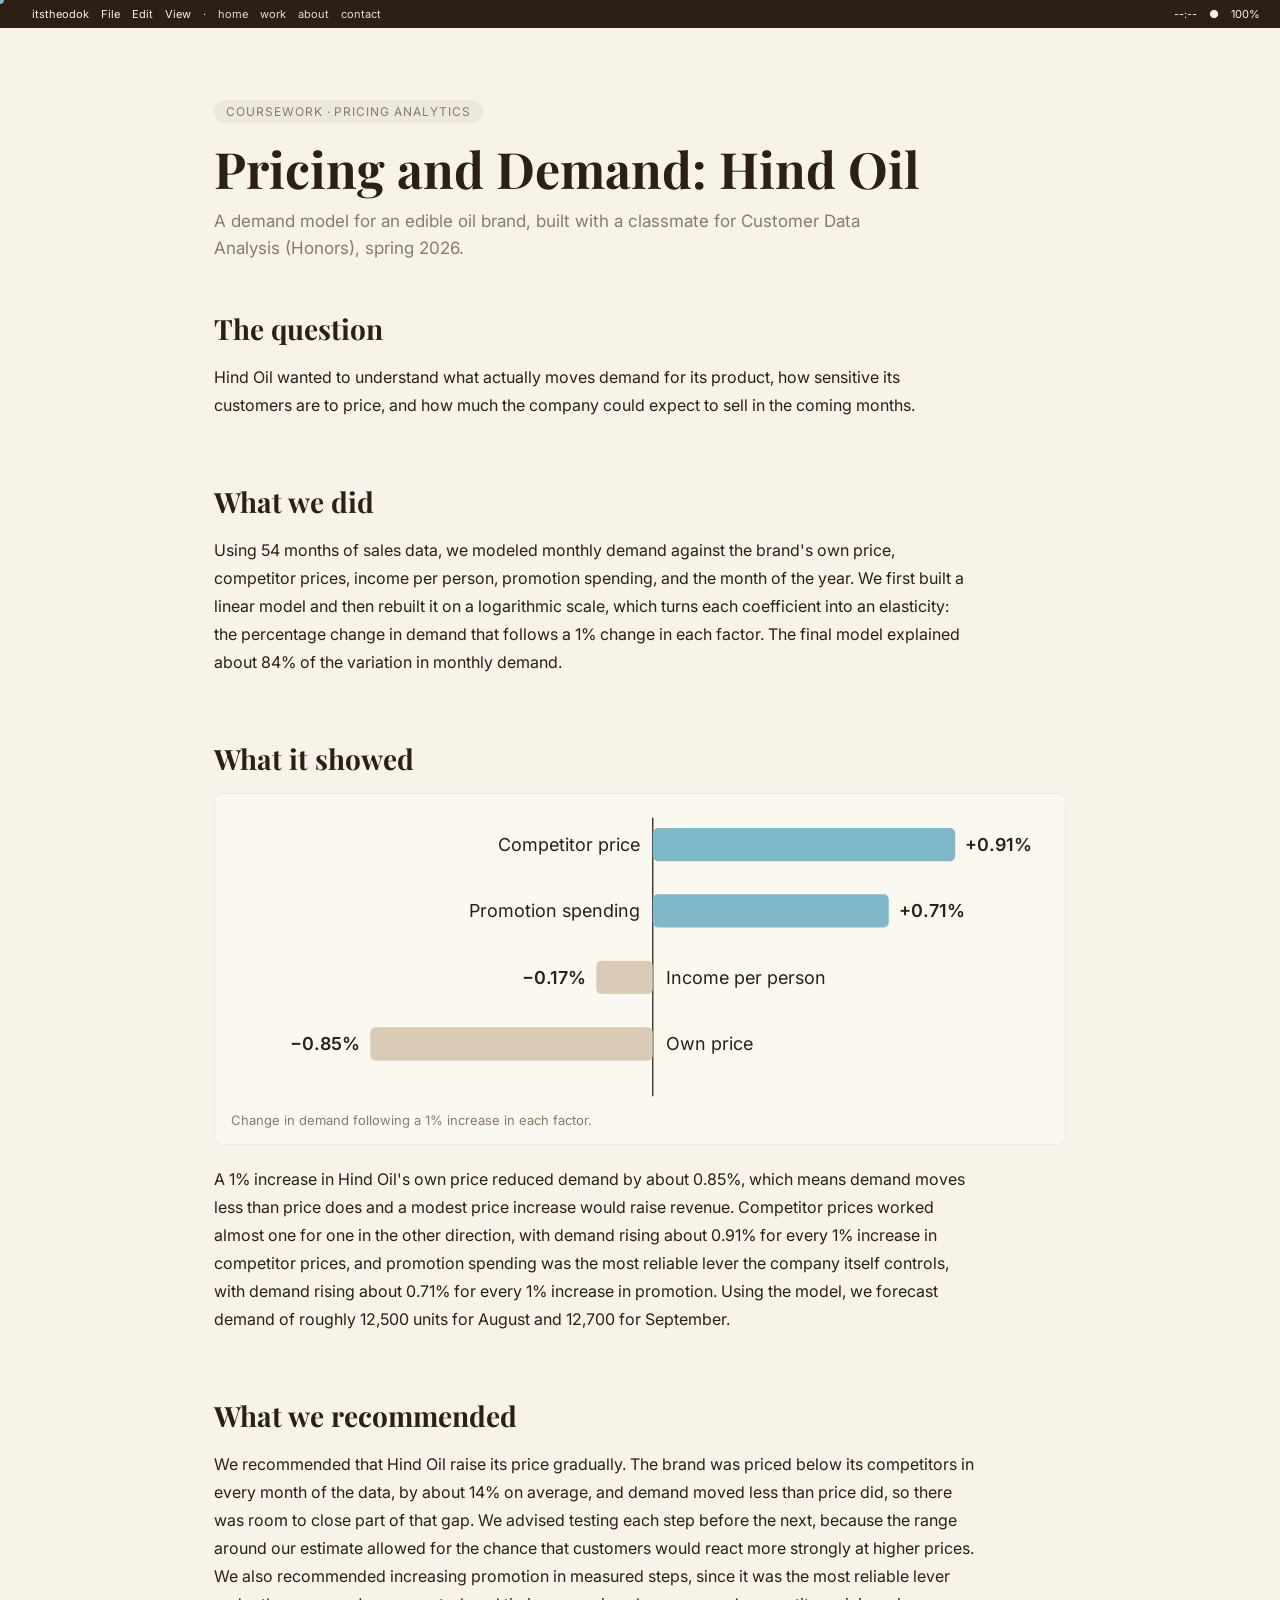
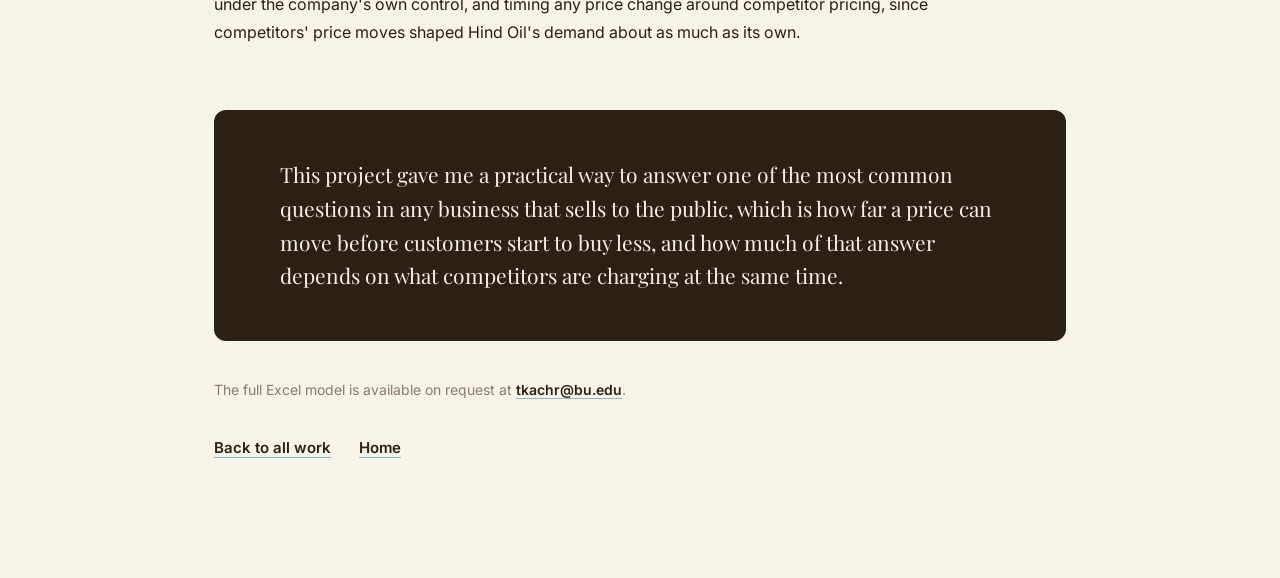
<file: pricing.html>
<!DOCTYPE html>
<html lang="en">
<head>
<meta charset="UTF-8" />
<meta name="viewport" content="width=device-width, initial-scale=1.0" />
<title>Pricing and Demand, itstheodok</title>
<meta name="description" content="A demand model for an edible oil brand, estimating price elasticity with regression." />
<link rel="preconnect" href="https://fonts.googleapis.com" />
<link rel="preconnect" href="https://fonts.gstatic.com" crossorigin />
<link href="https://fonts.googleapis.com/css2?family=Inter:wght@400;500;600;700&family=Playfair+Display:ital,wght@0,600;0,700;1,600&display=swap" rel="stylesheet" />
<link rel="stylesheet" href="styles.css" />
<style>
  /* Coursework pages: share the case study system */
  .cs-shell { max-width: 900px; margin: 0 auto; padding: 100px 24px 120px; font-family: 'Inter', sans-serif; color: #2C1F14; }
  .cs-tag { display: inline-block; background: #EDE8DC; color: #8A7A6A; font-size: 12px; letter-spacing: 0.08em; text-transform: uppercase; padding: 4px 12px; border-radius: 999px; margin-bottom: 18px; }
  .cs-title { font-family: 'Playfair Display', serif; font-size: 50px; line-height: 1.1; margin: 0 0 12px; }
  .cs-subtitle { font-size: 17px; line-height: 1.6; color: #8A7A6A; max-width: 680px; margin: 0 0 48px; }
  .cs-lead { font-size: 18px; line-height: 1.75; max-width: 760px; margin: 0 0 56px; }
  .cs-section { margin-bottom: 64px; }
  .cs-section h2 { font-family: 'Playfair Display', serif; font-size: 28px; margin: 0 0 16px; }
  .cs-section p { line-height: 1.75; font-size: 16px; margin: 0 0 16px; max-width: 760px; }
  .cs-model { background: #F5F0E6; border: 1px solid #EDE8DC; border-radius: 12px; padding: 32px; margin-bottom: 28px; }
  .cs-model h2 { font-family: 'Playfair Display', serif; font-size: 24px; margin: 0 0 12px; }
  .cs-model p { line-height: 1.75; font-size: 15px; margin: 0 0 20px; max-width: 760px; }
  .cs-chart { background: #FBF8F1; border: 1px solid #EDE8DC; border-radius: 10px; padding: 16px; }
  .cs-chart svg { width: 100%; height: auto; display: block; }
  .cs-chart figcaption { font-size: 13px; color: #8A7A6A; margin-top: 8px; }
  .cs-callouts { display: grid; grid-template-columns: repeat(2, 1fr); gap: 12px; margin-top: 16px; }
  .cs-callout { background: #FBF8F1; border: 1px solid #EDE8DC; border-radius: 10px; padding: 16px; }
  .cs-callout .n { font-family: 'Playfair Display', serif; font-size: 26px; font-weight: 700; }
  .cs-callout .l { font-size: 13px; color: #8A7A6A; margin-top: 4px; line-height: 1.45; }
  .cs-table-wrap { overflow-x: auto; border: 1px solid #EDE8DC; border-radius: 10px; margin: 8px 0 16px; }
  .cs-table { width: 100%; border-collapse: collapse; font-size: 14px; min-width: 520px; }
  .cs-table th, .cs-table td { padding: 12px 16px; text-align: left; border-bottom: 1px solid #EDE8DC; }
  .cs-table thead th { background: #F5F0E6; font-size: 13px; }
  .sig { display: inline-block; padding: 2px 10px; border-radius: 999px; font-size: 12px; font-weight: 600; }
  .sig.y { background: #2C1F14; color: #F5F0E6; }
  .sig.n { background: #EDE8DC; color: #8A7A6A; }
  .cs-closing { background: #2C1F14; color: #F5F0E6; border-radius: 12px; padding: 48px 44px; margin-top: 16px; }
  .cs-closing p { font-family: 'Playfair Display', serif; font-size: 21px; line-height: 1.6; max-width: 720px; margin: 0 auto; }
  .cs-back { display: inline-block; margin-top: 40px; color: #2C1F14; font-weight: 600; font-size: 15px; text-decoration: none; border-bottom: 1px solid #7EB8C9; }
  .cs-back:hover, .cs-back:focus-visible { color: #7EB8C9; }
  @media (max-width: 720px) {
    .cs-title { font-size: 36px; }
    .cs-model { padding: 22px; }
    .cs-callouts { grid-template-columns: 1fr; }
    .cs-closing { padding: 36px 24px; }
    .cs-closing p { font-size: 18px; }
  }
  .cs-endnav { display: flex; flex-wrap: wrap; gap: 28px; margin-top: 40px; }
  .cs-endnav .cs-back { margin-top: 0; display: inline-block; color: #2C1F14; font-weight: 600; font-size: 15px; text-decoration: none; border-bottom: 1px solid #7EB8C9; }
  .cs-endnav .cs-back:hover, .cs-endnav .cs-back:focus-visible { color: #7EB8C9; }
  .cs-request { font-size: 14px; color: #8A7A6A; margin: 40px 0 0; }
  .cs-request a { color: #2C1F14; font-weight: 600; text-decoration: none; border-bottom: 1px solid #7EB8C9; }
</style>
</head>
<body class="page-project-detail">
<div class="menu-bar">
  <div class="menu-left">
    <span class="apple-mark"></span>
    <span>itstheodok</span>
    <span>File</span>
    <span>Edit</span>
    <span>View</span>
    <span>·</span>
    <a class="menu-nav-link" href="index.html">home</a>
    <a class="menu-nav-link" href="projects.html">work</a>
    <a class="menu-nav-link" href="about.html">about</a>
    <a class="menu-nav-link" href="index.html#footer">contact</a>
  </div>
  <div class="menu-right">
    <span id="clock">--:--</span>
    <span>●</span>
    <span>100%</span>
  </div>
</div>

<main class="cs-shell">

  <span class="cs-tag">Coursework · Pricing Analytics</span>
  <h1 class="cs-title">Pricing and Demand: Hind Oil</h1>
  <p class="cs-subtitle">A demand model for an edible oil brand, built with a classmate for Customer Data Analysis (Honors), spring 2026.</p>

  <section class="cs-section">
    <h2>The question</h2>
    <p>Hind Oil wanted to understand what actually moves demand for its product, how sensitive its customers are to price, and how much the company could expect to sell in the coming months.</p>
  </section>

  <section class="cs-section">
    <h2>What we did</h2>
    <p>Using 54 months of sales data, we modeled monthly demand against the brand's own price, competitor prices, income per person, promotion spending, and the month of the year. We first built a linear model and then rebuilt it on a logarithmic scale, which turns each coefficient into an elasticity: the percentage change in demand that follows a 1% change in each factor. The final model explained about 84% of the variation in monthly demand.</p>
  </section>

  <section class="cs-section">
    <h2>What it showed</h2>
    <figure class="cs-chart" style="margin:0;"><svg viewBox="0 0 640 230" role="img" aria-label="How demand responds to a 1 percent change in each factor">
<line x1="330" y1="6" x2="330" y2="224" stroke="#2C1F14"/>
<rect x="330.0" y="14" width="236.6" height="26" rx="4" fill="#7EB8C9"/>
<text x="320" y="32" text-anchor="end" font-family="Inter, sans-serif" font-size="14" fill="#2C1F14">Competitor price</text>
<text x="574.6" y="32" text-anchor="start" font-family="Inter, sans-serif" font-size="14" font-weight="600" fill="#2C1F14">+0.91%</text>
<rect x="330.0" y="66" width="184.6" height="26" rx="4" fill="#7EB8C9"/>
<text x="320" y="84" text-anchor="end" font-family="Inter, sans-serif" font-size="14" fill="#2C1F14">Promotion spending</text>
<text x="522.6" y="84" text-anchor="start" font-family="Inter, sans-serif" font-size="14" font-weight="600" fill="#2C1F14">+0.71%</text>
<rect x="285.8" y="118" width="44.2" height="26" rx="4" fill="#D9CBB5"/>
<text x="340" y="136" text-anchor="start" font-family="Inter, sans-serif" font-size="14" fill="#2C1F14">Income per person</text>
<text x="277.8" y="136" text-anchor="end" font-family="Inter, sans-serif" font-size="14" font-weight="600" fill="#2C1F14">−0.17%</text>
<rect x="109.0" y="170" width="221.0" height="26" rx="4" fill="#D9CBB5"/>
<text x="340" y="188" text-anchor="start" font-family="Inter, sans-serif" font-size="14" fill="#2C1F14">Own price</text>
<text x="101.0" y="188" text-anchor="end" font-family="Inter, sans-serif" font-size="14" font-weight="600" fill="#2C1F14">−0.85%</text>
</svg><figcaption>Change in demand following a 1% increase in each factor.</figcaption></figure>
    <p style="margin-top:20px;">A 1% increase in Hind Oil's own price reduced demand by about 0.85%, which means demand moves less than price does and a modest price increase would raise revenue. Competitor prices worked almost one for one in the other direction, with demand rising about 0.91% for every 1% increase in competitor prices, and promotion spending was the most reliable lever the company itself controls, with demand rising about 0.71% for every 1% increase in promotion. Using the model, we forecast demand of roughly 12,500 units for August and 12,700 for September.</p>
  </section>

  <section class="cs-section">
    <h2>What we recommended</h2>
    <p>We recommended that Hind Oil raise its price gradually. The brand was priced below its competitors in every month of the data, by about 14% on average, and demand moved less than price did, so there was room to close part of that gap. We advised testing each step before the next, because the range around our estimate allowed for the chance that customers would react more strongly at higher prices. We also recommended increasing promotion in measured steps, since it was the most reliable lever under the company's own control, and timing any price change around competitor pricing, since competitors' price moves shaped Hind Oil's demand about as much as its own.</p>
  </section>

  <div class="cs-closing">
    <p>This project gave me a practical way to answer one of the most common questions in any business that sells to the public, which is how far a price can move before customers start to buy less, and how much of that answer depends on what competitors are charging at the same time.</p>
  </div>

  <p class="cs-request">The full Excel model is available on request at <a href="mailto:tkachr@bu.edu">tkachr@bu.edu</a>.</p>

  <nav class="cs-endnav" aria-label="Page navigation">
    <a class="cs-back" href="projects.html">Back to all work</a>
    <a class="cs-back" href="index.html">Home</a>
  </nav>

</main>

<div class="cursor-dot" aria-hidden="true"></div>
<script src="script.js"></script>
</body>
</html>
</file>
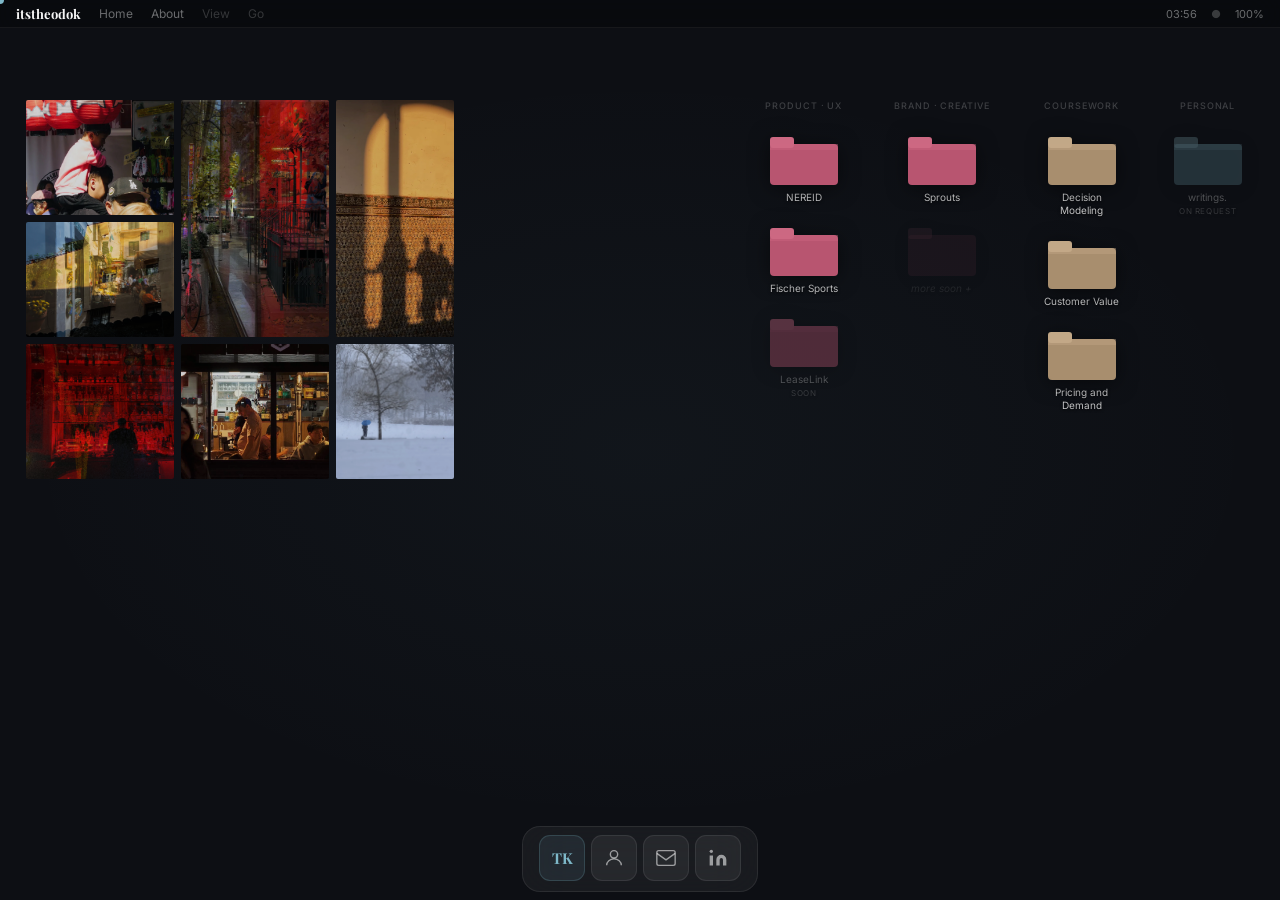
<file: projects.html>
<!DOCTYPE html>
<html lang="en">
<head>
  <meta charset="UTF-8" />
  <meta name="viewport" content="width=device-width, initial-scale=1.0" />
  <title>Projects, itstheodok</title>
  <link rel="preconnect" href="https://fonts.googleapis.com" />
  <link rel="preconnect" href="https://fonts.gstatic.com" crossorigin />
  <link href="https://fonts.googleapis.com/css2?family=Inter:ital,wght@0,300;0,400;0,500;1,400&family=Playfair+Display:wght@700&display=swap" rel="stylesheet" />
  <style>
    * { box-sizing: border-box; margin: 0; padding: 0; }
    body { font-family: 'Inter', sans-serif; background: #0D0F14; color: #F5F5F5; height: 100vh; overflow: hidden; cursor: none; user-select: none; }

    #cursor { position: fixed; width: 8px; height: 8px; background: #7EB8C9; border-radius: 50%; pointer-events: none; z-index: 9999; transform: translate(-50%,-50%); transition: width 0.15s, height 0.15s; }
    #cursor.hover { width: 20px; height: 20px; background: transparent; border: 1px solid #7EB8C9; }

    .wallpaper { position: fixed; inset: 0; background: radial-gradient(ellipse 70% 60% at 50% 50%, rgba(126,184,201,0.04) 0%, transparent 70%), #0D0F14; z-index: 0; }

    .menubar { position: fixed; top: 0; left: 0; right: 0; height: 28px; background: rgba(8,10,14,0.9); backdrop-filter: blur(20px); border-bottom: 1px solid rgba(255,255,255,0.06); display: flex; align-items: center; justify-content: space-between; padding: 0 16px; z-index: 100; }
    .menu-left { display: flex; align-items: center; gap: 18px; }
    .menu-logo { font-family: 'Playfair Display', serif; font-size: 13px; font-weight: 700; color: #F5F5F5; text-decoration: none; cursor: none; }
    .menu-item { font-size: 12px; color: rgba(255,255,255,0.4); text-decoration: none; cursor: none; transition: color 0.2s; }
    .menu-item:hover { color: #F5F5F5; }
    .menu-right { display: flex; align-items: center; gap: 14px; }
    .menu-right span { font-size: 11px; color: rgba(255,255,255,0.4); }

    .desktop { position: fixed; inset: 28px 0 72px 0; z-index: 1; }

    /* PHOTOS */
    .photos-left { position: absolute; left: 2%; top: 9%; display: grid; grid-template-columns: 148px 148px 118px; grid-template-rows: 115px 115px 135px; gap: 7px; }
    .photo { object-fit: cover; border-radius: 2px; width: 100%; height: 100%; display: block; opacity: 0; animation: photoIn 0.7s ease forwards; }
    @keyframes photoIn { from { opacity: 0; transform: translateY(8px); } to { opacity: 0.88; transform: translateY(0); } }
    .ph1 { grid-column: 1; grid-row: 1; animation-delay: 0.1s; }
    .ph2 { grid-column: 2; grid-row: 1 / 3; height: 237px; animation-delay: 0.15s; }
    .ph3 { grid-column: 1; grid-row: 2; animation-delay: 0.2s; }
    .ph4 { grid-column: 3; grid-row: 1 / 3; height: 237px; animation-delay: 0.25s; }
    .ph5 { grid-column: 1; grid-row: 3; animation-delay: 0.3s; }
    .ph6 { grid-column: 2; grid-row: 3; animation-delay: 0.35s; }
    .ph7 { grid-column: 3; grid-row: 3; animation-delay: 0.4s; }

    /* FOLDERS RIGHT */
    .columns-area { position: absolute; right: 3%; top: 9%; display: flex; gap: 52px; align-items: flex-start; }
    .folder-column { display: flex; flex-direction: column; gap: 18px; align-items: center; }
    .column-label { font-size: 9px; font-weight: 500; letter-spacing: 0.1em; text-transform: uppercase; color: rgba(255,255,255,0.2); margin-bottom: 2px; text-align: center; }
    .folder { display: flex; flex-direction: column; align-items: center; gap: 6px; cursor: none; text-decoration: none; position: relative; transition: transform 0.15s; }
    .folder:hover { transform: scale(1.06); }
    .folder:hover .folder-label { color: #7EB8C9; }
    .folder-icon { width: 68px; height: 54px; filter: drop-shadow(0 3px 10px rgba(0,0,0,0.5)); }
    .folder-label { font-size: 10px; color: rgba(255,255,255,0.75); text-align: center; max-width: 80px; line-height: 1.3; transition: color 0.2s; text-shadow: 0 1px 3px rgba(0,0,0,0.8); }
    .folder-faded { opacity: 0.25; }
    .folder-soon { opacity: 0.38; cursor: none; }
    .folder-soon:hover { transform: none; }
    .folder-soon:hover .folder-label { color: rgba(255,255,255,0.75); }
    .folder-soon .folder-label::after { content: 'soon'; display: block; font-size: 8px; letter-spacing: 0.08em; text-transform: uppercase; color: rgba(255,255,255,0.45); margin-top: 2px; }
    .folder-faded .folder-label { font-style: italic; color: rgba(255,255,255,0.35); }
    .folder-request .folder-label::after { content: 'on request'; }
    .folder-tip { position: absolute; right: calc(100% + 10px); top: 50%; transform: translateY(-50%); background: rgba(12,14,20,0.95); backdrop-filter: blur(12px); border: 1px solid rgba(255,255,255,0.07); border-radius: 8px; padding: 8px 12px; width: 188px; font-size: 10px; color: rgba(255,255,255,0.55); line-height: 1.6; opacity: 0; pointer-events: none; transition: opacity 0.2s; text-align: left; z-index: 10; white-space: normal; }
    .folder:hover .folder-tip { opacity: 1; }
    .brand-col .folder-tip { right: auto; left: calc(100% + 10px); }

    .dock { position: fixed; bottom: 8px; left: 50%; transform: translateX(-50%); display: flex; align-items: flex-end; gap: 6px; background: rgba(255,255,255,0.05); backdrop-filter: blur(24px); border: 1px solid rgba(255,255,255,0.08); border-radius: 18px; padding: 8px 16px 10px; z-index: 100; }
    .dock-item { display: flex; flex-direction: column; align-items: center; gap: 3px; cursor: none; text-decoration: none; position: relative; }
    .dock-icon { width: 46px; height: 46px; border-radius: 11px; display: flex; align-items: center; justify-content: center; transition: transform 0.2s cubic-bezier(0.34,1.56,0.64,1); font-family: 'Playfair Display', serif; font-size: 15px; font-weight: 700; }
    .dock-item:hover .dock-icon { transform: translateY(-10px) scale(1.2); }
    .dock-label { font-size: 9px; color: rgba(255,255,255,0.3); opacity: 0; transition: opacity 0.15s; position: absolute; bottom: -14px; white-space: nowrap; }
    .dock-item:hover .dock-label { opacity: 1; }

    /* PHONE VIEW */
    .mobile-nav { display: none; position: fixed; top: 0; left: 0; right: 0; height: 56px; background: rgba(8,10,14,0.92); backdrop-filter: blur(20px); border-bottom: 1px solid rgba(255,255,255,0.06); align-items: center; justify-content: space-between; padding: 0 20px; z-index: 100; }
    .mobile-nav-logo { font-family: 'Playfair Display', serif; font-size: 16px; font-weight: 700; color: #F5F5F5; text-decoration: none; }
    .mobile-nav-links { display: flex; gap: 20px; }
    .mobile-nav-links a { font-size: 12px; color: rgba(255,255,255,0.4); text-decoration: none; }
    .mobile-view { display: none; flex-direction: column; padding: 84px 0 48px; min-height: 100vh; }
    .m-intro { padding: 0 20px 6px; }
    .m-title { font-family: 'Playfair Display', serif; font-size: 30px; font-weight: 700; color: #F5F5F5; }
    .m-sub { font-size: 12px; color: rgba(255,255,255,0.4); margin-top: 6px; }
    .m-section { margin-top: 30px; }
    .m-label { font-size: 10px; font-weight: 500; letter-spacing: 0.12em; text-transform: uppercase; color: rgba(255,255,255,0.35); padding: 0 20px; }
    .m-row { display: flex; gap: 12px; overflow-x: auto; scroll-snap-type: x mandatory; padding: 14px 20px 6px; scroll-padding-left: 20px; -webkit-overflow-scrolling: touch; scrollbar-width: none; }
    .m-row::-webkit-scrollbar { display: none; }
    .m-folder { flex: 0 0 138px; scroll-snap-align: start; display: flex; flex-direction: column; align-items: flex-start; gap: 8px; text-decoration: none; background: rgba(255,255,255,0.035); border: 1px solid rgba(255,255,255,0.07); border-radius: 14px; padding: 16px 14px 14px; transition: transform 0.15s, border-color 0.2s; }
    .m-folder:active { transform: scale(0.97); border-color: rgba(126,184,201,0.4); }
    .m-folder .folder-icon { width: 60px; height: 48px; }
    .m-name { font-family: 'Playfair Display', serif; font-size: 15px; font-weight: 700; color: #F5F5F5; line-height: 1.25; }
    .m-desc { font-size: 10.5px; color: rgba(255,255,255,0.45); line-height: 1.5; }
    .m-open { font-size: 10px; color: #7EB8C9; margin-top: auto; padding-top: 2px; }
    .m-folder.soon { opacity: 0.4; }
    .m-folder.soon .m-open { color: rgba(255,255,255,0.5); text-transform: uppercase; letter-spacing: 0.08em; font-size: 9px; }
    .m-folder.faded { opacity: 0.3; justify-content: center; }
    .m-folder.faded .m-name { font-family: 'Inter', sans-serif; font-weight: 400; font-style: italic; font-size: 12px; color: rgba(255,255,255,0.6); }
    .m-collage { display: grid; grid-template-columns: 1.25fr 1.25fr 1fr; grid-template-rows: 27vw 27vw 31vw; gap: 5px; padding: 0 20px; margin-top: 44px; }
    .m-collage img { width: 100%; height: 100%; object-fit: cover; border-radius: 2px; display: block; opacity: 0.88; }
    .m1 { grid-column: 1; grid-row: 1; }
    .m2 { grid-column: 2; grid-row: 1 / 3; }
    .m3 { grid-column: 1; grid-row: 2; }
    .m4 { grid-column: 3; grid-row: 1 / 3; }
    .m5 { grid-column: 1; grid-row: 3; }
    .m6 { grid-column: 2; grid-row: 3; }
    .m7 { grid-column: 3; grid-row: 3; }
    .m-foot { text-align: center; font-size: 10px; letter-spacing: 0.1em; text-transform: uppercase; color: rgba(255,255,255,0.25); margin-top: 22px; }

    @media (max-width: 900px) {
      body { overflow: auto; }
      #cursor { display: none; }
      .wallpaper, .menubar, .desktop, .dock { display: none; }
      .mobile-view { display: flex; }
      .mobile-nav { display: flex; }
    }

    @keyframes fadeIn { from { opacity: 0; } to { opacity: 1; } }
    .desktop { animation: fadeIn 0.4s ease both; }
  </style>
</head>
<body>

  <div id="cursor"></div>
  <div class="wallpaper"></div>

  <div class="menubar">
    <div class="menu-left">
      <a href="index.html" class="menu-logo">itstheodok</a>
      <a href="index.html" class="menu-item">Home</a>
      <a href="about.html" class="menu-item">About</a>
      <span class="menu-item" style="color:rgba(255,255,255,0.18);">View</span>
      <span class="menu-item" style="color:rgba(255,255,255,0.18);">Go</span>
    </div>
    <div class="menu-right">
      <span id="menu-clock"></span>
      <span style="color:rgba(255,255,255,0.2);">●</span>
      <span>100%</span>
    </div>
  </div>

  <div class="desktop">

    <div class="photos-left">
      <img class="photo ph1" src="p2.webp" alt="" />
      <img class="photo ph2" src="p1.webp" alt="" />
      <img class="photo ph3" src="p6.jpeg" alt="" />
      <img class="photo ph4" src="p4.webp" alt="" />
      <img class="photo ph5" src="p7.jpeg" alt="" />
      <img class="photo ph6" src="p3.webp" alt="" />
      <img class="photo ph7" src="p5.webp" alt="" />
    </div>

    <div class="columns-area">

      <div class="folder-column">
        <div class="column-label">Product · UX</div>
        <a href="nereid.html" class="folder">
          <svg class="folder-icon" viewBox="0 0 68 54" fill="none"><rect x="0" y="13" width="68" height="41" rx="4" fill="#B85570"/><rect x="0" y="6" width="24" height="11" rx="3" fill="#CC6882"/><rect x="0" y="13" width="68" height="6" fill="#CC6882" opacity="0.4"/></svg>
          <div class="folder-tip">Marina booking platform: 3 trust breakdowns, Best Client Work of 20 teams</div>
          <div class="folder-label">NEREID</div>
        </a>
        <a href="fischer.html" class="folder">
          <svg class="folder-icon" viewBox="0 0 68 54" fill="none"><rect x="0" y="13" width="68" height="41" rx="4" fill="#B85570"/><rect x="0" y="6" width="24" height="11" rx="3" fill="#CC6882"/><rect x="0" y="13" width="68" height="6" fill="#CC6882" opacity="0.4"/></svg>
          <div class="folder-tip">Summer growth strategy for a 100-year-old ski brand. Top 3 of 20 teams.</div>
          <div class="folder-label">Fischer Sports</div>
        </a>
        <div class="folder folder-soon">
          <svg class="folder-icon" viewBox="0 0 68 54" fill="none"><rect x="0" y="13" width="68" height="41" rx="4" fill="#B85570"/><rect x="0" y="6" width="24" height="11" rx="3" fill="#CC6882"/><rect x="0" y="13" width="68" height="6" fill="#CC6882" opacity="0.4"/></svg>
          <div class="folder-tip">AI proptech marketplace, co-founded at Innovate BU. Case study coming soon.</div>
          <div class="folder-label">LeaseLink</div>
        </div>
      </div>

      <div class="folder-column brand-col">
        <div class="column-label">Brand · Creative</div>
        <a href="sprouts.html" class="folder">
          <svg class="folder-icon" viewBox="0 0 68 54" fill="none"><rect x="0" y="13" width="68" height="41" rx="4" fill="#B85570"/><rect x="0" y="6" width="24" height="11" rx="3" fill="#CC6882"/><rect x="0" y="13" width="68" height="6" fill="#CC6882" opacity="0.4"/></svg>
          <div class="folder-tip">New England market entry strategy for Sprouts Farmers Market. 2nd of 46 teams and Best Creative Award.</div>
          <div class="folder-label">Sprouts</div>
        </a>
        <div class="folder folder-faded">
          <svg class="folder-icon" viewBox="0 0 68 54" fill="none"><rect x="0" y="13" width="68" height="41" rx="4" fill="#B85570" opacity="0.3"/><rect x="0" y="6" width="24" height="11" rx="3" fill="#CC6882" opacity="0.3"/></svg>
          <div class="folder-label">more soon +</div>
        </div>
      </div>

      <div class="folder-column coursework-col">
        <div class="column-label">Coursework</div>
        <a href="modeling.html" class="folder">
          <svg class="folder-icon" viewBox="0 0 68 54" fill="none"><rect x="0" y="13" width="68" height="41" rx="4" fill="#A88E6E"/><rect x="0" y="6" width="24" height="11" rx="3" fill="#C2A887"/><rect x="0" y="13" width="68" height="6" fill="#C2A887" opacity="0.4"/></svg>
          <div class="folder-tip">Four investment decisions modeled in Excel: airline winglets, inventory, rental pricing, and solar.</div>
          <div class="folder-label">Decision Modeling</div>
        </a>
        <a href="clv.html" class="folder">
          <svg class="folder-icon" viewBox="0 0 68 54" fill="none"><rect x="0" y="13" width="68" height="41" rx="4" fill="#A88E6E"/><rect x="0" y="6" width="24" height="11" rx="3" fill="#C2A887"/><rect x="0" y="13" width="68" height="6" fill="#C2A887" opacity="0.4"/></svg>
          <div class="folder-tip">Customer lifetime value and retention analysis for a B2B company, using regression on 940 customers.</div>
          <div class="folder-label">Customer Value</div>
        </a>
        <a href="pricing.html" class="folder">
          <svg class="folder-icon" viewBox="0 0 68 54" fill="none"><rect x="0" y="13" width="68" height="41" rx="4" fill="#A88E6E"/><rect x="0" y="6" width="24" height="11" rx="3" fill="#C2A887"/><rect x="0" y="13" width="68" height="6" fill="#C2A887" opacity="0.4"/></svg>
          <div class="folder-tip">A demand model estimating price elasticity and forecasting monthly sales.</div>
          <div class="folder-label">Pricing and Demand</div>
        </a>
      </div>

      <div class="folder-column personal-col">
        <div class="column-label">Personal</div>
        <div class="folder folder-soon folder-request">
          <svg class="folder-icon" viewBox="0 0 68 54" fill="none"><rect x="0" y="13" width="68" height="41" rx="4" fill="#7EB8C9" opacity="0.55"/><rect x="0" y="6" width="24" height="11" rx="3" fill="#9ECFDD" opacity="0.55"/><rect x="0" y="13" width="68" height="6" fill="#9ECFDD" opacity="0.25"/></svg>
          <div class="folder-tip">Undergraduate essays on philosophy, history, art, and film, written in my first two years at BU. Available on request.</div>
          <div class="folder-label">writings.</div>
        </div>
      </div>

    </div>
  </div>

  <div class="dock">
    <a href="index.html" class="dock-item">
      <div class="dock-icon" style="background:rgba(126,184,201,0.1);border:1px solid rgba(126,184,201,0.2);color:#7EB8C9;">TK</div>
      <span class="dock-label">Home</span>
    </a>
    <a href="about.html" class="dock-item">
      <div class="dock-icon" style="background:rgba(255,255,255,0.06);border:1px solid rgba(255,255,255,0.08);">
        <svg width="22" height="22" viewBox="0 0 24 24" fill="none" stroke="rgba(255,255,255,0.55)" stroke-width="1.5"><circle cx="12" cy="8" r="4"/><path d="M4 20c0-4 3.6-7 8-7s8 3 8 7"/></svg>
      </div>
      <span class="dock-label">About</span>
    </a>
    <a href="mailto:tkachr@bu.edu" class="dock-item">
      <div class="dock-icon" style="background:rgba(255,255,255,0.06);border:1px solid rgba(255,255,255,0.08);">
        <svg width="22" height="22" viewBox="0 0 24 24" fill="none" stroke="rgba(255,255,255,0.55)" stroke-width="1.5"><rect x="2" y="4" width="20" height="16" rx="2"/><path d="M2 7l10 7 10-7"/></svg>
      </div>
      <span class="dock-label">Email</span>
    </a>
    <a href="https://linkedin.com/in/theodorakachrimanidi" target="_blank" class="dock-item">
      <div class="dock-icon" style="background:rgba(255,255,255,0.06);border:1px solid rgba(255,255,255,0.08);">
        <svg width="20" height="20" viewBox="0 0 24 24" fill="rgba(255,255,255,0.55)"><path d="M16 8a6 6 0 0 1 6 6v7h-4v-7a2 2 0 0 0-2-2 2 2 0 0 0-2 2v7h-4v-7a6 6 0 0 1 6-6zM2 9h4v12H2z"/><circle cx="4" cy="4" r="2"/></svg>
      </div>
      <span class="dock-label">LinkedIn</span>
    </a>
  </div>

  <nav class="mobile-nav">
    <a href="index.html" class="mobile-nav-logo">itstheodok</a>
    <div class="mobile-nav-links">
      <a href="index.html">home</a>
      <a href="about.html">about</a>
      <a href="mailto:tkachr@bu.edu">contact</a>
    </div>
  </nav>

  <div class="mobile-view">
    <div class="m-intro">
      <div class="m-title">work.</div>
      <div class="m-sub">Swipe through each folder and tap to open.</div>
    </div>

    <div class="m-section">
      <div class="m-label">Product · UX</div>
      <div class="m-row">
        <a href="nereid.html" class="m-folder">
          <svg class="folder-icon" viewBox="0 0 68 54" fill="none"><rect x="0" y="13" width="68" height="41" rx="4" fill="#B85570"/><rect x="0" y="6" width="24" height="11" rx="3" fill="#CC6882"/><rect x="0" y="13" width="68" height="6" fill="#CC6882" opacity="0.4"/></svg>
          <div class="m-name">NEREID</div>
          <div class="m-desc">Marina booking redesign. Best Client Work of 20 teams.</div>
          <span class="m-open">open →</span>
        </a>
        <a href="fischer.html" class="m-folder">
          <svg class="folder-icon" viewBox="0 0 68 54" fill="none"><rect x="0" y="13" width="68" height="41" rx="4" fill="#B85570"/><rect x="0" y="6" width="24" height="11" rx="3" fill="#CC6882"/><rect x="0" y="13" width="68" height="6" fill="#CC6882" opacity="0.4"/></svg>
          <div class="m-name">Fischer Sports</div>
          <div class="m-desc">Summer growth strategy for a 100-year-old ski brand. Top 3 of 20.</div>
          <span class="m-open">open →</span>
        </a>
        <div class="m-folder soon">
          <svg class="folder-icon" viewBox="0 0 68 54" fill="none"><rect x="0" y="13" width="68" height="41" rx="4" fill="#B85570"/><rect x="0" y="6" width="24" height="11" rx="3" fill="#CC6882"/><rect x="0" y="13" width="68" height="6" fill="#CC6882" opacity="0.4"/></svg>
          <div class="m-name">LeaseLink</div>
          <div class="m-desc">AI proptech marketplace, co-founded at Innovate BU.</div>
          <span class="m-open">soon</span>
        </div>
      </div>
    </div>

    <div class="m-section">
      <div class="m-label">Brand · Creative</div>
      <div class="m-row">
        <a href="sprouts.html" class="m-folder">
          <svg class="folder-icon" viewBox="0 0 68 54" fill="none"><rect x="0" y="13" width="68" height="41" rx="4" fill="#B85570"/><rect x="0" y="6" width="24" height="11" rx="3" fill="#CC6882"/><rect x="0" y="13" width="68" height="6" fill="#CC6882" opacity="0.4"/></svg>
          <div class="m-name">Sprouts</div>
          <div class="m-desc">New England market entry. 2nd of 46 teams and Best Creative Award.</div>
          <span class="m-open">open →</span>
        </a>
        <div class="m-folder faded">
          <svg class="folder-icon" viewBox="0 0 68 54" fill="none"><rect x="0" y="13" width="68" height="41" rx="4" fill="#B85570" opacity="0.3"/><rect x="0" y="6" width="24" height="11" rx="3" fill="#CC6882" opacity="0.3"/></svg>
          <div class="m-name">more soon +</div>
        </div>
      </div>
    </div>

    <div class="m-section">
      <div class="m-label">Coursework</div>
      <div class="m-row">
        <a href="modeling.html" class="m-folder">
          <svg class="folder-icon" viewBox="0 0 68 54" fill="none"><rect x="0" y="13" width="68" height="41" rx="4" fill="#A88E6E"/><rect x="0" y="6" width="24" height="11" rx="3" fill="#C2A887"/><rect x="0" y="13" width="68" height="6" fill="#C2A887" opacity="0.4"/></svg>
          <div class="m-name">Decision Modeling</div>
          <div class="m-desc">Four investment decisions modeled in Excel.</div>
          <span class="m-open">open →</span>
        </a>
        <a href="clv.html" class="m-folder">
          <svg class="folder-icon" viewBox="0 0 68 54" fill="none"><rect x="0" y="13" width="68" height="41" rx="4" fill="#A88E6E"/><rect x="0" y="6" width="24" height="11" rx="3" fill="#C2A887"/><rect x="0" y="13" width="68" height="6" fill="#C2A887" opacity="0.4"/></svg>
          <div class="m-name">Customer Value</div>
          <div class="m-desc">Lifetime value and retention for 940 B2B customers.</div>
          <span class="m-open">open →</span>
        </a>
        <a href="pricing.html" class="m-folder">
          <svg class="folder-icon" viewBox="0 0 68 54" fill="none"><rect x="0" y="13" width="68" height="41" rx="4" fill="#A88E6E"/><rect x="0" y="6" width="24" height="11" rx="3" fill="#C2A887"/><rect x="0" y="13" width="68" height="6" fill="#C2A887" opacity="0.4"/></svg>
          <div class="m-name">Pricing and Demand</div>
          <div class="m-desc">Price elasticity and a monthly sales forecast.</div>
          <span class="m-open">open →</span>
        </a>
      </div>
    </div>

    <div class="m-section">
      <div class="m-label">Personal</div>
      <div class="m-row">
        <div class="m-folder soon">
          <svg class="folder-icon" viewBox="0 0 68 54" fill="none"><rect x="0" y="13" width="68" height="41" rx="4" fill="#7EB8C9" opacity="0.55"/><rect x="0" y="6" width="24" height="11" rx="3" fill="#9ECFDD" opacity="0.55"/><rect x="0" y="13" width="68" height="6" fill="#9ECFDD" opacity="0.25"/></svg>
          <div class="m-name">writings.</div>
          <div class="m-desc">Undergraduate essays on philosophy, history, art, and film.</div>
          <span class="m-open">on request</span>
        </div>
      </div>
    </div>

    <div class="m-collage" aria-hidden="true">
      <img class="m1" src="p2.webp" alt="" loading="lazy" />
      <img class="m2" src="p1.webp" alt="" loading="lazy" />
      <img class="m3" src="p6.jpeg" alt="" loading="lazy" />
      <img class="m4" src="p4.webp" alt="" loading="lazy" />
      <img class="m5" src="p7.jpeg" alt="" loading="lazy" />
      <img class="m6" src="p3.webp" alt="" loading="lazy" />
      <img class="m7" src="p5.webp" alt="" loading="lazy" />
    </div>
    <div class="m-foot">itstheodok</div>
  </div>

  <script>
    const cursor = document.getElementById('cursor');
    if (cursor) {
      document.addEventListener('mousemove', e => {
        cursor.style.left = e.clientX + 'px';
        cursor.style.top = e.clientY + 'px';
      });
      document.querySelectorAll('a, .folder').forEach(el => {
        el.addEventListener('mouseenter', () => cursor.classList.add('hover'));
        el.addEventListener('mouseleave', () => cursor.classList.remove('hover'));
      });
    }
    function updateClock() {
      const now = new Date();
      const h = now.getHours().toString().padStart(2,'0');
      const m = now.getMinutes().toString().padStart(2,'0');
      const el = document.getElementById('menu-clock');
      if (el) el.textContent = h + ':' + m;
    }
    updateClock();
    setInterval(updateClock, 1000);
  </script>
</body>
</html>
</file>
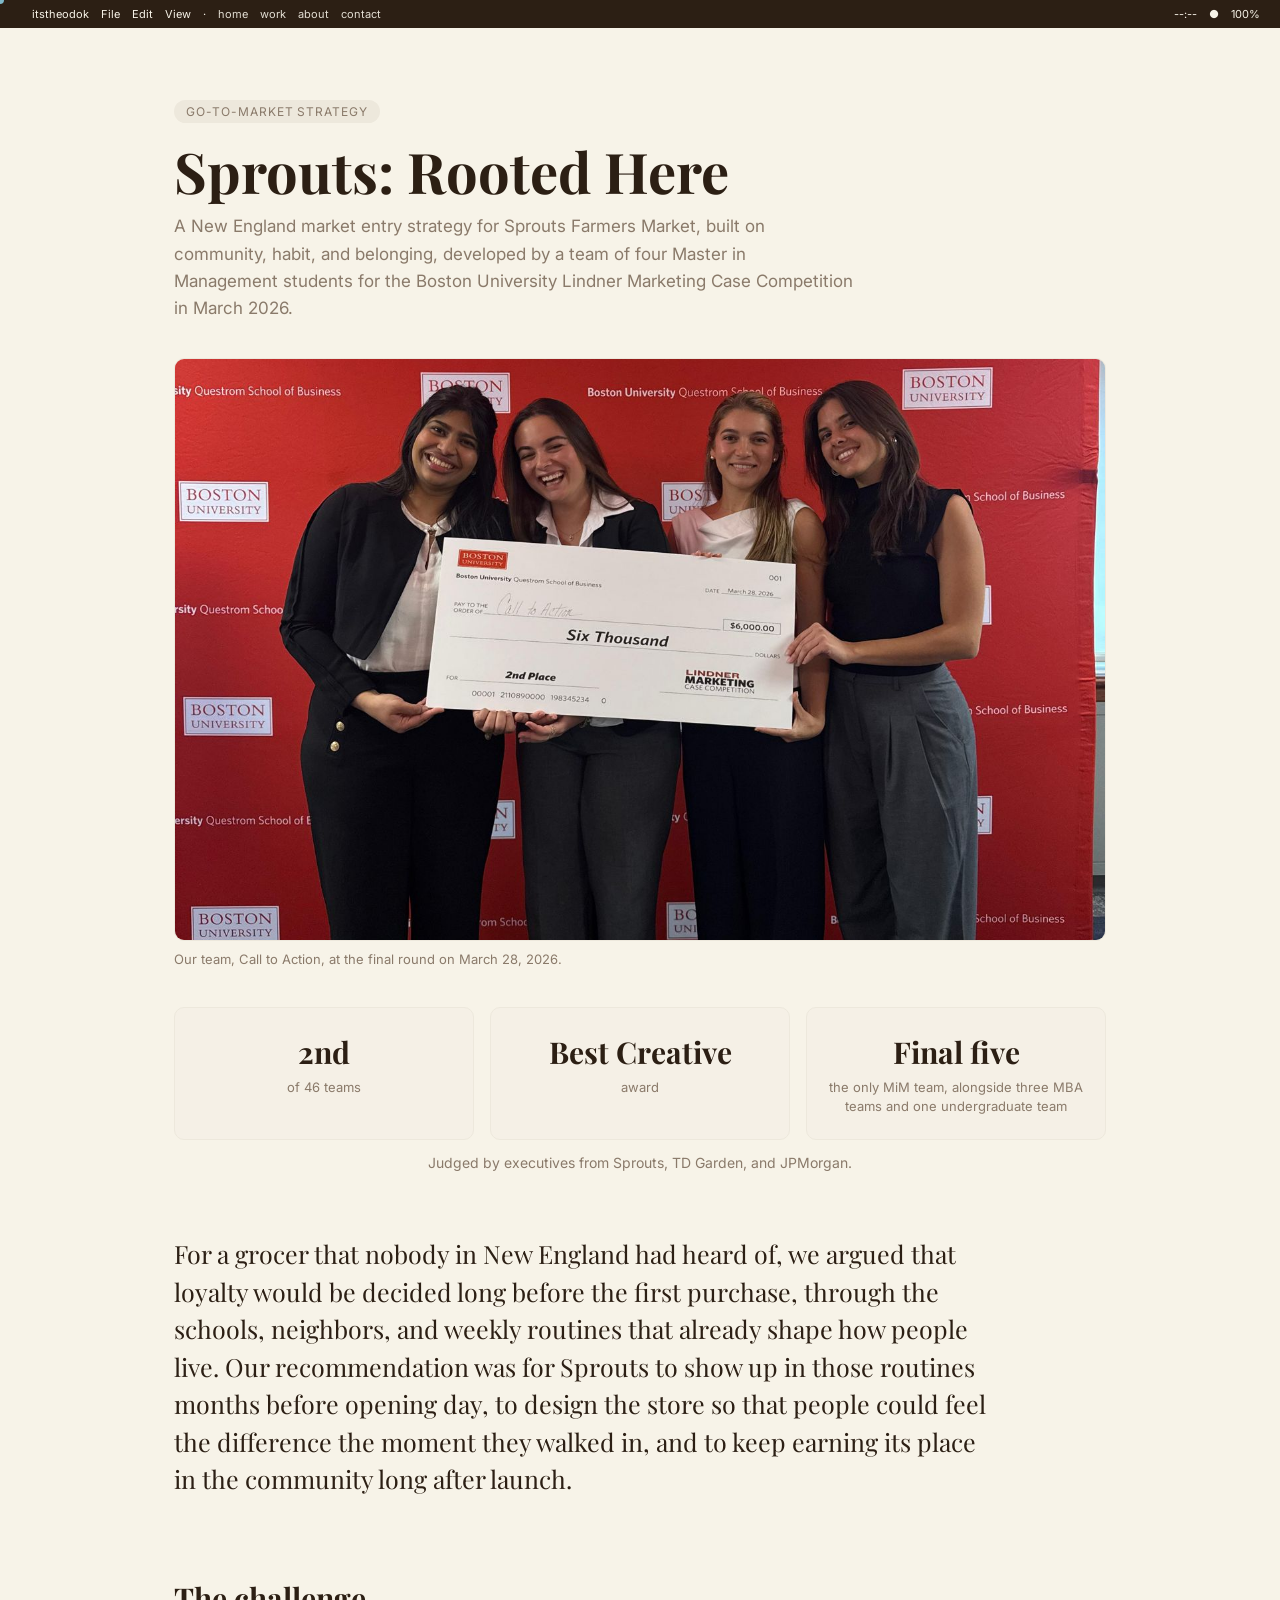
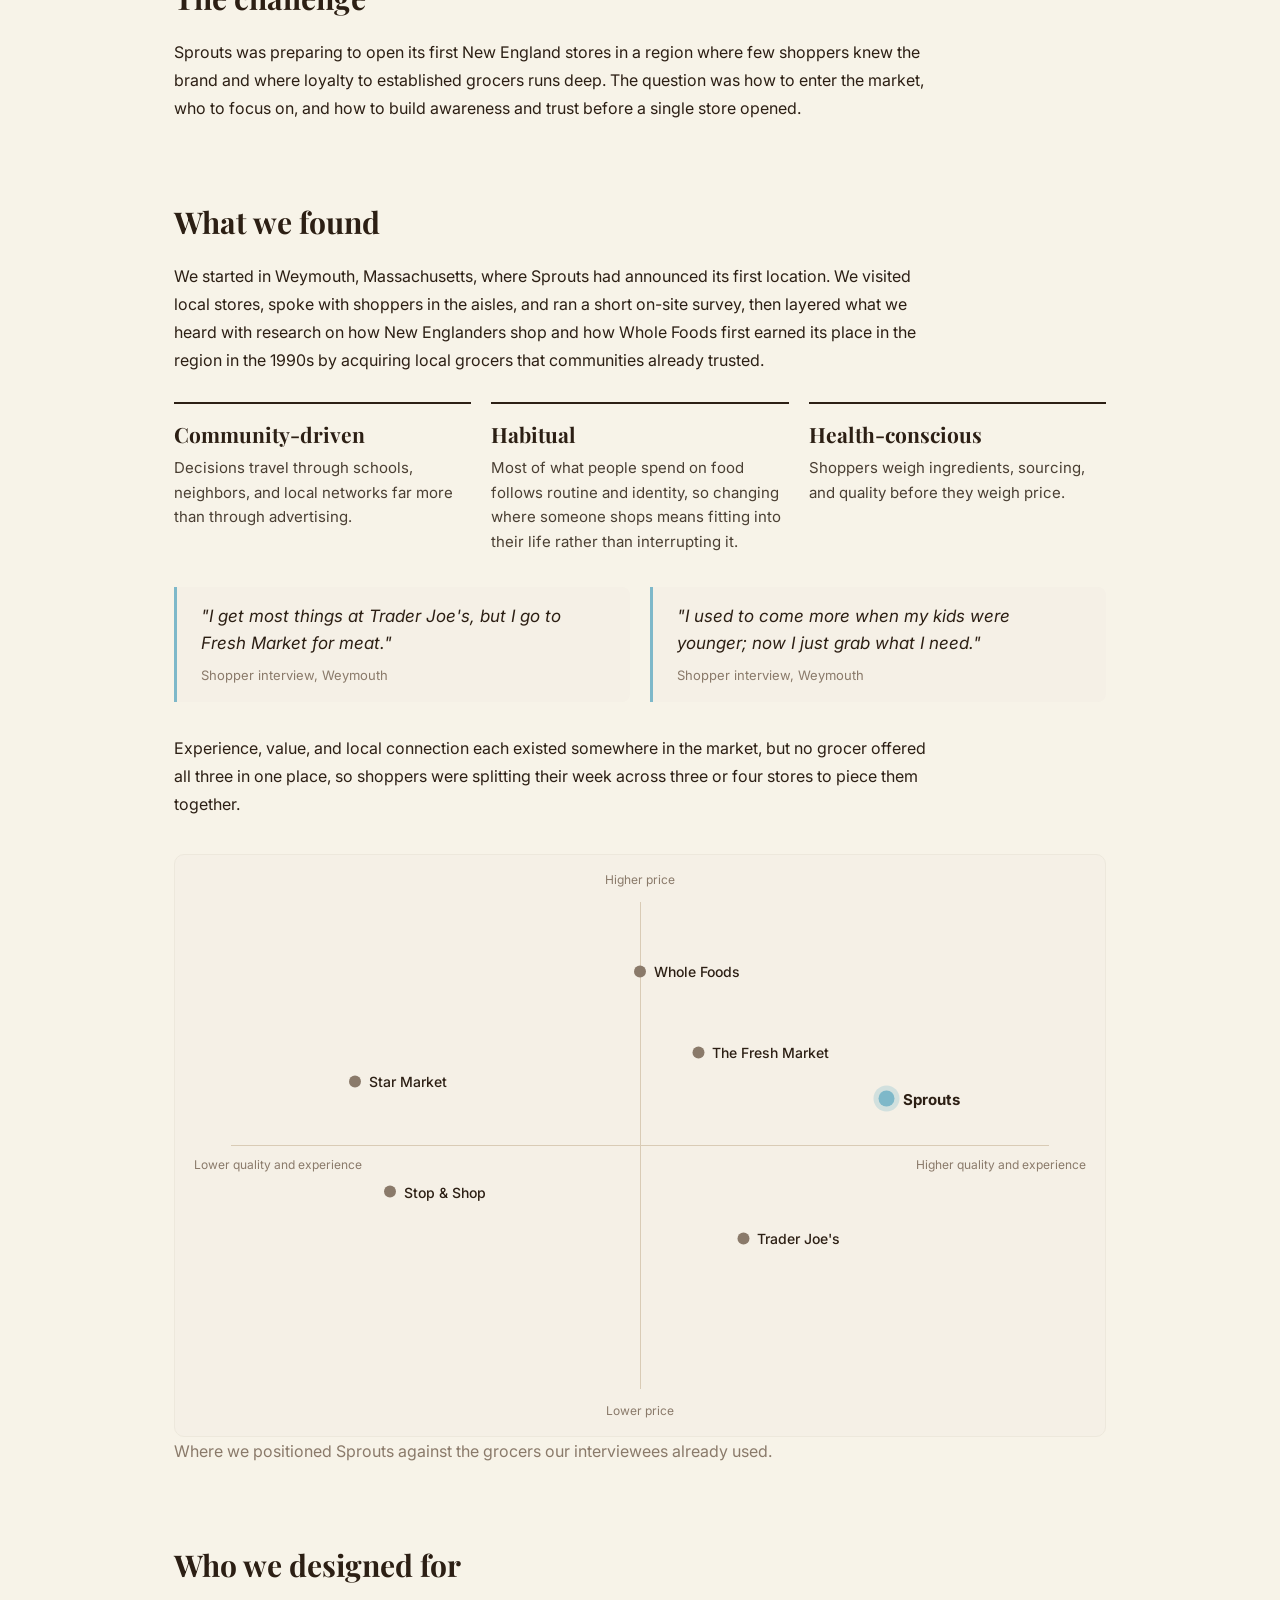
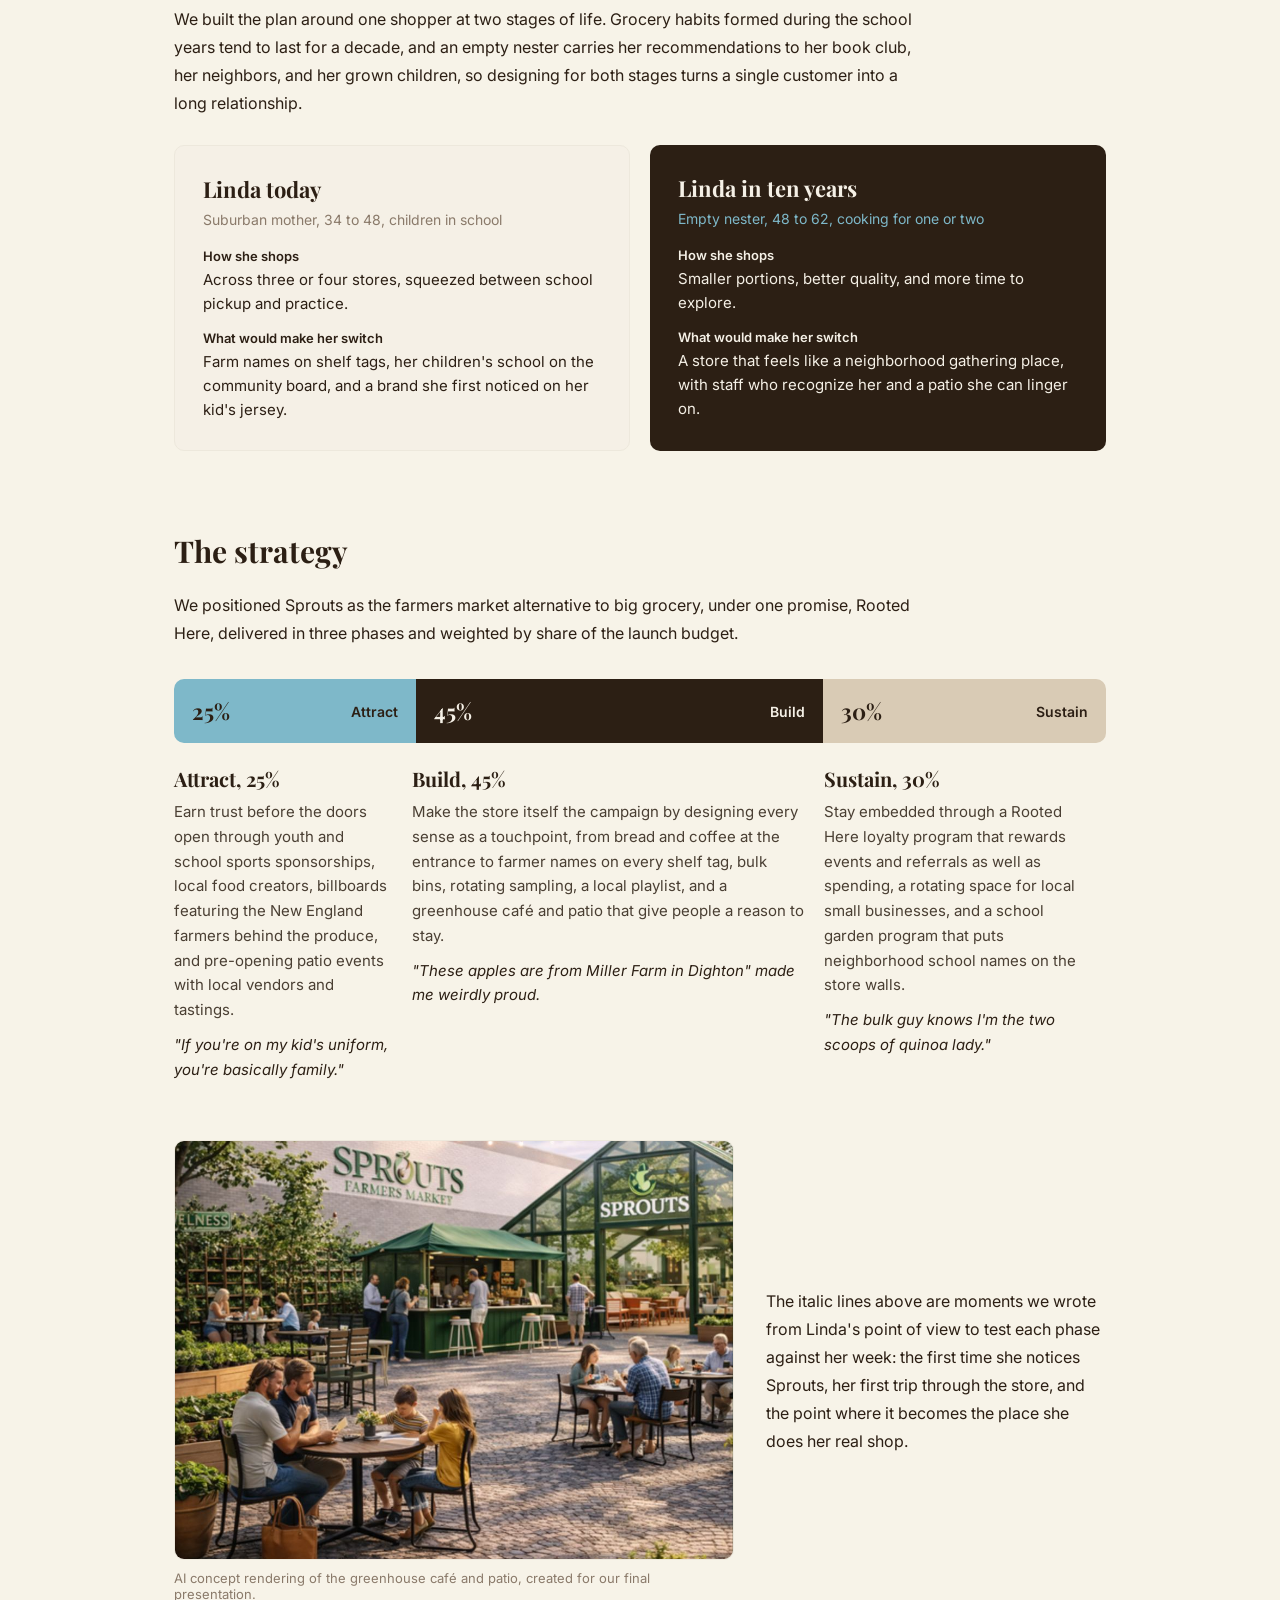
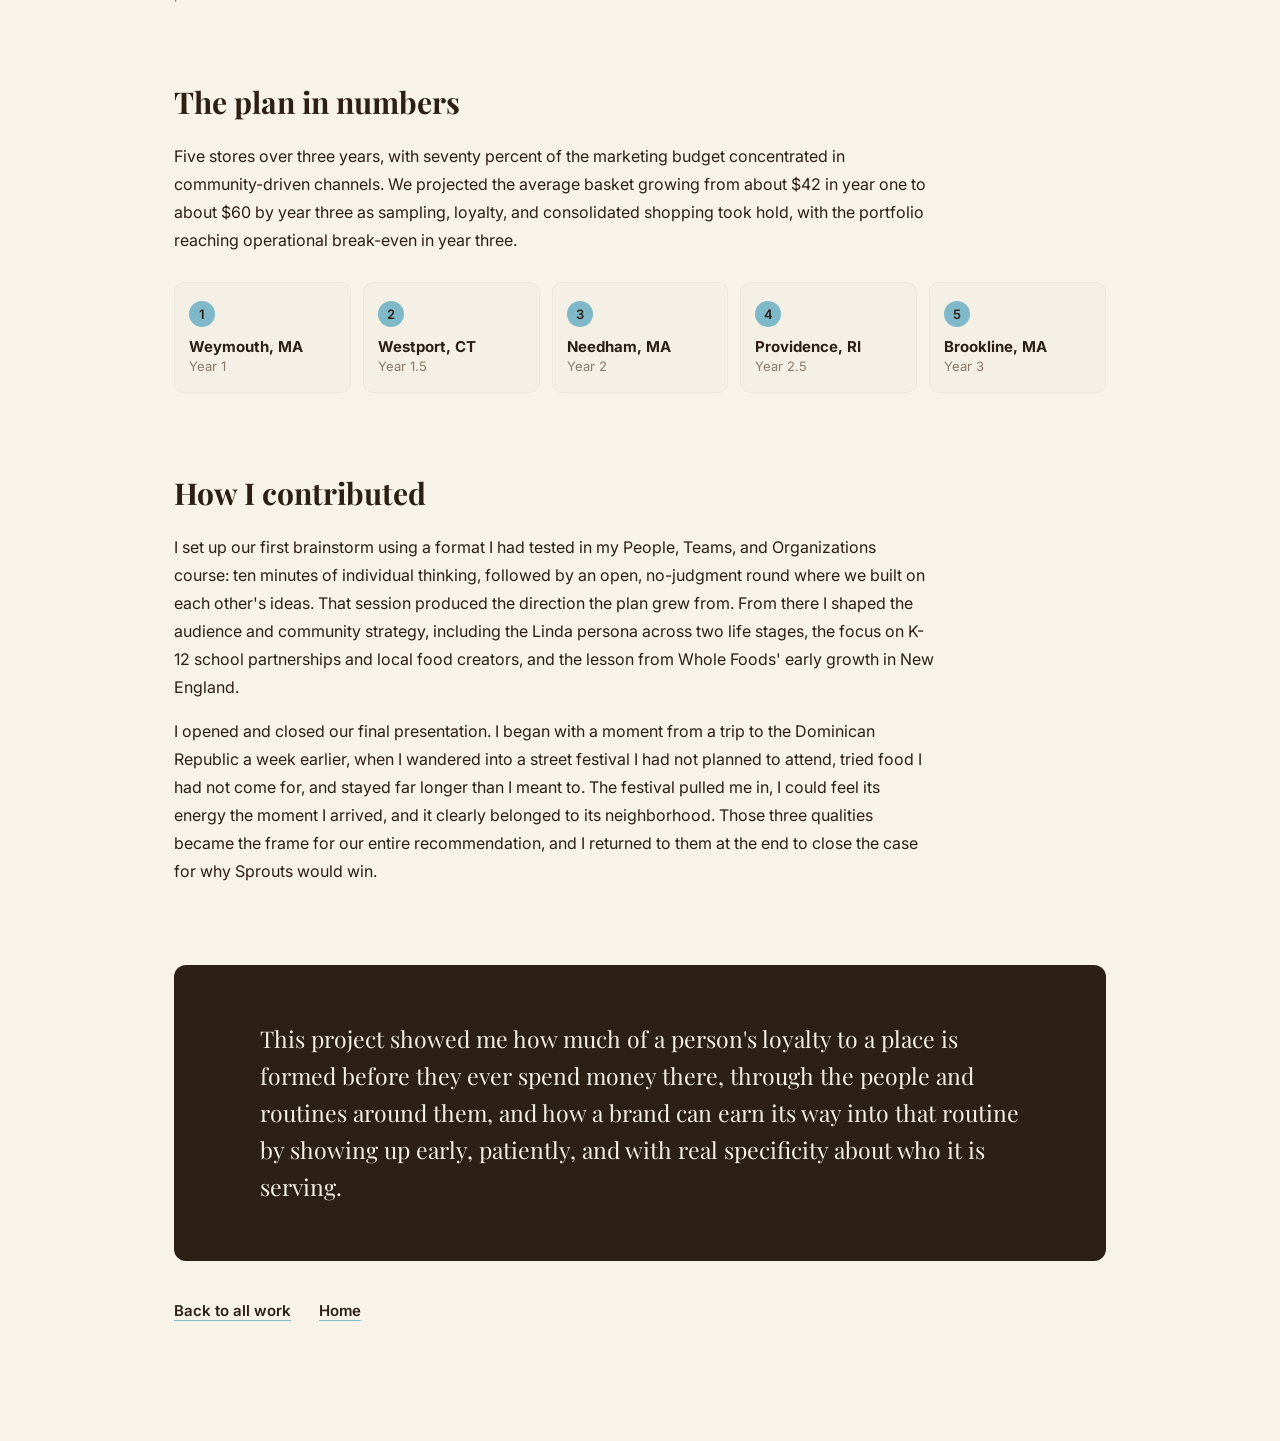
<file: sprouts.html>
<!DOCTYPE html>
<html lang="en">
<head>
<meta charset="UTF-8" />
<meta name="viewport" content="width=device-width, initial-scale=1.0" />
<title>Sprouts, itstheodok</title>
<meta name="description" content="Rooted Here: a New England market entry strategy for Sprouts Farmers Market. 2nd of 46 teams and Best Creative Award at the Boston University Lindner Marketing Case Competition." />
<link rel="preconnect" href="https://fonts.googleapis.com" />
<link rel="preconnect" href="https://fonts.gstatic.com" crossorigin />
<link
href="https://fonts.googleapis.com/css2?family=Inter:wght@400;500;600;700&family=Playfair+Display:ital,wght@0,600;0,700;1,600&display=swap"
rel="stylesheet"
/>
<link rel="stylesheet" href="styles.css" />
<style>
  /* Sprouts case study: shares the NEREID case study system */
  .cs-shell { max-width: 980px; margin: 0 auto; padding: 100px 24px 120px; font-family: 'Inter', sans-serif; color: #2C1F14; }
  .cs-tag { display: inline-block; background: #EDE8DC; color: #8A7A6A; font-size: 12px; letter-spacing: 0.08em; text-transform: uppercase; padding: 4px 12px; border-radius: 999px; margin-bottom: 18px; }
  .cs-title { font-family: 'Playfair Display', serif; font-size: 56px; line-height: 1.08; margin: 0 0 12px; }
  .cs-subtitle { font-size: 17px; line-height: 1.6; color: #8A7A6A; max-width: 680px; margin: 0 0 36px; }

  .cs-hero { margin: 0 0 40px; }
  .cs-hero img { width: 100%; height: auto; aspect-ratio: 16 / 10; object-fit: cover; object-position: 50% 55%; display: block; border-radius: 10px; border: 1px solid #EDE8DC; }
  .cs-hero figcaption { font-size: 13px; color: #8A7A6A; margin-top: 10px; }

  .cs-stats { display: grid; grid-template-columns: repeat(3, 1fr); gap: 16px; margin-bottom: 14px; }
  .cs-stat { background: #F5F0E6; border: 1px solid #EDE8DC; border-radius: 10px; padding: 24px 16px; text-align: center; }
  .cs-stat-num { font-family: 'Playfair Display', serif; font-size: 30px; font-weight: 700; color: #2C1F14; }
  .cs-stat-label { font-size: 13px; color: #8A7A6A; margin-top: 6px; line-height: 1.45; }
  .cs-judges { font-size: 14px; color: #8A7A6A; margin: 0 0 64px; text-align: center; }

  .cs-lead { font-family: 'Playfair Display', serif; font-size: 25px; line-height: 1.5; max-width: 820px; margin: 0 0 80px; color: #2C1F14; }

  .cs-section { margin-bottom: 80px; }
  .cs-section h2 { font-family: 'Playfair Display', serif; font-size: 30px; margin: 0 0 20px; }
  .cs-section p { line-height: 1.75; font-size: 16px; margin: 0 0 16px; max-width: 760px; }

  .cs-quotes { display: grid; grid-template-columns: 1fr 1fr; gap: 20px; margin: 32px 0 0; }
  .cs-quote { border-left: 3px solid #7EB8C9; padding: 16px 24px; font-style: italic; font-size: 17px; line-height: 1.6; margin: 0; background: #F5F0E6; border-radius: 0 8px 8px 0; }
  .cs-quote cite, .cs-quote .src { display: block; font-style: normal; font-size: 13px; color: #8A7A6A; margin-top: 8px; }

  /* Findings */
  .cs-findings { display: grid; grid-template-columns: repeat(3, 1fr); gap: 20px; margin: 28px 0 0; }
  .cs-finding { border-top: 2px solid #2C1F14; padding-top: 16px; }
  .cs-finding h3 { font-family: 'Playfair Display', serif; font-size: 21px; margin: 0 0 8px; }
  .cs-finding p { font-size: 15px; line-height: 1.65; color: #4A3F33; margin: 0; }

  /* Positioning map */
  .cs-map-wrap { margin: 36px 0 0; }
  .cs-map { position: relative; aspect-ratio: 16 / 10; background: #F5F0E6; border: 1px solid #EDE8DC; border-radius: 10px; overflow: hidden; }
  .cs-map::before, .cs-map::after { content: ""; position: absolute; background: #D9CBB5; }
  .cs-map::before { left: 50%; top: 8%; bottom: 8%; width: 1px; }
  .cs-map::after { top: 50%; left: 6%; right: 6%; height: 1px; }
  .cs-axis { position: absolute; font-size: 12px; color: #8A7A6A; }
  .cs-axis.top { top: 3%; left: 50%; transform: translateX(-50%); }
  .cs-axis.bottom { bottom: 3%; left: 50%; transform: translateX(-50%); }
  .cs-axis.left { left: 2%; top: 52%; }
  .cs-axis.right { right: 2%; top: 52%; text-align: right; }
  .cs-dot { position: absolute; transform: translate(-50%, -50%); display: flex; align-items: center; gap: 8px; font-size: 14px; font-weight: 500; white-space: nowrap; }
  .cs-dot::before { content: ""; width: 12px; height: 12px; border-radius: 50%; background: #8A7A6A; flex: none; }
  .cs-dot.sprouts { font-weight: 700; font-size: 15px; }
  .cs-dot.sprouts::before { width: 16px; height: 16px; background: #7EB8C9; box-shadow: 0 0 0 5px rgba(126, 184, 201, 0.3); }
  .cs-map-caption { font-size: 13px; color: #8A7A6A; margin-top: 10px; }

  /* Persona */
  .cs-persona-pair { display: grid; grid-template-columns: 1fr 1fr; gap: 20px; margin: 28px 0 20px; }
  .cs-life { border-radius: 10px; padding: 28px; }
  .cs-life.now { background: #F5F0E6; border: 1px solid #EDE8DC; }
  .cs-life.later { background: #2C1F14; color: #F5F0E6; }
  .cs-life h3 { font-family: 'Playfair Display', serif; font-size: 22px; margin: 0 0 4px; }
  .cs-life .age { font-size: 14px; color: #8A7A6A; margin: 0 0 16px; }
  .cs-life.later .age { color: #7EB8C9; }
  .cs-life dl { margin: 0; }
  .cs-life dt { font-size: 13px; font-weight: 600; margin: 14px 0 4px; }
  .cs-life dd { margin: 0; font-size: 15px; line-height: 1.6; }

  /* Strategy: the budget bar is the page's one bold element */
  .cs-plan-bar { display: flex; height: 64px; border-radius: 10px; overflow: hidden; margin: 32px 0 0; }
  .cs-plan-seg { display: flex; align-items: center; justify-content: space-between; padding: 0 18px; font-family: 'Playfair Display', serif; font-size: 22px; font-weight: 700; }
  .cs-plan-seg span { font-family: 'Inter', sans-serif; font-size: 14px; font-weight: 600; }
  .seg-attract { flex: 25; background: #7EB8C9; color: #2C1F14; }
  .seg-build { flex: 45; background: #2C1F14; color: #F5F0E6; }
  .seg-sustain { flex: 30; background: #D9CBB5; color: #2C1F14; }
  .cs-plan-cols { display: flex; gap: 0; margin-top: 0; }
  .cs-plan-col { padding: 22px 20px 0 0; }
  .cs-plan-col.attract { flex: 25; }
  .cs-plan-col.build { flex: 45; }
  .cs-plan-col.sustain { flex: 30; }
  .cs-plan-col h3 { font-family: 'Playfair Display', serif; font-size: 20px; margin: 0 0 8px; }
  .cs-plan-col p { font-size: 15px; line-height: 1.65; color: #4A3F33; margin: 0 0 10px; }
  .cs-plan-col .moment { font-style: italic; color: #2C1F14; }

  .cs-figure { margin: 48px 0 0; }
  .cs-figure img { width: 100%; max-width: 560px; height: auto; aspect-ratio: 4 / 3; object-fit: cover; object-position: 50% 60%; display: block; border-radius: 10px; border: 1px solid #EDE8DC; }
  .cs-figure figcaption { font-size: 13px; color: #8A7A6A; margin-top: 10px; max-width: 560px; }
  .cs-figure-row { display: grid; grid-template-columns: minmax(0, 560px) 1fr; gap: 32px; align-items: center; margin-top: 48px; }
  .cs-figure-row .cs-figure { margin: 0; }
  .cs-figure-row p { margin: 0; }

  /* Numbers */
  .cs-rollout { list-style: none; padding: 0; margin: 28px 0 0; display: grid; grid-template-columns: repeat(5, 1fr); gap: 12px; counter-reset: store; }
  .cs-rollout li { counter-increment: store; background: #F5F0E6; border: 1px solid #EDE8DC; border-radius: 10px; padding: 18px 14px; }
  .cs-rollout li::before { content: counter(store); display: inline-flex; align-items: center; justify-content: center; width: 26px; height: 26px; border-radius: 50%; background: #7EB8C9; color: #2C1F14; font-size: 13px; font-weight: 600; margin-bottom: 10px; }
  .cs-rollout strong { display: block; font-size: 15px; }
  .cs-rollout span { display: block; font-size: 13px; color: #8A7A6A; margin-top: 2px; }

  .cs-closing { background: #2C1F14; color: #F5F0E6; border-radius: 12px; padding: 56px 48px; }
  .cs-closing p { font-family: 'Playfair Display', serif; font-size: 23px; line-height: 1.6; max-width: 760px; margin: 0 auto; }
  .cs-back { display: inline-block; margin-top: 40px; color: #2C1F14; font-weight: 600; font-size: 15px; text-decoration: none; border-bottom: 1px solid #7EB8C9; }
  .cs-back:hover, .cs-back:focus-visible { color: #7EB8C9; }
  .cs-back:focus-visible { outline: 2px solid #7EB8C9; outline-offset: 4px; }

  @media (max-width: 820px) {
    .cs-title { font-size: 40px; }
    .cs-lead { font-size: 21px; margin-bottom: 64px; }
    .cs-stats, .cs-findings, .cs-quotes, .cs-persona-pair { grid-template-columns: 1fr; }
    .cs-figure-row { grid-template-columns: 1fr; }
    .cs-rollout { grid-template-columns: 1fr 1fr; }
    .cs-plan-cols { flex-direction: column; }
    .cs-plan-col { padding: 22px 0 0; border-left: 4px solid; padding-left: 16px; margin-top: 18px; }
    .cs-plan-col.attract { border-color: #7EB8C9; }
    .cs-plan-col.build { border-color: #2C1F14; }
    .cs-plan-col.sustain { border-color: #D9CBB5; }
    .cs-plan-seg { padding: 0 10px; font-size: 18px; }
    .cs-plan-seg span { display: none; }
    .cs-map { aspect-ratio: 4 / 5; }
    .cs-hero img { aspect-ratio: 4 / 5; }
    .cs-dot { font-size: 12px; }
    .cs-dot.sprouts { font-size: 13px; }
    .cs-axis.left, .cs-axis.right { top: auto; bottom: 10%; max-width: 40%; }
    .cs-closing { padding: 40px 24px; }
    .cs-closing p { font-size: 19px; }
  }
  .cs-endnav { display: flex; flex-wrap: wrap; gap: 28px; margin-top: 40px; }
  .cs-endnav .cs-back { margin-top: 0; display: inline-block; color: #2C1F14; font-weight: 600; font-size: 15px; text-decoration: none; border-bottom: 1px solid #7EB8C9; }
  .cs-endnav .cs-back:hover, .cs-endnav .cs-back:focus-visible { color: #7EB8C9; }
  .cs-request { font-size: 14px; color: #8A7A6A; margin: 40px 0 0; }
  .cs-request a { color: #2C1F14; font-weight: 600; text-decoration: none; border-bottom: 1px solid #7EB8C9; }
</style>
</head>
<body class="page-project-detail">
<div class="menu-bar">
  <div class="menu-left">
    <span class="apple-mark"></span>
    <span>itstheodok</span>
    <span>File</span>
    <span>Edit</span>
    <span>View</span>
    <span>·</span>
    <a class="menu-nav-link" href="index.html">home</a>
    <a class="menu-nav-link" href="projects.html">work</a>
    <a class="menu-nav-link" href="about.html">about</a>
    <a class="menu-nav-link" href="index.html#footer">contact</a>
  </div>
  <div class="menu-right">
    <span id="clock">--:--</span>
    <span>●</span>
    <span>100%</span>
  </div>
</div>

<main class="cs-shell">

  <span class="cs-tag">Go-to-Market Strategy</span>
  <h1 class="cs-title">Sprouts: Rooted Here</h1>
  <p class="cs-subtitle">A New England market entry strategy for Sprouts Farmers Market, built on community, habit, and belonging, developed by a team of four Master in Management students for the Boston University Lindner Marketing Case Competition in March 2026.</p>

  <figure class="cs-hero">
    <img src="sprouts_team.jpg" alt="Theodora and her three teammates holding the second place check at the Boston University Lindner Marketing Case Competition" width="1400" height="1363" />
    <figcaption>Our team, Call to Action, at the final round on March 28, 2026.</figcaption>
  </figure>

  <div class="cs-stats">
    <div class="cs-stat"><div class="cs-stat-num">2nd</div><div class="cs-stat-label">of 46 teams</div></div>
    <div class="cs-stat"><div class="cs-stat-num">Best Creative</div><div class="cs-stat-label">award</div></div>
    <div class="cs-stat"><div class="cs-stat-num">Final five</div><div class="cs-stat-label">the only MiM team, alongside three MBA teams and one undergraduate team</div></div>
  </div>
  <p class="cs-judges">Judged by executives from Sprouts, TD Garden, and JPMorgan.</p>

  <p class="cs-lead">For a grocer that nobody in New England had heard of, we argued that loyalty would be decided long before the first purchase, through the schools, neighbors, and weekly routines that already shape how people live. Our recommendation was for Sprouts to show up in those routines months before opening day, to design the store so that people could feel the difference the moment they walked in, and to keep earning its place in the community long after launch.</p>

  <section class="cs-section">
    <h2>The challenge</h2>
    <p>Sprouts was preparing to open its first New England stores in a region where few shoppers knew the brand and where loyalty to established grocers runs deep. The question was how to enter the market, who to focus on, and how to build awareness and trust before a single store opened.</p>
  </section>

  <section class="cs-section">
    <h2>What we found</h2>
    <p>We started in Weymouth, Massachusetts, where Sprouts had announced its first location. We visited local stores, spoke with shoppers in the aisles, and ran a short on-site survey, then layered what we heard with research on how New Englanders shop and how Whole Foods first earned its place in the region in the 1990s by acquiring local grocers that communities already trusted.</p>

    <div class="cs-findings">
      <div class="cs-finding">
        <h3>Community-driven</h3>
        <p>Decisions travel through schools, neighbors, and local networks far more than through advertising.</p>
      </div>
      <div class="cs-finding">
        <h3>Habitual</h3>
        <p>Most of what people spend on food follows routine and identity, so changing where someone shops means fitting into their life rather than interrupting it.</p>
      </div>
      <div class="cs-finding">
        <h3>Health-conscious</h3>
        <p>Shoppers weigh ingredients, sourcing, and quality before they weigh price.</p>
      </div>
    </div>

    <div class="cs-quotes">
      <blockquote class="cs-quote">
        "I get most things at Trader Joe's, but I go to Fresh Market for meat."
        <span class="src">Shopper interview, Weymouth</span>
      </blockquote>
      <blockquote class="cs-quote">
        "I used to come more when my kids were younger; now I just grab what I need."
        <span class="src">Shopper interview, Weymouth</span>
      </blockquote>
    </div>

    <p style="margin-top:32px;">Experience, value, and local connection each existed somewhere in the market, but no grocer offered all three in one place, so shoppers were splitting their week across three or four stores to piece them together.</p>

    <div class="cs-map-wrap">
      <div class="cs-map" role="img" aria-label="Positioning map. Whole Foods sits at the highest price with moderate experience. The Fresh Market is high on both. Trader Joe's is lower price with good experience. Star Market and Stop and Shop are lower on experience. Sprouts is positioned at the highest experience with a moderate price.">
        <span class="cs-axis top">Higher price</span>
        <span class="cs-axis bottom">Lower price</span>
        <span class="cs-axis left">Lower quality and experience</span>
        <span class="cs-axis right">Higher quality and experience</span>
        <span class="cs-dot" style="left:55%; top:20%;">Whole Foods</span>
        <span class="cs-dot" style="left:63%; top:34%;">The Fresh Market</span>
        <span class="cs-dot" style="left:24%; top:39%;">Star Market</span>
        <span class="cs-dot" style="left:28%; top:58%;">Stop &amp; Shop</span>
        <span class="cs-dot" style="left:66%; top:66%;">Trader Joe's</span>
        <span class="cs-dot sprouts" style="left:80%; top:42%;">Sprouts</span>
      </div>
      <p class="cs-map-caption">Where we positioned Sprouts against the grocers our interviewees already used.</p>
    </div>
  </section>

  <section class="cs-section">
    <h2>Who we designed for</h2>
    <p>We built the plan around one shopper at two stages of life. Grocery habits formed during the school years tend to last for a decade, and an empty nester carries her recommendations to her book club, her neighbors, and her grown children, so designing for both stages turns a single customer into a long relationship.</p>

    <div class="cs-persona-pair">
      <div class="cs-life now">
        <h3>Linda today</h3>
        <p class="age">Suburban mother, 34 to 48, children in school</p>
        <dl>
          <dt>How she shops</dt>
          <dd>Across three or four stores, squeezed between school pickup and practice.</dd>
          <dt>What would make her switch</dt>
          <dd>Farm names on shelf tags, her children's school on the community board, and a brand she first noticed on her kid's jersey.</dd>
        </dl>
      </div>
      <div class="cs-life later">
        <h3>Linda in ten years</h3>
        <p class="age">Empty nester, 48 to 62, cooking for one or two</p>
        <dl>
          <dt>How she shops</dt>
          <dd>Smaller portions, better quality, and more time to explore.</dd>
          <dt>What would make her switch</dt>
          <dd>A store that feels like a neighborhood gathering place, with staff who recognize her and a patio she can linger on.</dd>
        </dl>
      </div>
    </div>
  </section>

  <section class="cs-section">
    <h2>The strategy</h2>
    <p>We positioned Sprouts as the farmers market alternative to big grocery, under one promise, Rooted Here, delivered in three phases and weighted by share of the launch budget.</p>

    <div class="cs-plan-bar" aria-hidden="true">
      <div class="cs-plan-seg seg-attract">25%<span>Attract</span></div>
      <div class="cs-plan-seg seg-build">45%<span>Build</span></div>
      <div class="cs-plan-seg seg-sustain">30%<span>Sustain</span></div>
    </div>
    <div class="cs-plan-cols">
      <div class="cs-plan-col attract">
        <h3>Attract, 25%</h3>
        <p>Earn trust before the doors open through youth and school sports sponsorships, local food creators, billboards featuring the New England farmers behind the produce, and pre-opening patio events with local vendors and tastings.</p>
        <p class="moment">"If you're on my kid's uniform, you're basically family."</p>
      </div>
      <div class="cs-plan-col build">
        <h3>Build, 45%</h3>
        <p>Make the store itself the campaign by designing every sense as a touchpoint, from bread and coffee at the entrance to farmer names on every shelf tag, bulk bins, rotating sampling, a local playlist, and a greenhouse café and patio that give people a reason to stay.</p>
        <p class="moment">"These apples are from Miller Farm in Dighton" made me weirdly proud.</p>
      </div>
      <div class="cs-plan-col sustain">
        <h3>Sustain, 30%</h3>
        <p>Stay embedded through a Rooted Here loyalty program that rewards events and referrals as well as spending, a rotating space for local small businesses, and a school garden program that puts neighborhood school names on the store walls.</p>
        <p class="moment">"The bulk guy knows I'm the two scoops of quinoa lady."</p>
      </div>
    </div>

    <div class="cs-figure-row">
      <figure class="cs-figure">
        <img src="sprouts_patio_concept.jpg" alt="Concept rendering of a Sprouts greenhouse café and patio with families seated at tables beside raised garden beds" width="1025" height="1200" loading="lazy" />
        <figcaption>AI concept rendering of the greenhouse café and patio, created for our final presentation.</figcaption>
      </figure>
      <p>The italic lines above are moments we wrote from Linda's point of view to test each phase against her week: the first time she notices Sprouts, her first trip through the store, and the point where it becomes the place she does her real shop.</p>
    </div>
  </section>

  <section class="cs-section">
    <h2>The plan in numbers</h2>
    <p>Five stores over three years, with seventy percent of the marketing budget concentrated in community-driven channels. We projected the average basket growing from about $42 in year one to about $60 by year three as sampling, loyalty, and consolidated shopping took hold, with the portfolio reaching operational break-even in year three.</p>
    <ol class="cs-rollout">
      <li><strong>Weymouth, MA</strong><span>Year 1</span></li>
      <li><strong>Westport, CT</strong><span>Year 1.5</span></li>
      <li><strong>Needham, MA</strong><span>Year 2</span></li>
      <li><strong>Providence, RI</strong><span>Year 2.5</span></li>
      <li><strong>Brookline, MA</strong><span>Year 3</span></li>
    </ol>
  </section>

  <section class="cs-section">
    <h2>How I contributed</h2>
    <p>I set up our first brainstorm using a format I had tested in my People, Teams, and Organizations course: ten minutes of individual thinking, followed by an open, no-judgment round where we built on each other's ideas. That session produced the direction the plan grew from. From there I shaped the audience and community strategy, including the Linda persona across two life stages, the focus on K-12 school partnerships and local food creators, and the lesson from Whole Foods' early growth in New England.</p>
    <p>I opened and closed our final presentation. I began with a moment from a trip to the Dominican Republic a week earlier, when I wandered into a street festival I had not planned to attend, tried food I had not come for, and stayed far longer than I meant to. The festival pulled me in, I could feel its energy the moment I arrived, and it clearly belonged to its neighborhood. Those three qualities became the frame for our entire recommendation, and I returned to them at the end to close the case for why Sprouts would win.</p>
  </section>

  <div class="cs-closing">
    <p>This project showed me how much of a person's loyalty to a place is formed before they ever spend money there, through the people and routines around them, and how a brand can earn its way into that routine by showing up early, patiently, and with real specificity about who it is serving.</p>
  </div>

  <nav class="cs-endnav" aria-label="Page navigation">
    <a class="cs-back" href="projects.html">Back to all work</a>
    <a class="cs-back" href="index.html">Home</a>
  </nav>

</main>

<div class="cursor-dot" aria-hidden="true"></div>
<script src="script.js"></script>
</body>
</html>
</file>
<file: styles.css>
:root {
  --cream: #f7f3e8;
  --linen: #f7f3e8;
  --espresso: #2c1f14;
  --sky: #7eb8c9;
  --mid: #8a7a6a;
  --border: rgba(44, 31, 20, 0.16);
  --shadow: rgba(44, 31, 20, 0.08);
}

* {
  box-sizing: border-box;
}

html {
  scroll-behavior: smooth;
}

body {
  margin: 0;
  font-family: "Inter", sans-serif;
  background: var(--cream);
  color: var(--espresso);
  cursor: none;
}

img {
  display: block;
  width: 100%;
}

a {
  color: inherit;
  text-decoration: none;
}

button {
  font: inherit;
}

.site-nav {
  position: fixed;
  top: 0;
  left: 0;
  right: 0;
  z-index: 1000;
  display: flex;
  justify-content: space-between;
  align-items: center;
  padding: 16px 40px;
  background: rgba(245, 240, 230, 0.95);
  backdrop-filter: blur(8px);
  border-bottom: 1px solid var(--linen);
}

.nav-logo {
  font-family: "Playfair Display", serif;
  font-size: 16px;
  color: var(--espresso);
  letter-spacing: 0.01em;
}

.nav-links {
  display: flex;
  gap: 20px;
  align-items: center;
}

.nav-link {
  font-size: 12px;
  letter-spacing: 0.06em;
  text-transform: lowercase;
  color: var(--mid);
  transition: color 180ms ease;
}

.nav-link:hover,
.nav-link.active {
  color: var(--sky);
}

.hero-canvas {
  position: fixed;
  inset: 0;
  width: 100%;
  height: 100%;
  z-index: 0;
  pointer-events: none;
}

.hero {
  position: relative;
  min-height: 100vh;
  display: grid;
  place-items: center;
  padding: 120px 24px 80px;
  background: var(--cream);
  overflow: hidden;
}

.hero-content {
  position: relative;
  z-index: 1;
  text-align: center;
  max-width: 920px;
}

.hero h1 {
  margin: 0;
  font-family: "Playfair Display", serif;
  font-size: clamp(42px, 8vw, 96px);
  line-height: 1;
  letter-spacing: -0.03em;
  color: var(--espresso);
}

.typewriter-wrap {
  min-height: 24px;
  margin-top: 16px;
  display: flex;
  justify-content: center;
  align-items: center;
}

.typewriter {
  font-size: 14px;
  font-style: italic;
  color: var(--mid);
  opacity: 1;
  transition: opacity 400ms ease;
}

.typewriter.fade-out {
  opacity: 0;
}

.hero-pill {
  display: inline-flex;
  margin-top: 20px;
  padding: 5px 16px;
  border: 1px solid var(--sky);
  border-radius: 999px;
  color: var(--sky);
  font-size: 10px;
  font-weight: 600;
  letter-spacing: 0.08em;
  text-transform: uppercase;
}

.hero-bounce {
  margin-top: 28px;
  font-size: 12px;
  color: var(--mid);
  animation: bounce 1.2s infinite;
}

@keyframes bounce {
  0%, 100% {
    transform: translateY(0);
  }
  50% {
    transform: translateY(6px);
  }
}

.scroll-gallery {
  position: relative;
  min-height: 1800px;
  overflow: hidden;
  background: var(--cream);
  padding: 80px 0 140px;
}

.gallery-canvas {
  position: absolute;
  inset: 0;
  width: 100%;
  height: 100%;
  z-index: 0;
  pointer-events: none;
}

.photo-slot {
  position: relative;
  z-index: 1;
  width: 280px;
  height: 360px;
  overflow: hidden;
  opacity: 0;
  transform: translateY(40px);
  transition: opacity 0.6s ease, transform 0.6s ease;
  will-change: transform, opacity;
}

.photo-slot.is-visible {
  opacity: 1;
  transform: translateY(0);
}

.photo-slot img {
  width: 100%;
  height: 100%;
  object-fit: cover;
  display: block;
}

.photo-slot-1 {
  margin-left: 8%;
  margin-top: 40px;
  transform: rotate(-2deg);
}

.photo-slot-2 {
  margin-left: 52%;
  margin-top: -20px;
  transform: rotate(1.5deg);
}

.photo-slot-3 {
  margin-left: 18%;
  margin-top: 30px;
  transform: rotate(-1deg);
}

.photo-slot-4 {
  margin-left: 58%;
  margin-top: -30px;
  transform: rotate(2deg);
}

.photo-slot-5 {
  margin-left: 10%;
  margin-top: 20px;
  transform: rotate(-1.5deg);
}

.photo-slot-6 {
  margin-left: 60%;
  margin-top: -10px;
  transform: rotate(1deg);
}

.photo-slot.is-visible {
  transform: translateY(0) rotate(0deg);
}

.site-footer {
  padding: 48px 40px 32px;
  background: var(--espresso);
  color: var(--cream);
}

.footer-top {
  display: flex;
  justify-content: space-between;
  gap: 24px;
  align-items: flex-start;
}

.site-footer h2 {
  margin: 0 0 8px;
  font-family: "Playfair Display", serif;
  font-size: 36px;
  color: var(--cream);
}

.site-footer p,
.site-footer .footer-links a,
.site-footer .footer-bottom {
  font-size: 13px;
  color: var(--mid);
}

.footer-links {
  display: flex;
  flex-direction: column;
  gap: 10px;
}

.footer-links a {
  color: var(--sky);
}

.footer-bottom {
  margin-top: 24px;
  padding-top: 24px;
  border-top: 1px solid rgba(255, 255, 255, 0.12);
  display: flex;
  justify-content: space-between;
  gap: 16px;
  font-size: 11px;
}

.about-page {
  padding: 120px 10% 80px;
  background: var(--cream);
}

.about-section {
  margin-bottom: 56px;
}

.pull-quote {
  margin: 0 0 24px;
  max-width: 700px;
  font-family: "Playfair Display", serif;
  font-size: clamp(28px, 4vw, 48px);
  color: var(--espresso);
  line-height: 1.15;
}

.intro-copy {
  margin: 0;
  max-width: 700px;
  font-size: 16px;
  line-height: 1.8;
  color: var(--mid);
}

.section-label {
  margin: 0 0 24px;
  font-size: 11px;
  font-weight: 700;
  letter-spacing: 0.1em;
  text-transform: uppercase;
  color: var(--espresso);
  padding-bottom: 8px;
  border-bottom: 1px solid var(--linen);
}

.entry-card,
.project-pill {
  background: var(--linen);
  padding: 18px 20px;
  border-radius: 16px;
  margin-bottom: 16px;
  box-shadow: 0 8px 24px var(--shadow);
}

.entry-card h4,
.project-pill h4 {
  margin: 0 0 6px;
  font-family: "Playfair Display", serif;
  font-size: 18px;
  color: var(--espresso);
}

.meta {
  margin: 0 0 8px;
  font-size: 13px;
  color: var(--mid);
}

.details {
  margin: 0;
  font-size: 13px;
  color: var(--mid);
  line-height: 1.6;
}

.impact {
  margin: 8px 0 0;
  font-size: 13px;
  color: var(--sky);
  font-style: italic;
}

.project-grid {
  display: grid;
  grid-template-columns: repeat(2, minmax(0, 1fr));
  gap: 16px;
}

.project-pill {
  display: block;
  transition: transform 180ms ease, box-shadow 180ms ease;
}

.project-pill:hover {
  transform: translateY(-2px);
  box-shadow: 0 12px 28px rgba(44, 31, 20, 0.12);
}

.project-pill span {
  display: inline-block;
  margin-bottom: 8px;
  color: var(--sky);
  font-size: 10px;
  letter-spacing: 0.08em;
  text-transform: uppercase;
  font-weight: 600;
}

.project-pill p {
  margin: 0;
  font-size: 13px;
  color: var(--mid);
}

.skills-grid {
  display: grid;
  grid-template-columns: 1fr 1fr;
  gap: 28px;
}

.skills-grid h4 {
  margin: 0 0 12px;
  font-family: "Playfair Display", serif;
  font-size: 18px;
}

.skills-grid ul {
  margin: 0;
  padding: 0;
  list-style: none;
}

.skills-grid li {
  margin-bottom: 8px;
  font-size: 14px;
  color: var(--espresso);
}

.language-list {
  display: flex;
  flex-wrap: wrap;
  gap: 10px;
}

.language-list span {
  display: inline-block;
  background: var(--linen);
  color: var(--espresso);
  padding: 4px 12px;
  border-radius: 999px;
  font-size: 12px;
}

.page-projects {
  min-height: 100vh;
  background: #f7f3e8;
  color: #2c1f14;
  overflow: hidden;
  position: relative;
  margin: 0;
}

.page-project-detail {
  min-height: 100vh;
  background: #f7f3e8;
  color: #2c1f14;
  margin: 0;
}

.noise-filter {
  position: absolute;
  inset: 0;
  pointer-events: none;
}

.page-projects::before {
  content: "";
  position: fixed;
  inset: 0;
  background: #f7f3e8;
  filter: url(#noiseFilter);
  opacity: 0.03;
  pointer-events: none;
}

.menu-bar {
  position: fixed;
  top: 0;
  left: 0;
  right: 0;
  z-index: 100;
  height: 28px;
  display: flex;
  justify-content: space-between;
  align-items: center;
  padding: 0 20px;
  background: #2c1f14;
  color: #f7f3e8;
  font-size: 11px;
}

.menu-left,
.menu-right {
  display: flex;
  gap: 12px;
  align-items: center;
}

.menu-nav-link {
  color: #f7f3e8;
  font-size: 11px;
  opacity: 0.9;
  text-decoration: none;
}

.menu-nav-link.active {
  color: #7eb8c9;
  opacity: 1;
}

.apple-mark {
  font-size: 12px;
}

.desktop-shell {
  position: relative;
  height: calc(100vh - 28px - 56px);
  margin-top: 28px;
  margin-bottom: 56px;
  background: #f7f3e8;
  overflow: hidden;
}

.folder {
  position: absolute;
  display: flex;
  flex-direction: column;
  align-items: center;
  gap: 6px;
  color: #2c1f14;
  text-decoration: none;
  transition: transform 0.15s ease;
}

.folder:hover {
  transform: translateY(-4px);
}

.folder span {
  max-width: 90px;
  text-align: center;
  font-size: 11px;
  line-height: 1.2;
  color: #2c1f14;
}

.folder:hover span {
  color: #7eb8c9;
}

.folder-muted span {
  font-style: italic;
  color: #8a7a6a;
}

.folder-icon {
  width: 80px;
  height: 56px;
  fill: #e8789a;
  filter: drop-shadow(0 2px 4px rgba(0, 0, 0, 0.15));
}

.folder-icon rect:last-child {
  fill: #d4607a;
}

.dock-bar {
  position: fixed;
  bottom: 0;
  left: 0;
  right: 0;
  height: 56px;
  display: flex;
  justify-content: center;
  align-items: center;
  gap: 12px;
  background: rgba(237, 232, 220, 0.8);
  backdrop-filter: blur(12px);
  border-top: 1px solid rgba(44, 31, 20, 0.08);
}

.dock-icon {
  width: 36px;
  height: 36px;
  border-radius: 50%;
}

.dock-espresso {
  background: #2c1f14;
}

.dock-sky {
  background: #7eb8c9;
}

.dock-rose {
  background: #d4607a;
}

.dock-mid {
  background: #8a7a6a;
}

.dock-linen {
  background: #f7f3e8;
  border: 1px solid #2c1f14;
}

.project-detail-shell {
  min-height: 100vh;
  display: grid;
  place-items: center;
  padding: 96px 24px 24px;
  text-align: center;
}

.project-detail-shell h1 {
  margin: 0 0 12px;
  font-family: "Playfair Display", serif;
  font-size: clamp(32px, 5vw, 48px);
  color: #2c1f14;
}

.project-detail-shell p {
  margin: 0;
  font-size: 14px;
  color: #8a7a6a;
}

.project-tag {
  display: inline-block;
  margin: 0 0 12px;
  font-size: 11px;
  font-weight: 600;
  letter-spacing: 0.08em;
  text-transform: uppercase;
  color: #7eb8c9;
}

.folder-icon .folder-tab {
  fill: rgba(255, 255, 255, 0.65);
}

.folder:nth-child(1) {
  top: 8%;
  left: 6%;
}

.folder:nth-child(2) {
  top: 10%;
  right: 18%;
}

.folder:nth-child(3) {
  top: 38%;
  left: 10%;
}

.folder:nth-child(4) {
  top: 38%;
  right: 12%;
}

.folder:nth-child(5) {
  bottom: 24%;
  left: 50%;
  transform: translateX(-50%);
}

.folder:nth-child(6) {
  bottom: 10%;
  right: 8%;
}

.desktop-hint {
  position: absolute;
  right: 24px;
  bottom: 90px;
  padding: 8px 12px;
  border-radius: 999px;
  background: rgba(44, 31, 20, 0.78);
  color: var(--cream);
  font-size: 10px;
  letter-spacing: 0.08em;
  opacity: 1;
  transition: opacity 220ms ease;
}

.desktop-hint.is-hidden {
  opacity: 0;
}

.modal-overlay {
  position: fixed;
  inset: 0;
  background: rgba(44, 31, 20, 0.8);
  display: grid;
  place-items: center;
  z-index: 2000;
  padding: 24px;
}

.modal-card {
  width: min(600px, 100%);
  background: var(--cream);
  border-radius: 12px;
  padding: 40px;
  box-shadow: 0 20px 40px rgba(0, 0, 0, 0.2);
}

.modal-card h3 {
  margin: 0 0 8px;
  font-family: "Playfair Display", serif;
  font-size: 28px;
  color: #2c1f14;
}

.modal-tag {
  display: inline-block;
  margin-bottom: 12px;
  padding: 4px 10px;
  border-radius: 999px;
  background: var(--sky);
  color: var(--cream);
  font-size: 10px;
  font-weight: 600;
  letter-spacing: 0.08em;
  text-transform: uppercase;
}

.modal-card p {
  color: #8a7a6a;
  line-height: 1.7;
  font-size: 14px;
}

.modal-card a {
  color: #7eb8c9;
  font-weight: 600;
}

.cursor-dot {
  position: fixed;
  left: 0;
  top: 0;
  width: 8px;
  height: 8px;
  border-radius: 50%;
  background: var(--sky);
  transform: translate(-50%, -50%);
  pointer-events: none;
  z-index: 9999;
  transition: transform 120ms ease-out;
}

.cursor-dot.is-hidden {
  opacity: 0;
}

.cursor-trail {
  position: fixed;
  width: 5px;
  height: 5px;
  border-radius: 50%;
  background: var(--sky);
  pointer-events: none;
  z-index: 9998;
  opacity: 1;
  transition: opacity 400ms ease, transform 400ms ease;
}

.heatmap-dot {
  position: fixed;
  width: 12px;
  height: 12px;
  border-radius: 50%;
  background: var(--sky);
  opacity: 0.15;
  pointer-events: none;
  z-index: 1;
  transition: opacity 3s ease-out;
}

@media (max-width: 768px) {
  .site-nav {
    padding: 16px 20px;
  }

  .nav-links .nav-link:not(.active) {
    display: none;
  }

  .hero h1 {
    font-size: clamp(34px, 10vw, 48px);
  }

  .about-page {
    padding: 80px 6% 80px;
  }

  .project-grid,
  .skills-grid {
    grid-template-columns: 1fr;
  }

  .strip-set img {
    width: 240px;
    height: 220px;
  }

  .page-projects {
    overflow: auto;
  }

  .desktop-shell {
    height: auto;
    min-height: 100vh;
  }

  .desktop-folders {
    display: grid;
    grid-template-columns: 1fr;
    gap: 16px;
    padding: 80px 20px 120px;
  }

  .folder {
    position: static;
    transform: none;
    display: flex;
    flex-direction: row;
    justify-content: flex-start;
    align-items: center;
    gap: 12px;
    padding: 12px 16px;
    background: var(--linen);
    border-radius: 12px;
  }

  .folder:hover {
    transform: none;
  }

  .desktop-hint,
  .dock-bar {
    display: none;
  }
}
</file>
